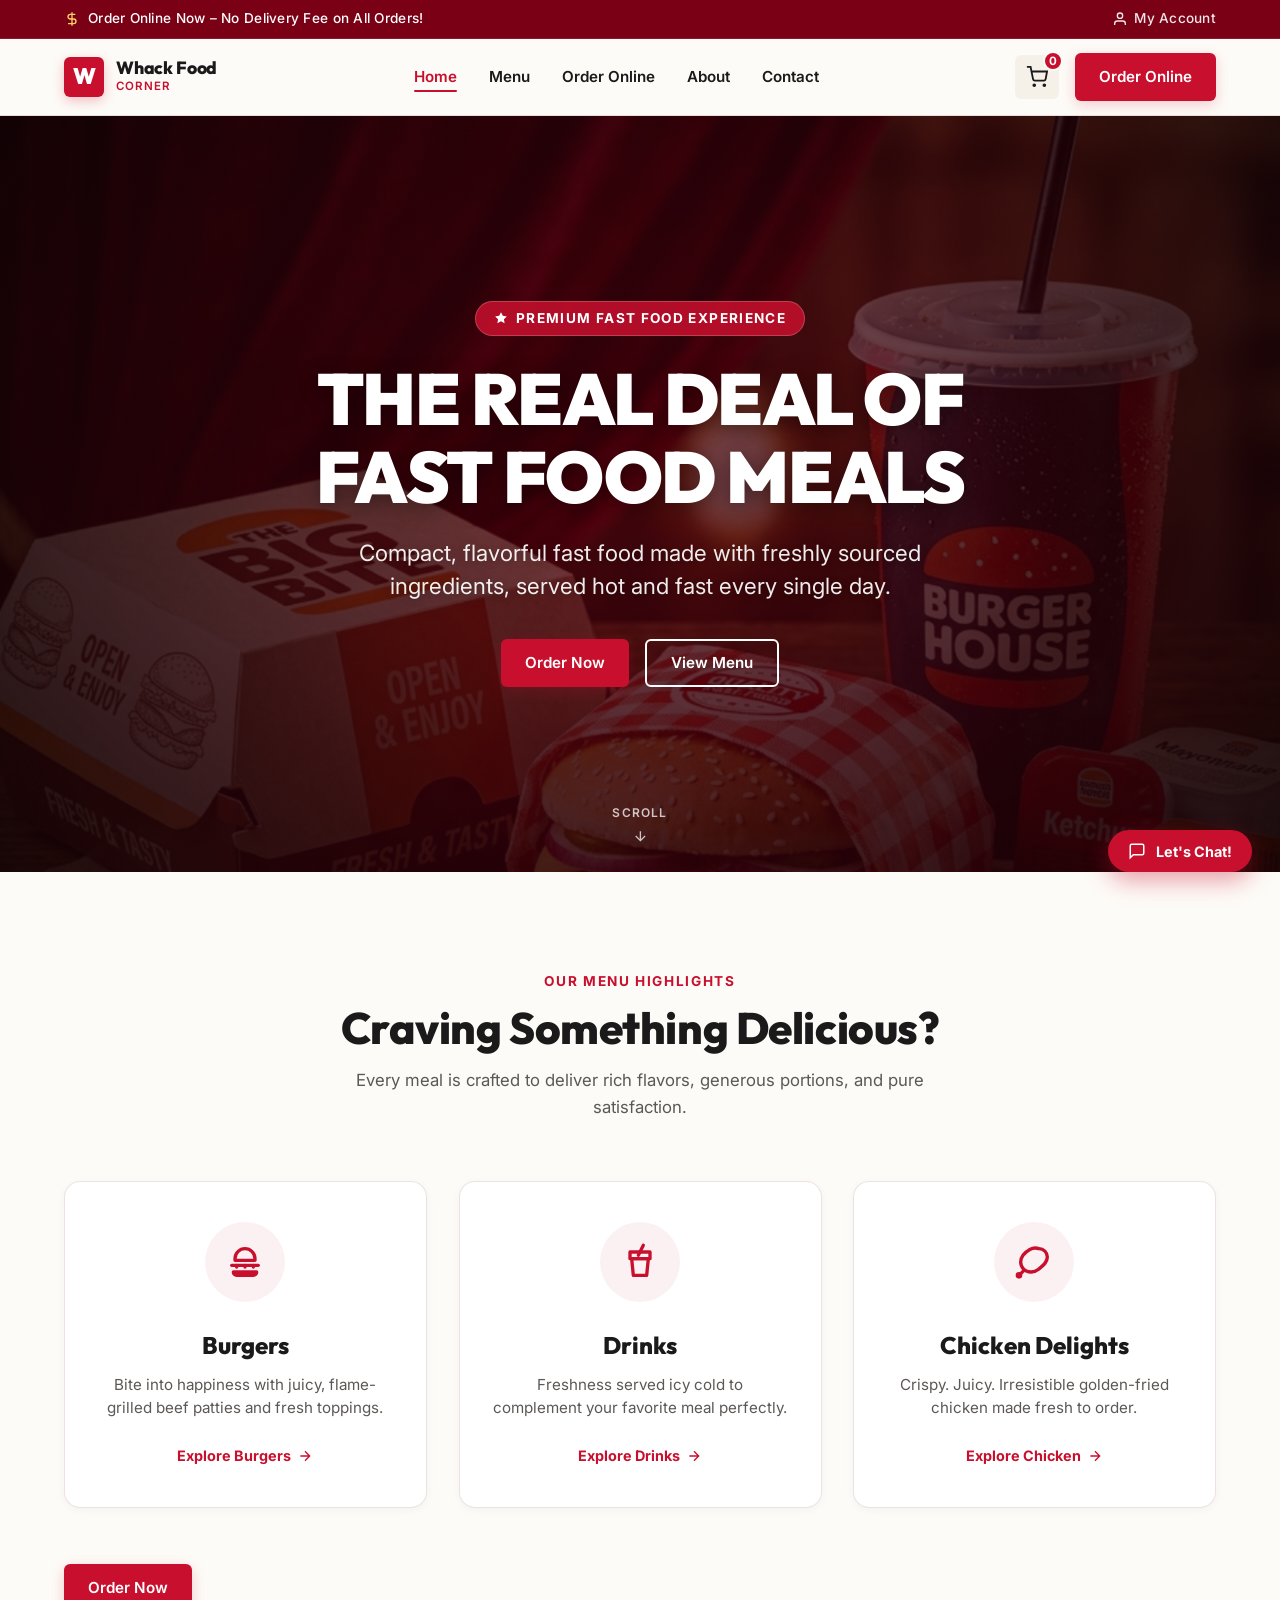
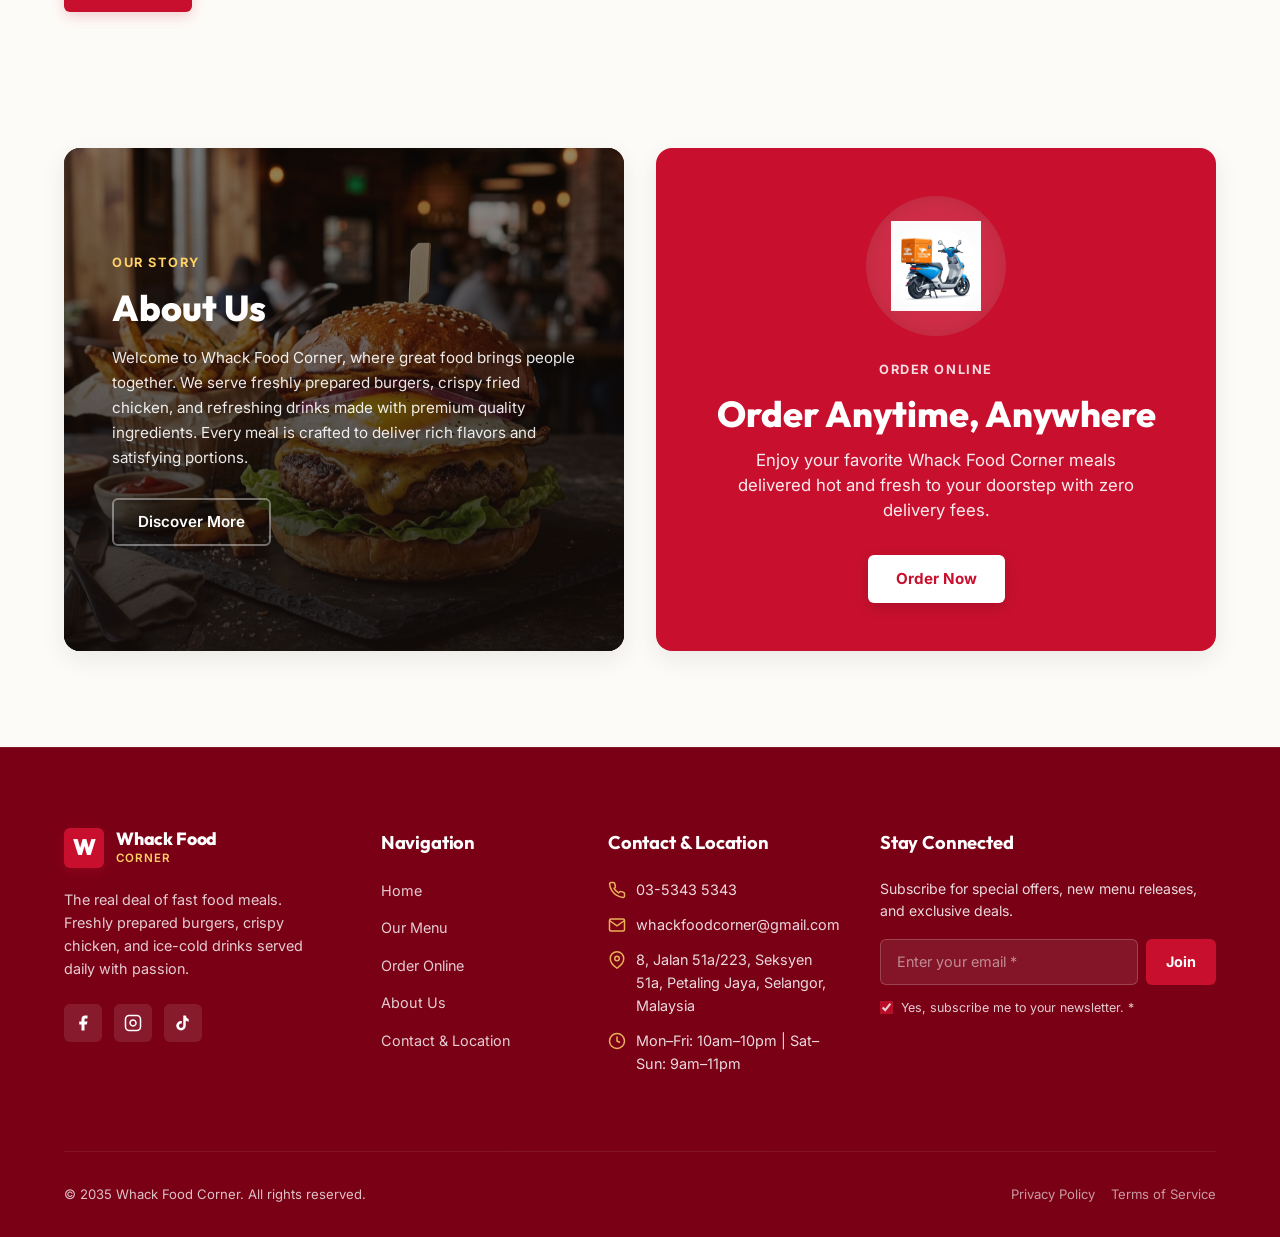
<file: Whack Food Corner Project Mockup/index.html>
<!DOCTYPE html>
<html lang="en">
<head>
  <meta charset="UTF-8">
  <meta name="viewport" content="width=device-width, initial-scale=1.0">
  <title>Whack Food Corner | The Real Deal of Fast Food Meals</title>
  <meta name="description" content="Whack Food Corner serves freshly prepared burgers, crispy fried chicken, and refreshing drinks. Order online for fast delivery with no delivery fee!">
  <link rel="stylesheet" href="style.css">
</head>
<body>

  <!-- TOP ANNOUNCEMENT BAR -->
  <div class="top-bar">
    <div class="container">
      <div class="top-bar-text">
        <svg width="16" height="16" viewBox="0 0 24 24" fill="none" stroke="currentColor" stroke-width="2"><path d="M12 2v20M17 5H9.5a3.5 3.5 0 0 0 0 7h5a3.5 3.5 0 0 1 0 7H6"/></svg>
        <span>Order Online Now – No Delivery Fee on All Orders!</span>
      </div>
      <a href="account.html" class="top-bar-user">
        <svg width="16" height="16" viewBox="0 0 24 24" fill="none" stroke="currentColor" stroke-width="2"><path d="M20 21v-2a4 4 0 0 0-4-4H8a4 4 0 0 0-4 4v2"/><circle cx="12" cy="7" r="4"/></svg>
        <span>My Account</span>
      </a>
    </div>
  </div>

  <!-- MAIN HEADER & NAVIGATION -->
  <header class="site-header">
    <div class="container nav-wrapper">
      <a href="index.html" class="brand-logo">
        <div class="logo-badge">W</div>
        <div class="logo-text">
          <span class="logo-title">Whack Food</span>
          <span class="logo-subtitle">Corner</span>
        </div>
      </a>

      <nav>
        <ul class="nav-links">
          <li><a href="index.html" class="nav-link active">Home</a></li>
          <li><a href="menu.html" class="nav-link">Menu</a></li>
          <li><a href="order.html" class="nav-link">Order Online</a></li>
          <li><a href="about.html" class="nav-link">About</a></li>
          <li><a href="contact.html" class="nav-link">Contact</a></li>
        </ul>
      </nav>

      <div class="nav-actions">
        <a href="cart.html" class="cart-trigger" aria-label="Shopping Cart">
          <svg width="22" height="22" viewBox="0 0 24 24" fill="none" stroke="currentColor" stroke-width="2"><circle cx="9" cy="21" r="1"/><circle cx="20" cy="21" r="1"/><path d="M1 1h4l2.68 13.39a2 2 0 0 0 2 1.61h9.72a2 2 0 0 0 2-1.61L23 6H6"/></svg>
          <span class="cart-badge">0</span>
        </a>
        <a href="order.html" class="btn-primary">Order Online</a>
        <button class="mobile-toggle" aria-label="Toggle navigation menu">
          <span></span>
          <span></span>
          <span></span>
        </button>
      </div>
    </div>
  </header>

  <!-- HERO SECTION -->
  <section class="hero-section">
    <div class="parallax-container">
      <img src="assets/hero-bg.png" alt="Whack Food Corner Feast Background" class="parallax-bg hero-bg">
    </div>
    <div class="hero-overlay"></div>
    <div class="container hero-content">
      <div class="hero-tagline">
        <svg width="14" height="14" viewBox="0 0 24 24" fill="currentColor"><polygon points="12 2 15.09 8.26 22 9.27 17 14.14 18.18 21.02 12 17.77 5.82 21.02 7 14.14 2 9.27 8.91 8.26 12 2"/></svg>
        Premium Fast Food Experience
      </div>
      <h1 class="hero-title">The Real Deal of Fast Food Meals</h1>
      <p class="hero-subtitle">Compact, flavorful fast food made with freshly sourced ingredients, served hot and fast every single day.</p>
      <div class="hero-ctas">
        <a href="order.html" class="btn-primary">Order Now</a>
        <a href="menu.html" class="btn-secondary" style="color: #ffffff; border-color: #ffffff;">View Menu</a>
      </div>
    </div>
    <div class="scroll-indicator">
      <span>Scroll</span>
      <svg width="16" height="16" viewBox="0 0 24 24" fill="none" stroke="currentColor" stroke-width="2"><path d="M12 5v14M19 12l-7 7-7-7"/></svg>
    </div>
  </section>

  <!-- CATEGORIES FEATURE SECTION -->
  <section id="categories" class="categories-section">
    <div class="container">
      <div class="section-header reveal-on-scroll">
        <span class="section-badge">Our Menu Highlights</span>
        <h2 class="section-title">Craving Something Delicious?</h2>
        <p class="section-description">Every meal is crafted to deliver rich flavors, generous portions, and pure satisfaction.</p>
      </div>

      <div class="category-grid">
        <div class="category-card reveal-on-scroll">
          <div class="category-icon-wrapper">
            <svg width="40" height="40" viewBox="0 0 24 24" fill="none" stroke="currentColor" stroke-width="2" stroke-linecap="round" stroke-linejoin="round">
              <path d="M6 10a6 6 0 0 1 12 0v1H6v-1z"/>
              <path d="M4 14h16"/>
              <path d="M5 18h14a2 2 0 0 1-2 2H7a2 2 0 0 1-2-2z"/>
              <line x1="7" y1="14" x2="7" y2="15"/>
              <line x1="12" y1="14" x2="12" y2="15"/>
              <line x1="17" y1="14" x2="17" y2="15"/>
            </svg>
          </div>
          <h3 class="category-title">Burgers</h3>
          <p class="category-subtitle">Bite into happiness with juicy, flame-grilled beef patties and fresh toppings.</p>
          <a href="order.html" class="category-link">
            <span>Explore Burgers</span>
            <svg width="16" height="16" viewBox="0 0 24 24" fill="none" stroke="currentColor" stroke-width="2"><path d="M5 12h14M12 5l7 7-7 7"/></svg>
          </a>
        </div>

        <div class="category-card reveal-on-scroll">
          <div class="category-icon-wrapper">
            <svg width="40" height="40" viewBox="0 0 24 24" fill="none" stroke="currentColor" stroke-width="2" stroke-linecap="round" stroke-linejoin="round">
              <path d="M7 10h10l-1 10H8L7 10z"/>
              <path d="M6 6h12v4H6z"/>
              <line x1="14" y1="2" x2="11" y2="8"/>
            </svg>
          </div>
          <h3 class="category-title">Drinks</h3>
          <p class="category-subtitle">Freshness served icy cold to complement your favorite meal perfectly.</p>
          <a href="order.html" class="category-link">
            <span>Explore Drinks</span>
            <svg width="16" height="16" viewBox="0 0 24 24" fill="none" stroke="currentColor" stroke-width="2"><path d="M5 12h14M12 5l7 7-7 7"/></svg>
          </a>
        </div>

        <div class="category-card reveal-on-scroll">
          <div class="category-icon-wrapper">
            <svg width="40" height="40" viewBox="0 0 24 24" fill="none" stroke="currentColor" stroke-width="2" stroke-linecap="round" stroke-linejoin="round">
              <path d="M15 4a5 5 0 0 1 5 5c0 3.5-3 5.5-5.5 7.5a6.5 6.5 0 0 1-4.5 1.5 6 6 0 0 1-6-6c0-2.5 2-5.5 5.5-7.5A6.5 6.5 0 0 1 15 4z"/>
              <path d="M6 17l-3 3"/>
              <circle cx="3" cy="20" r="1"/>
            </svg>
          </div>
          <h3 class="category-title">Chicken Delights</h3>
          <p class="category-subtitle">Crispy. Juicy. Irresistible golden-fried chicken made fresh to order.</p>
          <a href="order.html" class="category-link">
            <span>Explore Chicken</span>
            <svg width="16" height="16" viewBox="0 0 24 24" fill="none" stroke="currentColor" stroke-width="2"><path d="M5 12h14M12 5l7 7-7 7"/></svg>
          </a>
        </div>
      </div>

      <div class="category-cta-wrapper reveal-on-scroll">
        <a href="order.html" class="btn-primary">Order Now</a>
      </div>
    </div>
  </section>

  <!-- ABOUT & ORDER SPLIT SECTION -->
  <section id="about" class="about-order-split">
    <div class="container">
      <div class="split-grid">
        <div class="split-card about-card reveal-on-scroll">
          <div class="parallax-container">
            <img src="assets/about-bg.png" alt="Delicious Burger Close-up" class="parallax-bg about-bg">
          </div>
          <div class="about-overlay"></div>
          <div class="about-content">
            <span class="card-tagline">Our Story</span>
            <h2 class="about-title">About Us</h2>
            <p class="about-text">
              Welcome to Whack Food Corner, where great food brings people together. We serve freshly prepared burgers, crispy fried chicken, and refreshing drinks made with premium quality ingredients. Every meal is crafted to deliver rich flavors and satisfying portions.
            </p>
            <div>
              <a href="about.html" class="btn-secondary" style="color: #ffffff; border-color: rgba(255,255,255,0.4);">Discover More</a>
            </div>
          </div>
        </div>

        <div id="order" class="split-card order-card reveal-on-scroll">
          <div class="order-graphic-wrapper">
            <img src="assets/delivery-scooter.png" alt="Fast Delivery Scooter" style="max-height: 90px; object-fit: contain;">
          </div>
          <span class="card-tagline" style="color: rgba(255,255,255,0.85);">Order Online</span>
          <h2 class="order-title">Order Anytime, Anywhere</h2>
          <p class="order-subtitle">Enjoy your favorite Whack Food Corner meals delivered hot and fresh to your doorstep with zero delivery fees.</p>
          <a href="order.html" class="btn-inverse">Order Now</a>
        </div>
      </div>
    </div>
  </section>

  <!-- FLOATING CHAT WIDGET -->
  <div class="floating-chat-container">
    <div class="chat-window-modal">
      <div class="chat-modal-header">
        <div style="display:flex; align-items:center; gap:8px;">
          <div style="width:8px; height:8px; background:#2E7D32; border-radius:50%;"></div>
          <span style="font-weight:700; font-size:0.9rem;">Whack Live Support</span>
        </div>
        <button class="chat-close-btn" style="color:#fff; font-size:1.2rem;">&times;</button>
      </div>
      <div class="chat-modal-body">
        <div class="chat-msg chat-msg-bot">
          👋 Hi there! Welcome to Whack Food Corner. Need help with online ordering or opening hours?
        </div>
      </div>
      <div class="chat-modal-footer">
        <input type="text" class="chat-input" placeholder="Type your message...">
        <button class="btn-primary chat-send-btn" style="height:38px; padding:0 14px; border-radius:9999px;">Send</button>
      </div>
    </div>
    <button class="chat-trigger-btn">
      <svg width="18" height="18" viewBox="0 0 24 24" fill="none" stroke="currentColor" stroke-width="2"><path d="M21 15a2 2 0 0 1-2 2H7l-4 4V5a2 2 0 0 1 2-2h14a2 2 0 0 1 2 2z"/></svg>
      <span>Let's Chat!</span>
    </button>
  </div>

  <!-- FOOTER SECTION -->
  <footer class="site-footer">
    <div class="container">
      <div class="footer-grid">
        <div class="footer-col-brand">
          <a href="index.html" class="brand-logo">
            <div class="logo-badge">W</div>
            <div class="logo-text">
              <span class="logo-title">Whack Food</span>
              <span class="logo-subtitle">Corner</span>
            </div>
          </a>
          <p class="footer-brand-desc">The real deal of fast food meals. Freshly prepared burgers, crispy chicken, and ice-cold drinks served daily with passion.</p>
          <div class="social-links">
            <a href="#" class="social-icon" aria-label="Facebook">
              <svg width="18" height="18" viewBox="0 0 24 24" fill="currentColor"><path d="M18 2h-3a5 5 0 0 0-5 5v3H7v4h3v8h4v-8h3l1-4h-4V7a1 1 0 0 1 1-1h3z"/></svg>
            </a>
            <a href="#" class="social-icon" aria-label="Instagram">
              <svg width="18" height="18" viewBox="0 0 24 24" fill="none" stroke="currentColor" stroke-width="2"><rect x="2" y="2" width="20" height="20" rx="5" ry="5"/><path d="M16 11.37A4 4 0 1 1 12.63 8 4 4 0 0 1 16 11.37z"/><line x1="17.5" y1="6.5" x2="17.51" y2="6.5"/></svg>
            </a>
            <a href="#" class="social-icon" aria-label="TikTok">
              <svg width="18" height="18" viewBox="0 0 24 24" fill="currentColor"><path d="M19.59 6.69a4.83 4.83 0 0 1-3.77-4.25V2h-3.45v13.67a2.89 2.89 0 0 1-5.2 1.74 2.89 2.89 0 0 1 2.31-4.64 2.93 2.93 0 0 1 .88.13V9.4a6.84 6.84 0 0 0-1-.05A6.33 6.33 0 0 0 3 15.68 6.34 6.34 0 0 0 9.34 22a6.33 6.33 0 0 0 6.33-6.33V9.05a8.16 8.16 0 0 0 3.92 1.15V6.69z"/></svg>
            </a>
          </div>
        </div>

        <div>
          <h4 class="footer-col-title">Navigation</h4>
          <ul class="footer-links">
            <li><a href="index.html" class="footer-link">Home</a></li>
            <li><a href="menu.html" class="footer-link">Our Menu</a></li>
            <li><a href="order.html" class="footer-link">Order Online</a></li>
            <li><a href="about.html" class="footer-link">About Us</a></li>
            <li><a href="contact.html" class="footer-link">Contact & Location</a></li>
          </ul>
        </div>

        <div>
          <h4 class="footer-col-title">Contact & Location</h4>
          <div class="footer-info-item">
            <svg width="18" height="18" viewBox="0 0 24 24" fill="none" stroke="#FFD166" stroke-width="2"><path d="M22 16.92v3a2 2 0 0 1-2.18 2 19.79 19.79 0 0 1-8.63-3.07 19.5 19.5 0 0 1-6-6 19.79 19.79 0 0 1-3.07-8.67A2 2 0 0 1 4.11 2h3a2 2 0 0 1 2 1.72 12.84 12.84 0 0 0 .7 2.81 2 2 0 0 1-.45 2.11L8.09 9.91a16 16 0 0 0 6 6l1.27-1.27a2 2 0 0 1 2.11-.45 12.84 12.84 0 0 0 2.81.7A2 2 0 0 1 22 16.92z"/></svg>
            <span>03-5343 5343</span>
          </div>
          <div class="footer-info-item">
            <svg width="18" height="18" viewBox="0 0 24 24" fill="none" stroke="#FFD166" stroke-width="2"><path d="M4 4h16c1.1 0 2 .9 2 2v12c0 1.1-.9 2-2 2H4c-1.1 0-2-.9-2-2V6c0-1.1.9-2 2-2z"/><polyline points="22,6 12,13 2,6"/></svg>
            <span>whackfoodcorner@gmail.com</span>
          </div>
          <div class="footer-info-item">
            <svg width="18" height="18" viewBox="0 0 24 24" fill="none" stroke="#FFD166" stroke-width="2"><path d="M21 10c0 7-9 13-9 13s-9-6-9-13a9 9 0 0 1 18 0z"/><circle cx="12" cy="10" r="3"/></svg>
            <span>8, Jalan 51a/223, Seksyen 51a, Petaling Jaya, Selangor, Malaysia</span>
          </div>
          <div class="footer-info-item" style="margin-top: 10px;">
            <svg width="18" height="18" viewBox="0 0 24 24" fill="none" stroke="#FFD166" stroke-width="2"><circle cx="12" cy="12" r="10"/><polyline points="12 6 12 12 16 14"/></svg>
            <span>Mon–Fri: 10am–10pm | Sat–Sun: 9am–11pm</span>
          </div>
        </div>

        <div>
          <h4 class="footer-col-title">Stay Connected</h4>
          <p style="font-size: 0.88rem; opacity: 0.85; margin-bottom: 16px;">Subscribe for special offers, new menu releases, and exclusive deals.</p>
          <form class="newsletter-form" onsubmit="event.preventDefault(); alert('Thank you for subscribing to Whack Food Corner!');">
            <div class="newsletter-input-group">
              <input type="email" class="newsletter-input" placeholder="Enter your email *" required>
              <button type="submit" class="btn-newsletter">Join</button>
            </div>
            <label class="checkbox-label">
              <input type="checkbox" required checked>
              <span>Yes, subscribe me to your newsletter. *</span>
            </label>
          </form>
        </div>
      </div>

      <div class="footer-bottom">
        <div>© 2035 Whack Food Corner. All rights reserved.</div>
        <div style="display: flex; gap: 16px;">
          <a href="#" style="opacity: 0.8;">Privacy Policy</a>
          <a href="#" style="opacity: 0.8;">Terms of Service</a>
        </div>
      </div>
    </div>
  </footer>

  <script src="main.js"></script>
</body>
</html>
</file>
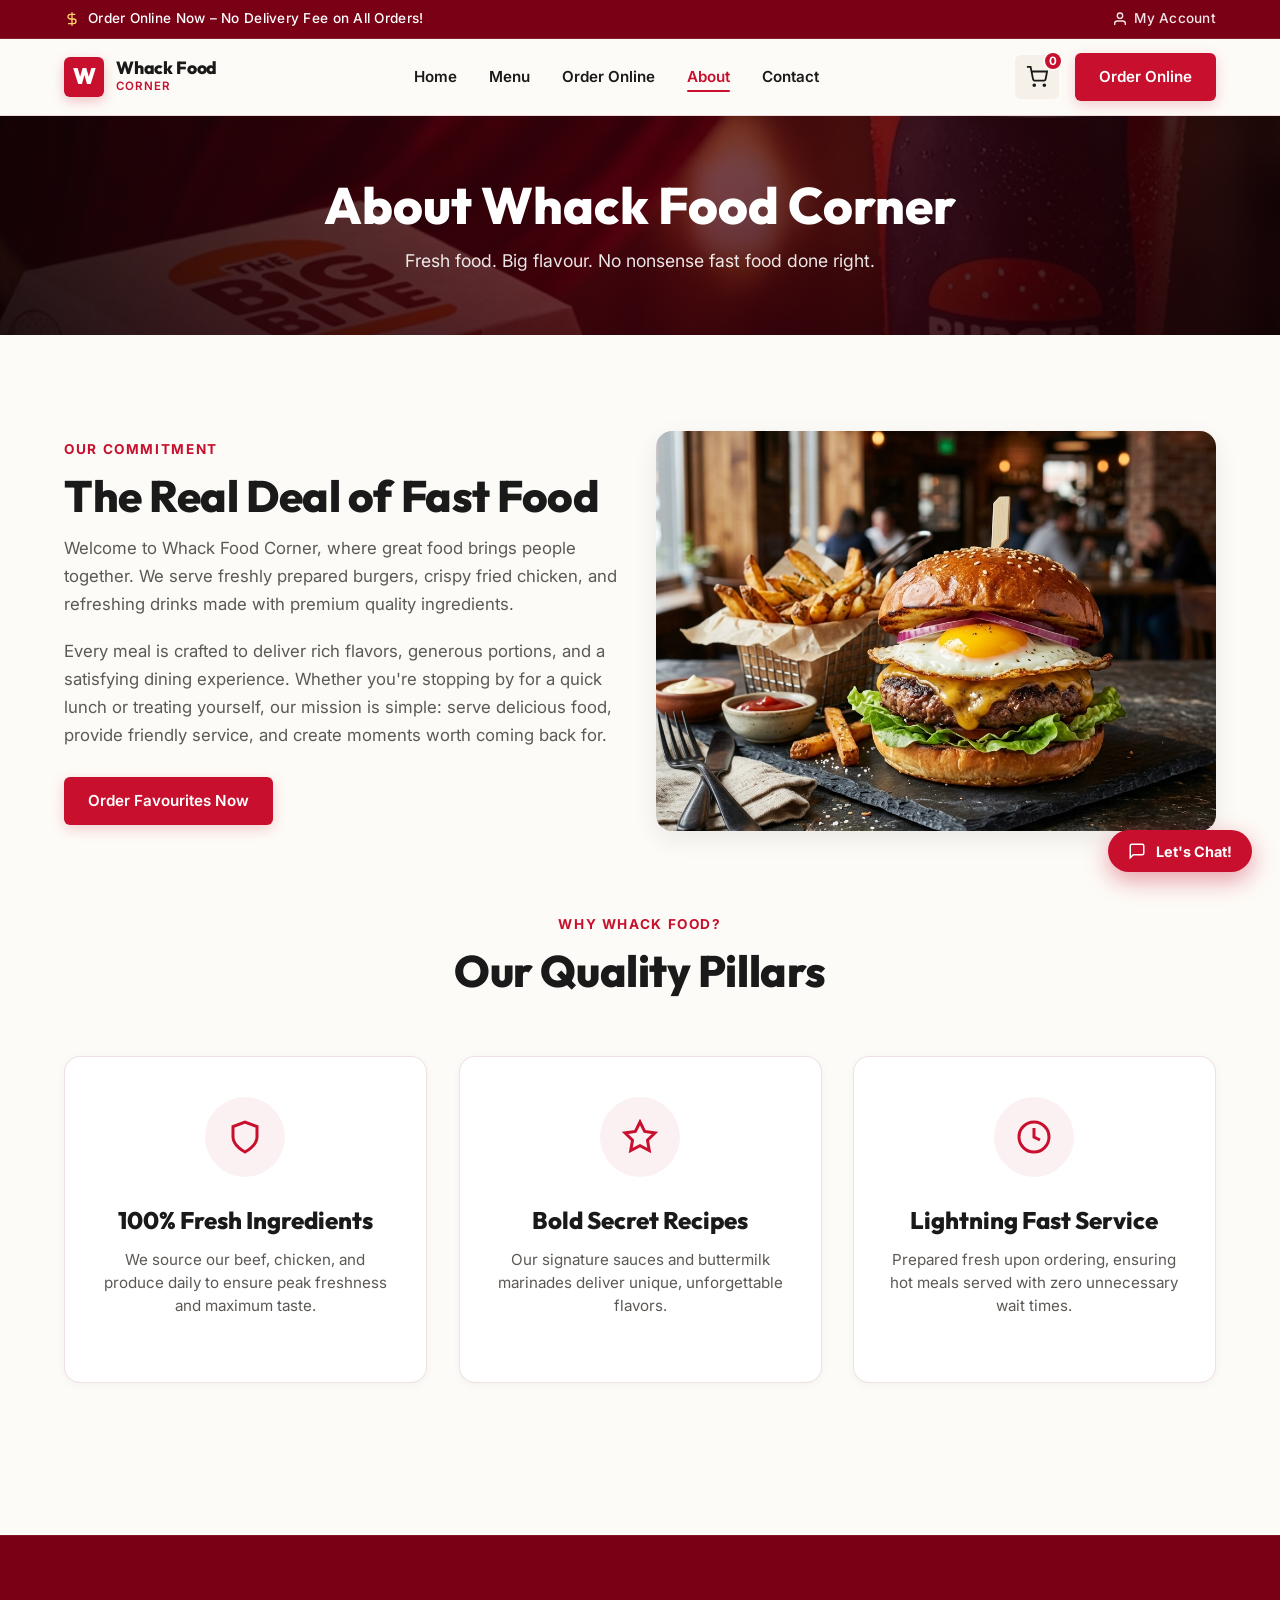
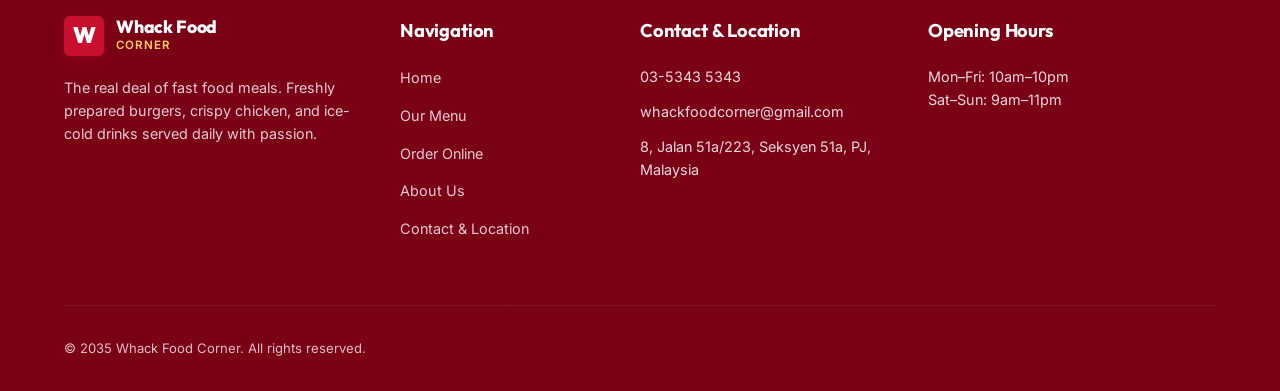
<file: Whack Food Corner Project Mockup/about.html>
<!DOCTYPE html>
<html lang="en">
<head>
  <meta charset="UTF-8">
  <meta name="viewport" content="width=device-width, initial-scale=1.0">
  <title>About Us | Whack Food Corner</title>
  <meta name="description" content="Learn about Whack Food Corner: Fresh food, big flavour, and no nonsense fast food experience in Petaling Jaya.">
  <link rel="stylesheet" href="style.css">
</head>
<body>

  <!-- TOP ANNOUNCEMENT BAR -->
  <div class="top-bar">
    <div class="container">
      <div class="top-bar-text">
        <svg width="16" height="16" viewBox="0 0 24 24" fill="none" stroke="currentColor" stroke-width="2"><path d="M12 2v20M17 5H9.5a3.5 3.5 0 0 0 0 7h5a3.5 3.5 0 0 1 0 7H6"/></svg>
        <span>Order Online Now – No Delivery Fee on All Orders!</span>
      </div>
      <a href="account.html" class="top-bar-user">
        <svg width="16" height="16" viewBox="0 0 24 24" fill="none" stroke="currentColor" stroke-width="2"><path d="M20 21v-2a4 4 0 0 0-4-4H8a4 4 0 0 0-4 4v2"/><circle cx="12" cy="7" r="4"/></svg>
        <span>My Account</span>
      </a>
    </div>
  </div>

  <!-- HEADER NAVIGATION -->
  <header class="site-header">
    <div class="container nav-wrapper">
      <a href="index.html" class="brand-logo">
        <div class="logo-badge">W</div>
        <div class="logo-text">
          <span class="logo-title">Whack Food</span>
          <span class="logo-subtitle">Corner</span>
        </div>
      </a>

      <nav>
        <ul class="nav-links">
          <li><a href="index.html" class="nav-link">Home</a></li>
          <li><a href="menu.html" class="nav-link">Menu</a></li>
          <li><a href="order.html" class="nav-link">Order Online</a></li>
          <li><a href="about.html" class="nav-link active">About</a></li>
          <li><a href="contact.html" class="nav-link">Contact</a></li>
        </ul>
      </nav>

      <div class="nav-actions">
        <a href="cart.html" class="cart-trigger" aria-label="Shopping Cart">
          <svg width="22" height="22" viewBox="0 0 24 24" fill="none" stroke="currentColor" stroke-width="2"><circle cx="9" cy="21" r="1"/><circle cx="20" cy="21" r="1"/><path d="M1 1h4l2.68 13.39a2 2 0 0 0 2 1.61h9.72a2 2 0 0 0 2-1.61L23 6H6"/></svg>
          <span class="cart-badge">0</span>
        </a>
        <a href="order.html" class="btn-primary">Order Online</a>
      </div>
    </div>
  </header>

  <!-- PAGE HERO -->
  <section class="page-hero">
    <div class="parallax-container">
      <img src="assets/hero-bg.png" alt="Whack Food Feast" class="parallax-bg">
    </div>
    <div class="hero-overlay"></div>
    <div class="container page-hero-content">
      <h1 class="page-hero-title">About Whack Food Corner</h1>
      <p class="page-hero-subtitle">Fresh food. Big flavour. No nonsense fast food done right.</p>
    </div>
  </section>

  <!-- ABOUT CONTENT SECTION -->
  <main class="categories-section">
    <div class="container">
      <!-- 2-COLUMN SPLIT -->
      <div class="split-grid" style="align-items:center; margin-bottom:80px;">
        <div class="reveal-on-scroll">
          <span class="section-badge">Our Commitment</span>
          <h2 class="section-title">The Real Deal of Fast Food</h2>
          <p style="color:var(--color-text-muted); font-size:1.05rem; margin-bottom:20px; line-height:1.65;">
            Welcome to Whack Food Corner, where great food brings people together. We serve freshly prepared burgers, crispy fried chicken, and refreshing drinks made with premium quality ingredients.
          </p>
          <p style="color:var(--color-text-muted); font-size:1.05rem; margin-bottom:28px; line-height:1.65;">
            Every meal is crafted to deliver rich flavors, generous portions, and a satisfying dining experience. Whether you're stopping by for a quick lunch or treating yourself, our mission is simple: serve delicious food, provide friendly service, and create moments worth coming back for.
          </p>
          <a href="order.html" class="btn-primary">Order Favourites Now</a>
        </div>

        <div class="reveal-on-scroll" style="border-radius:var(--radius-lg); overflow:hidden; box-shadow:var(--shadow-md);">
          <img src="assets/about-bg.png" alt="Gourmet Burger Close up" style="width:100%; height:400px; object-fit:cover;">
        </div>
      </div>

      <!-- 3 PILLARS GRID -->
      <div class="section-header reveal-on-scroll">
        <span class="section-badge">Why Whack Food?</span>
        <h2 class="section-title">Our Quality Pillars</h2>
      </div>

      <div class="category-grid">
        <div class="category-card reveal-on-scroll">
          <div class="category-icon-wrapper">
            <svg width="36" height="36" viewBox="0 0 24 24" fill="none" stroke="currentColor" stroke-width="2"><path d="M12 22s8-4 8-10V5l-8-3-8 3v7c0 6 8 10 8 10z"/></svg>
          </div>
          <h3 class="category-title">100% Fresh Ingredients</h3>
          <p class="category-subtitle">We source our beef, chicken, and produce daily to ensure peak freshness and maximum taste.</p>
        </div>

        <div class="category-card reveal-on-scroll">
          <div class="category-icon-wrapper">
            <svg width="36" height="36" viewBox="0 0 24 24" fill="none" stroke="currentColor" stroke-width="2"><polygon points="12 2 15.09 8.26 22 9.27 17 14.14 18.18 21.02 12 17.77 5.82 21.02 7 14.14 2 9.27 8.91 8.26 12 2"/></svg>
          </div>
          <h3 class="category-title">Bold Secret Recipes</h3>
          <p class="category-subtitle">Our signature sauces and buttermilk marinades deliver unique, unforgettable flavors.</p>
        </div>

        <div class="category-card reveal-on-scroll">
          <div class="category-icon-wrapper">
            <svg width="36" height="36" viewBox="0 0 24 24" fill="none" stroke="currentColor" stroke-width="2"><circle cx="12" cy="12" r="10"/><polyline points="12 6 12 12 16 14"/></svg>
          </div>
          <h3 class="category-title">Lightning Fast Service</h3>
          <p class="category-subtitle">Prepared fresh upon ordering, ensuring hot meals served with zero unnecessary wait times.</p>
        </div>
      </div>
    </div>
  </main>

  <!-- FLOATING CHAT WIDGET -->
  <div class="floating-chat-container">
    <div class="chat-window-modal">
      <div class="chat-modal-header">
        <div style="display:flex; align-items:center; gap:8px;">
          <div style="width:8px; height:8px; background:#2E7D32; border-radius:50%;"></div>
          <span style="font-weight:700; font-size:0.9rem;">Whack Live Support</span>
        </div>
        <button class="chat-close-btn" style="color:#fff; font-size:1.2rem;">&times;</button>
      </div>
      <div class="chat-modal-body">
        <div class="chat-msg chat-msg-bot">
          Want to know more about our story or food sourcing? Let's chat!
        </div>
      </div>
      <div class="chat-modal-footer">
        <input type="text" class="chat-input" placeholder="Type your message...">
        <button class="btn-primary chat-send-btn" style="height:38px; padding:0 14px; border-radius:9999px;">Send</button>
      </div>
    </div>
    <button class="chat-trigger-btn">
      <svg width="18" height="18" viewBox="0 0 24 24" fill="none" stroke="currentColor" stroke-width="2"><path d="M21 15a2 2 0 0 1-2 2H7l-4 4V5a2 2 0 0 1 2-2h14a2 2 0 0 1 2 2z"/></svg>
      <span>Let's Chat!</span>
    </button>
  </div>

  <!-- FOOTER -->
  <footer class="site-footer">
    <div class="container">
      <div class="footer-grid">
        <div class="footer-col-brand">
          <a href="index.html" class="brand-logo">
            <div class="logo-badge">W</div>
            <div class="logo-text">
              <span class="logo-title">Whack Food</span>
              <span class="logo-subtitle">Corner</span>
            </div>
          </a>
          <p class="footer-brand-desc">The real deal of fast food meals. Freshly prepared burgers, crispy chicken, and ice-cold drinks served daily with passion.</p>
        </div>
        <div>
          <h4 class="footer-col-title">Navigation</h4>
          <ul class="footer-links">
            <li><a href="index.html" class="footer-link">Home</a></li>
            <li><a href="menu.html" class="footer-link">Our Menu</a></li>
            <li><a href="order.html" class="footer-link">Order Online</a></li>
            <li><a href="about.html" class="footer-link">About Us</a></li>
            <li><a href="contact.html" class="footer-link">Contact & Location</a></li>
          </ul>
        </div>
        <div>
          <h4 class="footer-col-title">Contact & Location</h4>
          <div class="footer-info-item"><span>03-5343 5343</span></div>
          <div class="footer-info-item"><span>whackfoodcorner@gmail.com</span></div>
          <div class="footer-info-item"><span>8, Jalan 51a/223, Seksyen 51a, PJ, Malaysia</span></div>
        </div>
        <div>
          <h4 class="footer-col-title">Opening Hours</h4>
          <p style="font-size: 0.9rem; opacity: 0.85;">Mon–Fri: 10am–10pm<br>Sat–Sun: 9am–11pm</p>
        </div>
      </div>
      <div class="footer-bottom">
        <div>© 2035 Whack Food Corner. All rights reserved.</div>
      </div>
    </div>
  </footer>

  <script src="main.js"></script>
</body>
</html>
</file>
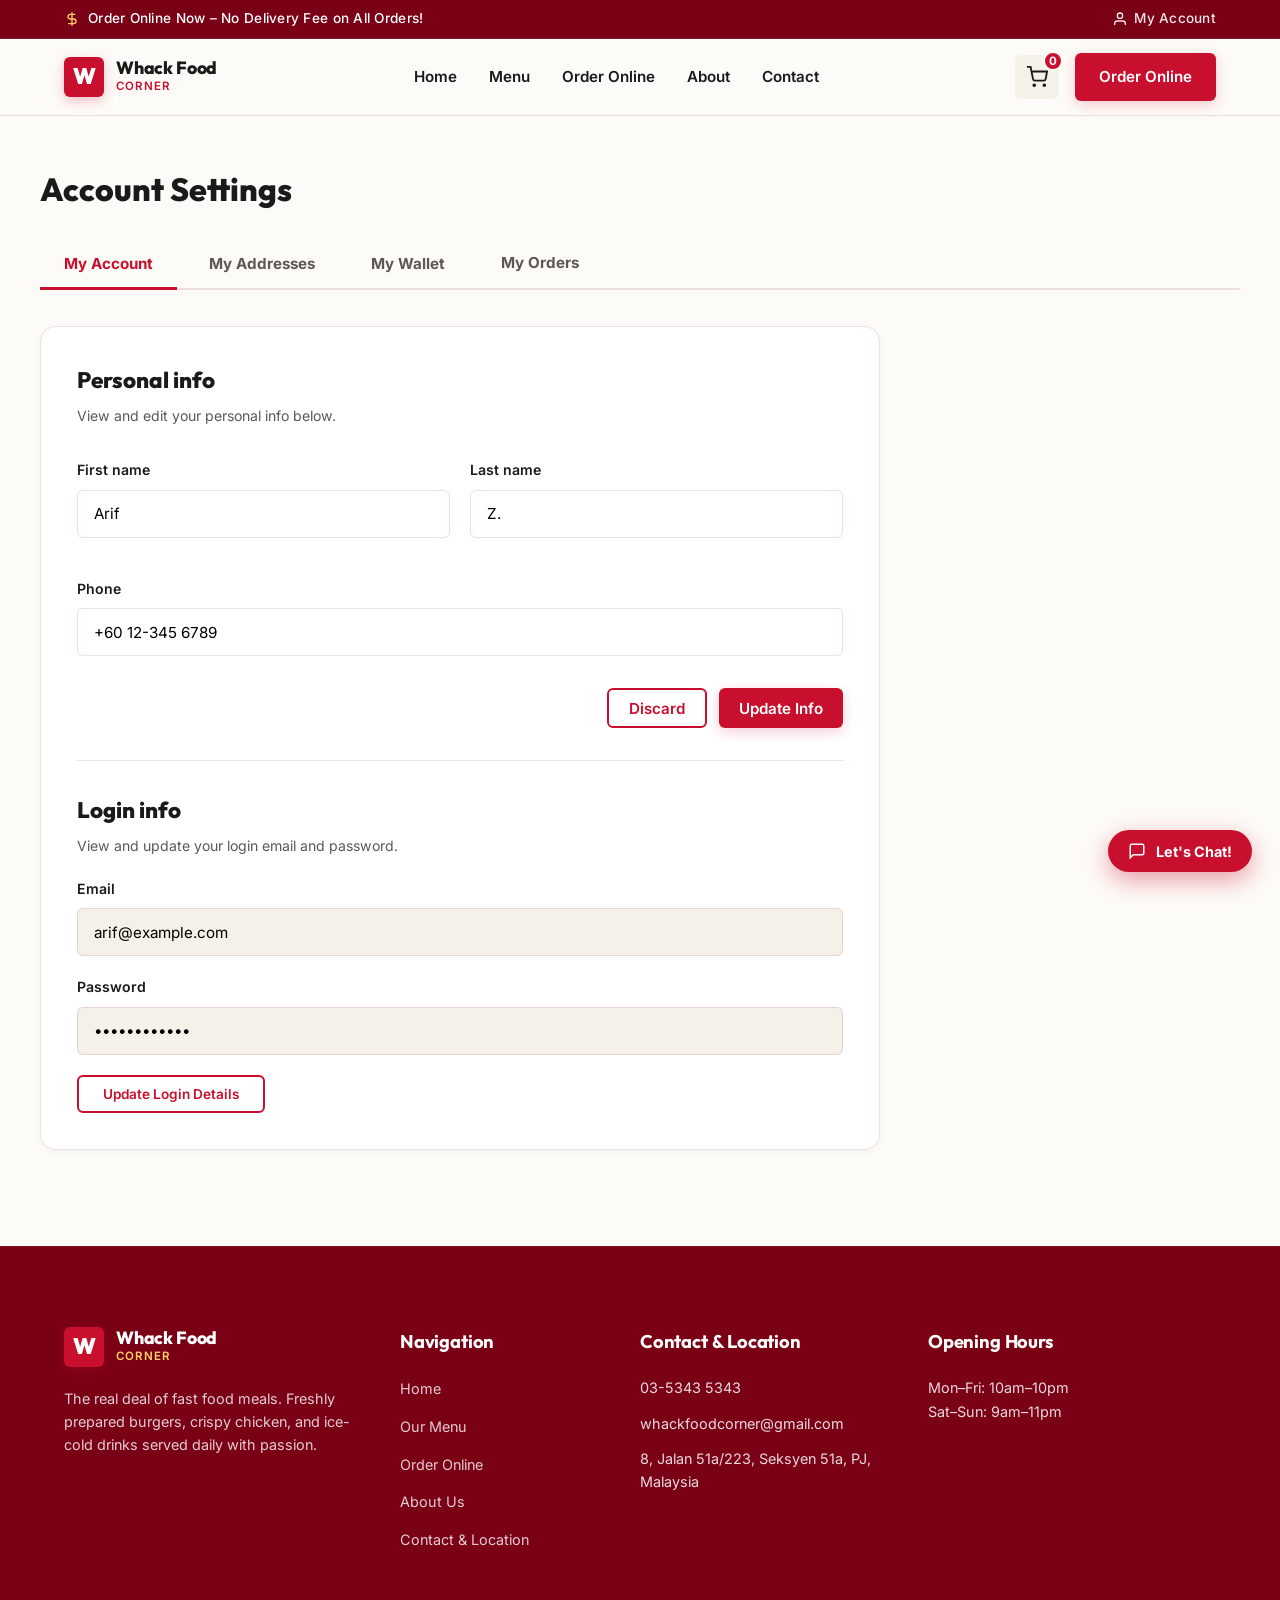
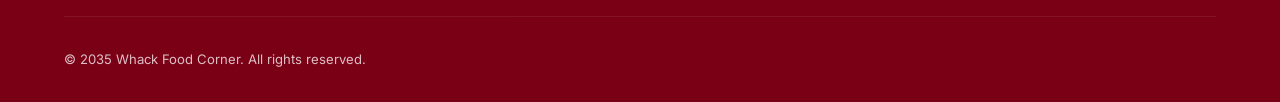
<file: Whack Food Corner Project Mockup/account.html>
<!DOCTYPE html>
<html lang="en">
<head>
  <meta charset="UTF-8">
  <meta name="viewport" content="width=device-width, initial-scale=1.0">
  <title>Account Settings | Whack Food Corner</title>
  <meta name="description" content="Manage your Whack Food Corner account details, addresses, and payment methods.">
  <link rel="stylesheet" href="style.css">
</head>
<body>

  <!-- TOP ANNOUNCEMENT BAR -->
  <div class="top-bar">
    <div class="container">
      <div class="top-bar-text">
        <svg width="16" height="16" viewBox="0 0 24 24" fill="none" stroke="currentColor" stroke-width="2"><path d="M12 2v20M17 5H9.5a3.5 3.5 0 0 0 0 7h5a3.5 3.5 0 0 1 0 7H6"/></svg>
        <span>Order Online Now – No Delivery Fee on All Orders!</span>
      </div>
      <a href="account.html" class="top-bar-user">
        <svg width="16" height="16" viewBox="0 0 24 24" fill="none" stroke="currentColor" stroke-width="2"><path d="M20 21v-2a4 4 0 0 0-4-4H8a4 4 0 0 0-4 4v2"/><circle cx="12" cy="7" r="4"/></svg>
        <span>My Account</span>
      </a>
    </div>
  </div>

  <!-- HEADER NAVIGATION -->
  <header class="site-header">
    <div class="container nav-wrapper">
      <a href="index.html" class="brand-logo">
        <div class="logo-badge">W</div>
        <div class="logo-text">
          <span class="logo-title">Whack Food</span>
          <span class="logo-subtitle">Corner</span>
        </div>
      </a>

      <nav>
        <ul class="nav-links">
          <li><a href="index.html" class="nav-link">Home</a></li>
          <li><a href="menu.html" class="nav-link">Menu</a></li>
          <li><a href="order.html" class="nav-link">Order Online</a></li>
          <li><a href="about.html" class="nav-link">About</a></li>
          <li><a href="contact.html" class="nav-link">Contact</a></li>
        </ul>
      </nav>

      <div class="nav-actions">
        <a href="cart.html" class="cart-trigger" aria-label="Shopping Cart">
          <svg width="22" height="22" viewBox="0 0 24 24" fill="none" stroke="currentColor" stroke-width="2"><circle cx="9" cy="21" r="1"/><circle cx="20" cy="21" r="1"/><path d="M1 1h4l2.68 13.39a2 2 0 0 0 2 1.61h9.72a2 2 0 0 0 2-1.61L23 6H6"/></svg>
          <span class="cart-badge">0</span>
        </a>
        <a href="order.html" class="btn-primary">Order Online</a>
      </div>
    </div>
  </header>

  <!-- ACCOUNT SETTINGS PORTAL CONTAINER -->
  <main class="portal-wrapper container">
    <h1 style="font-family:var(--font-heading); font-size:2rem; font-weight:800; margin-bottom:24px;">Account Settings</h1>

    <!-- WIX MEMBERS TABS CONCEPT -->
    <div class="portal-tabs">
      <button class="portal-tab active">My Account</button>
      <button class="portal-tab">My Addresses</button>
      <button class="portal-tab">My Wallet</button>
      <a href="orders.html" class="portal-tab">My Orders</a>
    </div>

    <!-- MAIN FORM CARD -->
    <div class="cart-card-main reveal-on-scroll" style="max-width:840px;">
      <div style="margin-bottom:32px;">
        <h2 style="font-family:var(--font-heading); font-size:1.4rem; font-weight:800; margin-bottom:6px;">Personal info</h2>
        <p style="font-size:0.88rem; color:var(--color-text-muted);">View and edit your personal info below.</p>
      </div>

      <form onsubmit="event.preventDefault(); alert('Account information updated successfully!');">
        <div style="display:grid; grid-template-columns:1fr 1fr; gap:20px; margin-bottom:20px;">
          <div class="form-group">
            <label class="form-label">First name</label>
            <input type="text" class="form-input" value="Arif">
          </div>
          <div class="form-group">
            <label class="form-label">Last name</label>
            <input type="text" class="form-input" value="Z.">
          </div>
        </div>

        <div class="form-group" style="margin-bottom:32px;">
          <label class="form-label">Phone</label>
          <input type="tel" class="form-input" value="+60 12-345 6789">
        </div>

        <div style="display:flex; justify-content:flex-end; gap:12px; padding-bottom:32px; border-bottom:1px solid var(--color-border); margin-bottom:32px;">
          <button type="button" class="btn-secondary" style="height:40px; padding:0 20px;">Discard</button>
          <button type="submit" class="btn-primary" style="height:40px; padding:0 20px;">Update Info</button>
        </div>

        <!-- LOGIN INFO SECTION -->
        <div>
          <h2 style="font-family:var(--font-heading); font-size:1.4rem; font-weight:800; margin-bottom:6px;">Login info</h2>
          <p style="font-size:0.88rem; color:var(--color-text-muted); margin-bottom:20px;">View and update your login email and password.</p>

          <div class="form-group">
            <label class="form-label">Email</label>
            <input type="email" class="form-input" value="arif@example.com" readonly style="background-color:var(--color-bg-subtle);">
          </div>
          <div class="form-group">
            <label class="form-label">Password</label>
            <input type="password" class="form-input" value="••••••••••••" readonly style="background-color:var(--color-bg-subtle);">
          </div>
          <button type="button" class="btn-secondary" style="height:38px; font-size:0.85rem;">Update Login Details</button>
        </div>
      </form>
    </div>
  </main>

  <!-- FLOATING CHAT WIDGET -->
  <div class="floating-chat-container">
    <div class="chat-window-modal">
      <div class="chat-modal-header">
        <div style="display:flex; align-items:center; gap:8px;">
          <div style="width:8px; height:8px; background:#2E7D32; border-radius:50%;"></div>
          <span style="font-weight:700; font-size:0.9rem;">Whack Live Support</span>
        </div>
        <button class="chat-close-btn" style="color:#fff; font-size:1.2rem;">&times;</button>
      </div>
      <div class="chat-modal-body">
        <div class="chat-msg chat-msg-bot">
          Need help updating your profile or saved addresses? Chat with us!
        </div>
      </div>
      <div class="chat-modal-footer">
        <input type="text" class="chat-input" placeholder="Type your message...">
        <button class="btn-primary chat-send-btn" style="height:38px; padding:0 14px; border-radius:9999px;">Send</button>
      </div>
    </div>
    <button class="chat-trigger-btn">
      <svg width="18" height="18" viewBox="0 0 24 24" fill="none" stroke="currentColor" stroke-width="2"><path d="M21 15a2 2 0 0 1-2 2H7l-4 4V5a2 2 0 0 1 2-2h14a2 2 0 0 1 2 2z"/></svg>
      <span>Let's Chat!</span>
    </button>
  </div>

  <!-- FOOTER -->
  <footer class="site-footer">
    <div class="container">
      <div class="footer-grid">
        <div class="footer-col-brand">
          <a href="index.html" class="brand-logo">
            <div class="logo-badge">W</div>
            <div class="logo-text">
              <span class="logo-title">Whack Food</span>
              <span class="logo-subtitle">Corner</span>
            </div>
          </a>
          <p class="footer-brand-desc">The real deal of fast food meals. Freshly prepared burgers, crispy chicken, and ice-cold drinks served daily with passion.</p>
        </div>
        <div>
          <h4 class="footer-col-title">Navigation</h4>
          <ul class="footer-links">
            <li><a href="index.html" class="footer-link">Home</a></li>
            <li><a href="menu.html" class="footer-link">Our Menu</a></li>
            <li><a href="order.html" class="footer-link">Order Online</a></li>
            <li><a href="about.html" class="footer-link">About Us</a></li>
            <li><a href="contact.html" class="footer-link">Contact & Location</a></li>
          </ul>
        </div>
        <div>
          <h4 class="footer-col-title">Contact & Location</h4>
          <div class="footer-info-item"><span>03-5343 5343</span></div>
          <div class="footer-info-item"><span>whackfoodcorner@gmail.com</span></div>
          <div class="footer-info-item"><span>8, Jalan 51a/223, Seksyen 51a, PJ, Malaysia</span></div>
        </div>
        <div>
          <h4 class="footer-col-title">Opening Hours</h4>
          <p style="font-size: 0.9rem; opacity: 0.85;">Mon–Fri: 10am–10pm<br>Sat–Sun: 9am–11pm</p>
        </div>
      </div>
      <div class="footer-bottom">
        <div>© 2035 Whack Food Corner. All rights reserved.</div>
      </div>
    </div>
  </footer>

  <script src="main.js"></script>
</body>
</html>
</file>
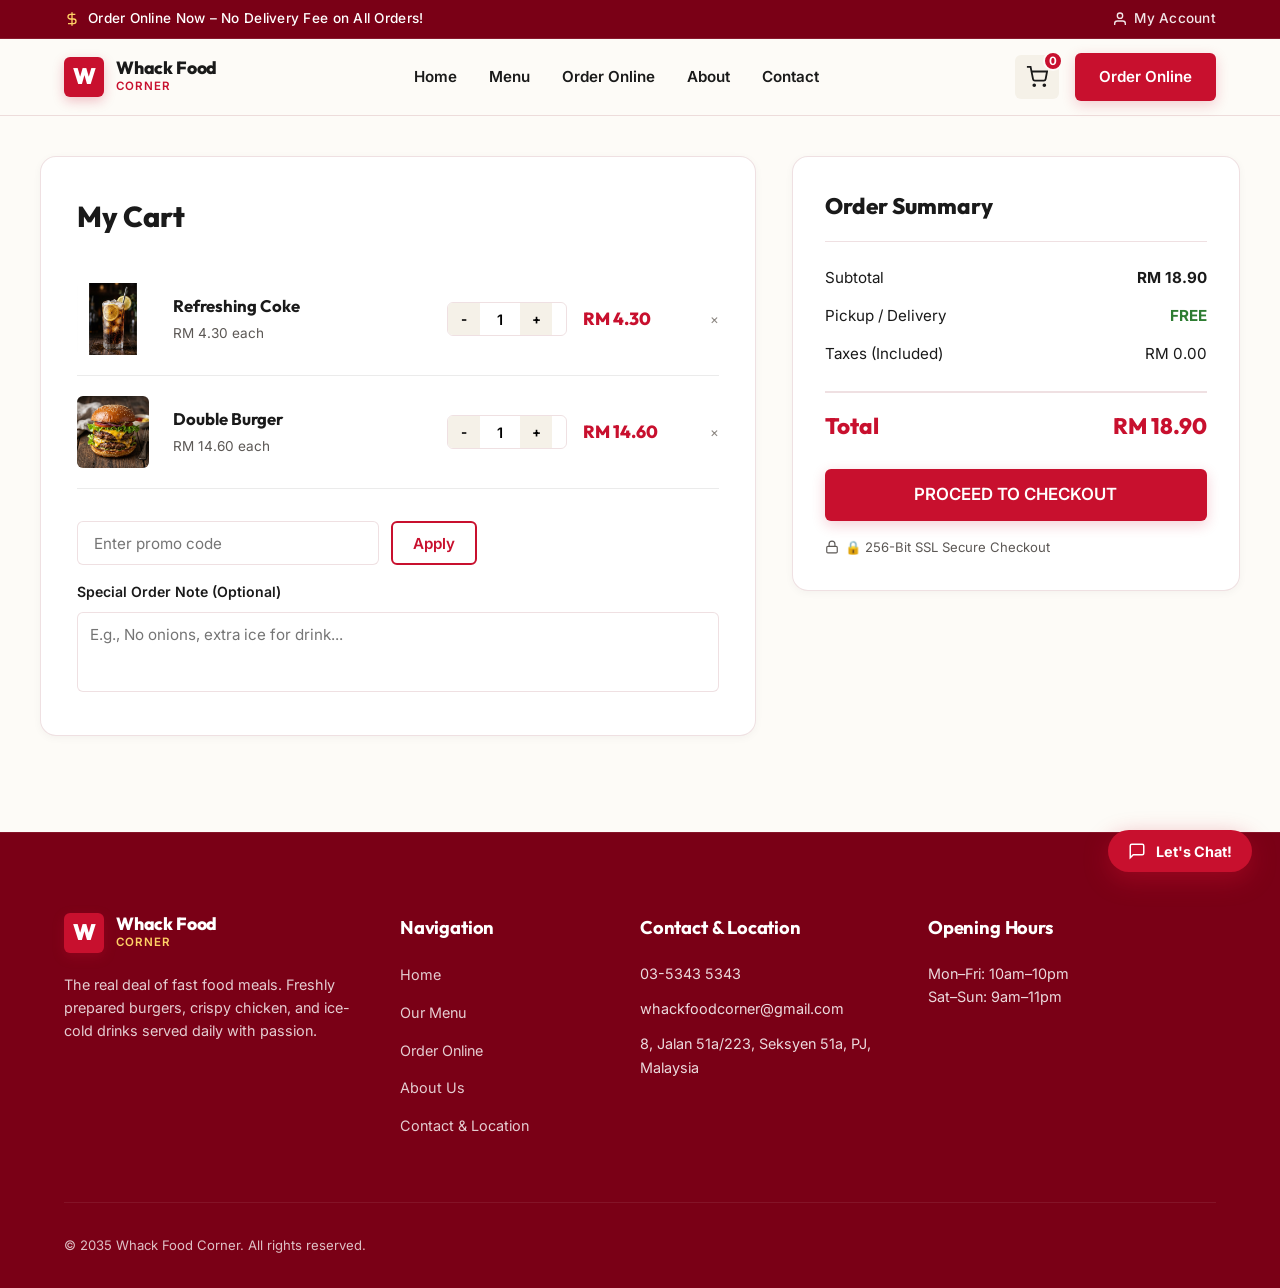
<file: Whack Food Corner Project Mockup/cart.html>
<!DOCTYPE html>
<html lang="en">
<head>
  <meta charset="UTF-8">
  <meta name="viewport" content="width=device-width, initial-scale=1.0">
  <title>My Cart | Whack Food Corner</title>
  <meta name="description" content="Review your food order cart, apply promo codes, and proceed to checkout.">
  <link rel="stylesheet" href="style.css">
</head>
<body>

  <!-- TOP ANNOUNCEMENT BAR -->
  <div class="top-bar">
    <div class="container">
      <div class="top-bar-text">
        <svg width="16" height="16" viewBox="0 0 24 24" fill="none" stroke="currentColor" stroke-width="2"><path d="M12 2v20M17 5H9.5a3.5 3.5 0 0 0 0 7h5a3.5 3.5 0 0 1 0 7H6"/></svg>
        <span>Order Online Now – No Delivery Fee on All Orders!</span>
      </div>
      <a href="account.html" class="top-bar-user">
        <svg width="16" height="16" viewBox="0 0 24 24" fill="none" stroke="currentColor" stroke-width="2"><path d="M20 21v-2a4 4 0 0 0-4-4H8a4 4 0 0 0-4 4v2"/><circle cx="12" cy="7" r="4"/></svg>
        <span>My Account</span>
      </a>
    </div>
  </div>

  <!-- HEADER NAVIGATION -->
  <header class="site-header">
    <div class="container nav-wrapper">
      <a href="index.html" class="brand-logo">
        <div class="logo-badge">W</div>
        <div class="logo-text">
          <span class="logo-title">Whack Food</span>
          <span class="logo-subtitle">Corner</span>
        </div>
      </a>

      <nav>
        <ul class="nav-links">
          <li><a href="index.html" class="nav-link">Home</a></li>
          <li><a href="menu.html" class="nav-link">Menu</a></li>
          <li><a href="order.html" class="nav-link">Order Online</a></li>
          <li><a href="about.html" class="nav-link">About</a></li>
          <li><a href="contact.html" class="nav-link">Contact</a></li>
        </ul>
      </nav>

      <div class="nav-actions">
        <a href="cart.html" class="cart-trigger active" aria-label="Shopping Cart">
          <svg width="22" height="22" viewBox="0 0 24 24" fill="none" stroke="currentColor" stroke-width="2"><circle cx="9" cy="21" r="1"/><circle cx="20" cy="21" r="1"/><path d="M1 1h4l2.68 13.39a2 2 0 0 0 2 1.61h9.72a2 2 0 0 0 2-1.61L23 6H6"/></svg>
          <span class="cart-badge">2</span>
        </a>
        <a href="order.html" class="btn-primary">Order Online</a>
      </div>
    </div>
  </header>

  <!-- CART MAIN SECTION -->
  <main class="cart-grid container">
    <!-- LEFT: ITEMS LIST & PROMO -->
    <div class="cart-card-main reveal-on-scroll">
      <h1 style="font-family:var(--font-heading); font-size:1.8rem; font-weight:800; margin-bottom:24px;">My Cart</h1>

      <div class="cart-items-container">
        <!-- Cart Item 1 -->
        <div class="cart-table-row">
          <img src="assets/coke-thumb.png" alt="Refreshing Coke" class="cart-item-thumb">
          <div>
            <h4 style="font-family:var(--font-heading); font-weight:700; font-size:1.05rem;">Refreshing Coke</h4>
            <span style="font-size:0.85rem; color:var(--color-text-muted);">RM 4.30 each</span>
          </div>
          <div class="qty-control">
            <button class="qty-btn">-</button>
            <input type="text" class="qty-input" value="1" readonly>
            <button class="qty-btn">+</button>
          </div>
          <span style="font-family:var(--font-heading); font-weight:800; font-size:1.1rem; color:var(--color-primary-red);">RM 4.30</span>
          <button style="color:var(--color-text-light); text-align:right;" title="Remove Item">&times;</button>
        </div>

        <!-- Cart Item 2 -->
        <div class="cart-table-row">
          <img src="assets/burger-thumb.png" alt="Double Burger" class="cart-item-thumb">
          <div>
            <h4 style="font-family:var(--font-heading); font-weight:700; font-size:1.05rem;">Double Burger</h4>
            <span style="font-size:0.85rem; color:var(--color-text-muted);">RM 14.60 each</span>
          </div>
          <div class="qty-control">
            <button class="qty-btn">-</button>
            <input type="text" class="qty-input" value="1" readonly>
            <button class="qty-btn">+</button>
          </div>
          <span style="font-family:var(--font-heading); font-weight:800; font-size:1.1rem; color:var(--color-primary-red);">RM 14.60</span>
          <button style="color:var(--color-text-light); text-align:right;" title="Remove Item">&times;</button>
        </div>
      </div>

      <!-- PROMO & NOTE FIELDS -->
      <div style="margin-top: 32px; display: flex; flex-direction: column; gap: 16px;">
        <div style="display:flex; gap:12px; max-width:400px;">
          <input type="text" class="form-input" placeholder="Enter promo code" style="height:44px;">
          <button class="btn-secondary" style="height:44px; padding:0 20px;">Apply</button>
        </div>
        <div>
          <label class="form-label">Special Order Note (Optional)</label>
          <textarea class="form-input" style="height:80px; padding:12px; resize:none;" placeholder="E.g., No onions, extra ice for drink..."></textarea>
        </div>
      </div>
    </div>

    <!-- RIGHT: ORDER SUMMARY -->
    <div>
      <div class="order-summary-card reveal-on-scroll">
        <h2 class="summary-title">Order Summary</h2>

        <div class="summary-row">
          <span>Subtotal</span>
          <span style="font-weight:700;">RM 18.90</span>
        </div>
        <div class="summary-row">
          <span>Pickup / Delivery</span>
          <span style="font-weight:700; color:var(--color-success);">FREE</span>
        </div>
        <div class="summary-row">
          <span>Taxes (Included)</span>
          <span>RM 0.00</span>
        </div>

        <div class="summary-total-row">
          <span>Total</span>
          <span>RM 18.90</span>
        </div>

        <a href="checkout.html" class="btn-primary" style="width:100%; height:52px; font-size:1.05rem;">PROCEED TO CHECKOUT</a>

        <div style="text-align:center; margin-top:16px; font-size:0.82rem; color:var(--color-text-muted); display:flex; align-items:center; justify-center; gap:6px;">
          <svg width="14" height="14" viewBox="0 0 24 24" fill="none" stroke="currentColor" stroke-width="2"><rect x="3" y="11" width="18" height="11" rx="2" ry="2"/><path d="M7 11V7a5 5 0 0 1 10 0v4"/></svg>
          <span>🔒 256-Bit SSL Secure Checkout</span>
        </div>
      </div>
    </div>
  </main>

  <!-- FLOATING CHAT WIDGET -->
  <div class="floating-chat-container">
    <div class="chat-window-modal">
      <div class="chat-modal-header">
        <div style="display:flex; align-items:center; gap:8px;">
          <div style="width:8px; height:8px; background:#2E7D32; border-radius:50%;"></div>
          <span style="font-weight:700; font-size:0.9rem;">Whack Live Support</span>
        </div>
        <button class="chat-close-btn" style="color:#fff; font-size:1.2rem;">&times;</button>
      </div>
      <div class="chat-modal-body">
        <div class="chat-msg chat-msg-bot">
          Need help modifying items in your cart? Chat with us!
        </div>
      </div>
      <div class="chat-modal-footer">
        <input type="text" class="chat-input" placeholder="Type your message...">
        <button class="btn-primary chat-send-btn" style="height:38px; padding:0 14px; border-radius:9999px;">Send</button>
      </div>
    </div>
    <button class="chat-trigger-btn">
      <svg width="18" height="18" viewBox="0 0 24 24" fill="none" stroke="currentColor" stroke-width="2"><path d="M21 15a2 2 0 0 1-2 2H7l-4 4V5a2 2 0 0 1 2-2h14a2 2 0 0 1 2 2z"/></svg>
      <span>Let's Chat!</span>
    </button>
  </div>

  <!-- FOOTER -->
  <footer class="site-footer">
    <div class="container">
      <div class="footer-grid">
        <div class="footer-col-brand">
          <a href="index.html" class="brand-logo">
            <div class="logo-badge">W</div>
            <div class="logo-text">
              <span class="logo-title">Whack Food</span>
              <span class="logo-subtitle">Corner</span>
            </div>
          </a>
          <p class="footer-brand-desc">The real deal of fast food meals. Freshly prepared burgers, crispy chicken, and ice-cold drinks served daily with passion.</p>
        </div>
        <div>
          <h4 class="footer-col-title">Navigation</h4>
          <ul class="footer-links">
            <li><a href="index.html" class="footer-link">Home</a></li>
            <li><a href="menu.html" class="footer-link">Our Menu</a></li>
            <li><a href="order.html" class="footer-link">Order Online</a></li>
            <li><a href="about.html" class="footer-link">About Us</a></li>
            <li><a href="contact.html" class="footer-link">Contact & Location</a></li>
          </ul>
        </div>
        <div>
          <h4 class="footer-col-title">Contact & Location</h4>
          <div class="footer-info-item"><span>03-5343 5343</span></div>
          <div class="footer-info-item"><span>whackfoodcorner@gmail.com</span></div>
          <div class="footer-info-item"><span>8, Jalan 51a/223, Seksyen 51a, PJ, Malaysia</span></div>
        </div>
        <div>
          <h4 class="footer-col-title">Opening Hours</h4>
          <p style="font-size: 0.9rem; opacity: 0.85;">Mon–Fri: 10am–10pm<br>Sat–Sun: 9am–11pm</p>
        </div>
      </div>
      <div class="footer-bottom">
        <div>© 2035 Whack Food Corner. All rights reserved.</div>
      </div>
    </div>
  </footer>

  <script src="main.js"></script>
</body>
</html>
</file>
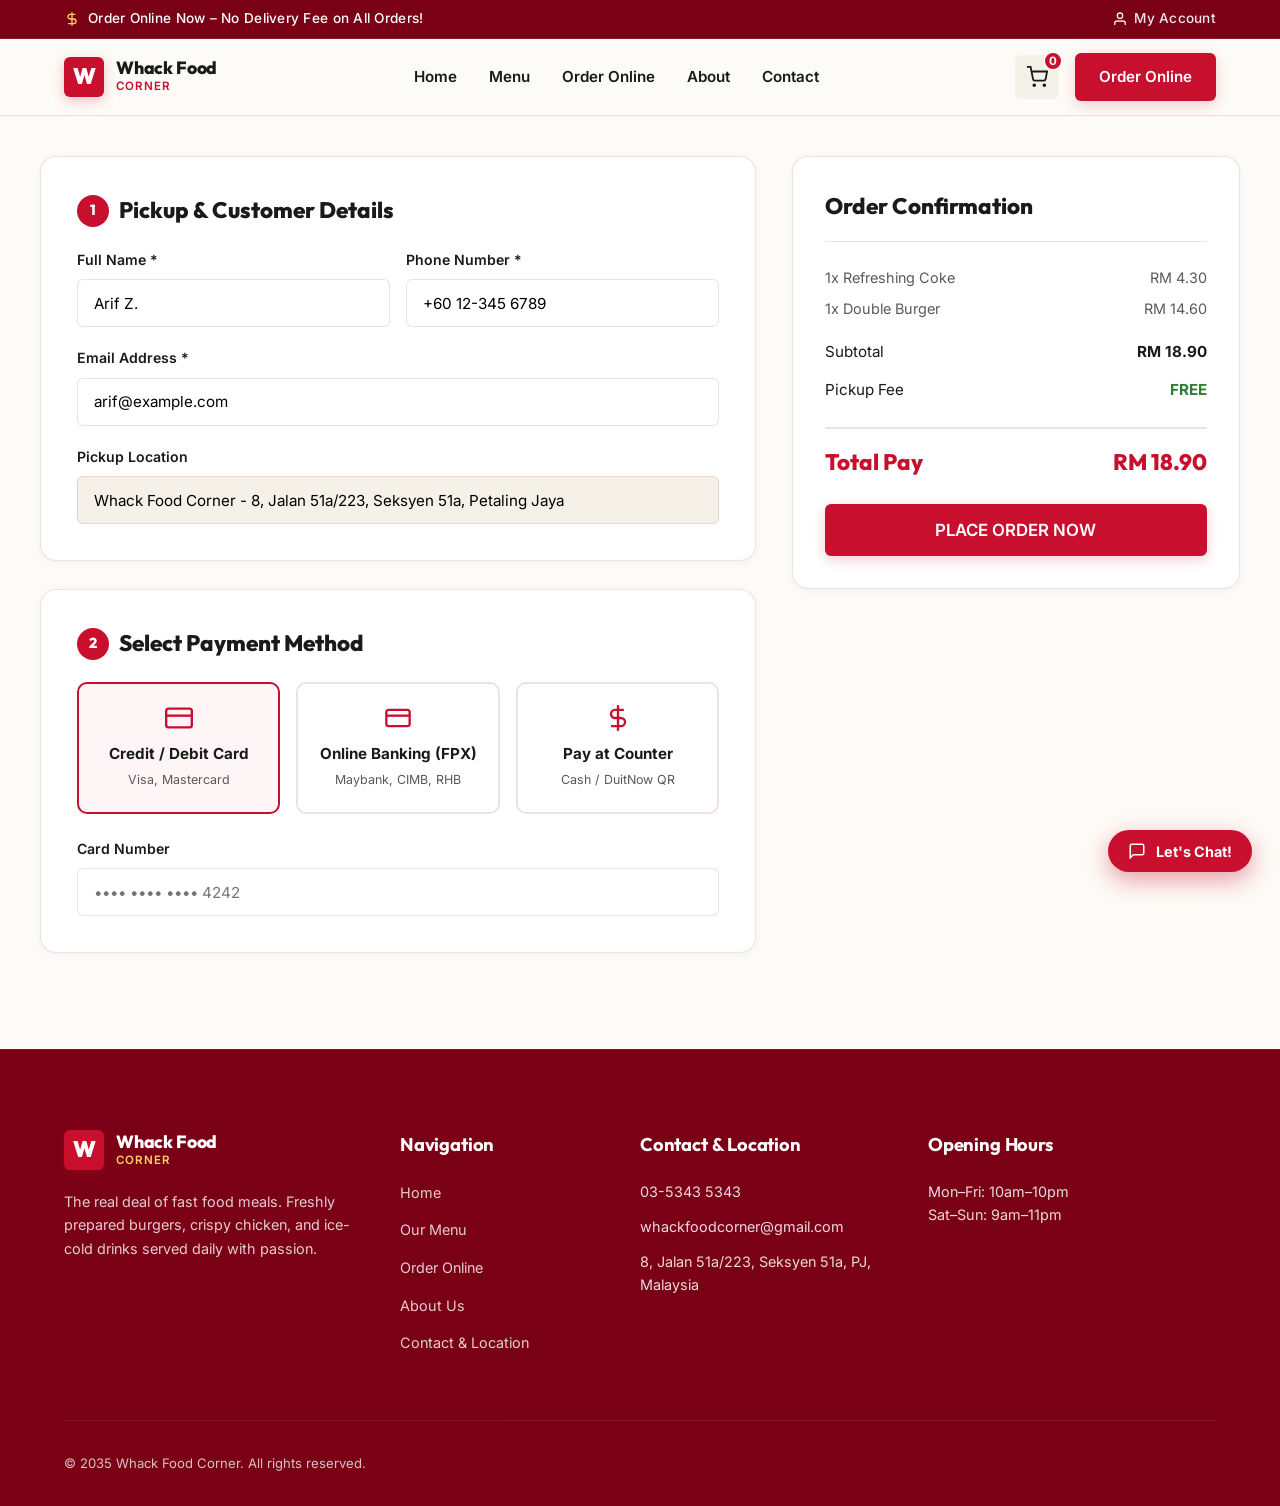
<file: Whack Food Corner Project Mockup/checkout.html>
<!DOCTYPE html>
<html lang="en">
<head>
  <meta charset="UTF-8">
  <meta name="viewport" content="width=device-width, initial-scale=1.0">
  <title>Checkout & Payment | Whack Food Corner</title>
  <meta name="description" content="Complete your order checkout securely with Whack Food Corner. Select payment options and review order summary.">
  <link rel="stylesheet" href="style.css">
</head>
<body>

  <!-- TOP ANNOUNCEMENT BAR -->
  <div class="top-bar">
    <div class="container">
      <div class="top-bar-text">
        <svg width="16" height="16" viewBox="0 0 24 24" fill="none" stroke="currentColor" stroke-width="2"><path d="M12 2v20M17 5H9.5a3.5 3.5 0 0 0 0 7h5a3.5 3.5 0 0 1 0 7H6"/></svg>
        <span>Order Online Now – No Delivery Fee on All Orders!</span>
      </div>
      <a href="account.html" class="top-bar-user">
        <svg width="16" height="16" viewBox="0 0 24 24" fill="none" stroke="currentColor" stroke-width="2"><path d="M20 21v-2a4 4 0 0 0-4-4H8a4 4 0 0 0-4 4v2"/><circle cx="12" cy="7" r="4"/></svg>
        <span>My Account</span>
      </a>
    </div>
  </div>

  <!-- HEADER NAVIGATION -->
  <header class="site-header">
    <div class="container nav-wrapper">
      <a href="index.html" class="brand-logo">
        <div class="logo-badge">W</div>
        <div class="logo-text">
          <span class="logo-title">Whack Food</span>
          <span class="logo-subtitle">Corner</span>
        </div>
      </a>

      <nav>
        <ul class="nav-links">
          <li><a href="index.html" class="nav-link">Home</a></li>
          <li><a href="menu.html" class="nav-link">Menu</a></li>
          <li><a href="order.html" class="nav-link">Order Online</a></li>
          <li><a href="about.html" class="nav-link">About</a></li>
          <li><a href="contact.html" class="nav-link">Contact</a></li>
        </ul>
      </nav>

      <div class="nav-actions">
        <a href="cart.html" class="cart-trigger" aria-label="Shopping Cart">
          <svg width="22" height="22" viewBox="0 0 24 24" fill="none" stroke="currentColor" stroke-width="2"><circle cx="9" cy="21" r="1"/><circle cx="20" cy="21" r="1"/><path d="M1 1h4l2.68 13.39a2 2 0 0 0 2 1.61h9.72a2 2 0 0 0 2-1.61L23 6H6"/></svg>
          <span class="cart-badge">2</span>
        </a>
        <a href="order.html" class="btn-primary">Order Online</a>
      </div>
    </div>
  </header>

  <!-- CHECKOUT SECTION -->
  <main class="cart-grid container">
    <!-- LEFT: CHECKOUT STEPS -->
    <div style="display:flex; flex-direction:column; gap:28px;">
      <!-- STEP 1: CUSTOMER DETAILS -->
      <div class="cart-card-main reveal-on-scroll">
        <h2 style="font-family:var(--font-heading); font-size:1.4rem; font-weight:800; margin-bottom:20px; display:flex; align-items:center; gap:10px;">
          <span style="width:32px; height:32px; background:var(--color-primary-red); color:#fff; border-radius:50%; display:inline-flex; align-items:center; justify-content:center; font-size:0.9rem;">1</span>
          Pickup & Customer Details
        </h2>

        <div style="display:grid; grid-template-columns:1fr 1fr; gap:16px;">
          <div class="form-group">
            <label class="form-label">Full Name *</label>
            <input type="text" class="form-input" value="Arif Z." required>
          </div>
          <div class="form-group">
            <label class="form-label">Phone Number *</label>
            <input type="tel" class="form-input" value="+60 12-345 6789" required>
          </div>
        </div>

        <div class="form-group">
          <label class="form-label">Email Address *</label>
          <input type="email" class="form-input" value="arif@example.com" required>
        </div>

        <div class="form-group" style="margin-bottom:0;">
          <label class="form-label">Pickup Location</label>
          <input type="text" class="form-input" value="Whack Food Corner - 8, Jalan 51a/223, Seksyen 51a, Petaling Jaya" readonly style="background-color:var(--color-bg-subtle);">
        </div>
      </div>

      <!-- STEP 2: PAYMENT METHOD CONCEPT -->
      <div class="cart-card-main reveal-on-scroll">
        <h2 style="font-family:var(--font-heading); font-size:1.4rem; font-weight:800; margin-bottom:20px; display:flex; align-items:center; gap:10px;">
          <span style="width:32px; height:32px; background:var(--color-primary-red); color:#fff; border-radius:50%; display:inline-flex; align-items:center; justify-content:center; font-size:0.9rem;">2</span>
          Select Payment Method
        </h2>

        <div class="payment-grid">
          <div class="payment-option-card selected">
            <svg width="28" height="28" viewBox="0 0 24 24" fill="none" stroke="currentColor" stroke-width="2"><rect x="1" y="4" width="22" height="16" rx="2" ry="2"/><line x1="1" y1="10" x2="23" y2="10"/></svg>
            <div style="font-weight:700; font-size:0.95rem;">Credit / Debit Card</div>
            <span style="font-size:0.78rem; color:var(--color-text-muted);">Visa, Mastercard</span>
          </div>

          <div class="payment-option-card">
            <svg width="28" height="28" viewBox="0 0 24 24" fill="none" stroke="currentColor" stroke-width="2"><rect x="2" y="5" width="20" height="14" rx="2"/><line x1="2" y1="10" x2="22" y2="10"/></svg>
            <div style="font-weight:700; font-size:0.95rem;">Online Banking (FPX)</div>
            <span style="font-size:0.78rem; color:var(--color-text-muted);">Maybank, CIMB, RHB</span>
          </div>

          <div class="payment-option-card">
            <svg width="28" height="28" viewBox="0 0 24 24" fill="none" stroke="currentColor" stroke-width="2"><line x1="12" y1="1" x2="12" y2="23"/><path d="M17 5H9.5a3.5 3.5 0 0 0 0 7h5a3.5 3.5 0 0 1 0 7H6"/></svg>
            <div style="font-weight:700; font-size:0.95rem;">Pay at Counter</div>
            <span style="font-size:0.78rem; color:var(--color-text-muted);">Cash / DuitNow QR</span>
          </div>
        </div>

        <div class="form-group" style="margin-bottom:0;">
          <label class="form-label">Card Number</label>
          <input type="text" class="form-input" placeholder="•••• •••• •••• 4242">
        </div>
      </div>
    </div>

    <!-- RIGHT: ORDER SUMMARY & PLACE ORDER -->
    <div>
      <div class="order-summary-card reveal-on-scroll">
        <h2 class="summary-title">Order Confirmation</h2>

        <div style="margin-bottom:20px; font-size:0.9rem; color:var(--color-text-muted);">
          <div style="display:flex; justify-content:space-between; margin-bottom:8px;">
            <span>1x Refreshing Coke</span>
            <span>RM 4.30</span>
          </div>
          <div style="display:flex; justify-content:space-between;">
            <span>1x Double Burger</span>
            <span>RM 14.60</span>
          </div>
        </div>

        <div class="summary-row">
          <span>Subtotal</span>
          <span style="font-weight:700;">RM 18.90</span>
        </div>
        <div class="summary-row">
          <span>Pickup Fee</span>
          <span style="font-weight:700; color:var(--color-success);">FREE</span>
        </div>

        <div class="summary-total-row">
          <span>Total Pay</span>
          <span>RM 18.90</span>
        </div>

        <a href="orders.html" class="btn-primary" style="width:100%; height:52px; font-size:1.05rem;" onclick="localStorage.setItem('wfc_last_order', 'WFC-89241');">PLACE ORDER NOW</a>
      </div>
    </div>
  </main>

  <!-- FLOATING CHAT WIDGET -->
  <div class="floating-chat-container">
    <div class="chat-window-modal">
      <div class="chat-modal-header">
        <div style="display:flex; align-items:center; gap:8px;">
          <div style="width:8px; height:8px; background:#2E7D32; border-radius:50%;"></div>
          <span style="font-weight:700; font-size:0.9rem;">Whack Live Support</span>
        </div>
        <button class="chat-close-btn" style="color:#fff; font-size:1.2rem;">&times;</button>
      </div>
      <div class="chat-modal-body">
        <div class="chat-msg chat-msg-bot">
          Having trouble completing payment? We are here to help!
        </div>
      </div>
      <div class="chat-modal-footer">
        <input type="text" class="chat-input" placeholder="Type your message...">
        <button class="btn-primary chat-send-btn" style="height:38px; padding:0 14px; border-radius:9999px;">Send</button>
      </div>
    </div>
    <button class="chat-trigger-btn">
      <svg width="18" height="18" viewBox="0 0 24 24" fill="none" stroke="currentColor" stroke-width="2"><path d="M21 15a2 2 0 0 1-2 2H7l-4 4V5a2 2 0 0 1 2-2h14a2 2 0 0 1 2 2z"/></svg>
      <span>Let's Chat!</span>
    </button>
  </div>

  <!-- FOOTER -->
  <footer class="site-footer">
    <div class="container">
      <div class="footer-grid">
        <div class="footer-col-brand">
          <a href="index.html" class="brand-logo">
            <div class="logo-badge">W</div>
            <div class="logo-text">
              <span class="logo-title">Whack Food</span>
              <span class="logo-subtitle">Corner</span>
            </div>
          </a>
          <p class="footer-brand-desc">The real deal of fast food meals. Freshly prepared burgers, crispy chicken, and ice-cold drinks served daily with passion.</p>
        </div>
        <div>
          <h4 class="footer-col-title">Navigation</h4>
          <ul class="footer-links">
            <li><a href="index.html" class="footer-link">Home</a></li>
            <li><a href="menu.html" class="footer-link">Our Menu</a></li>
            <li><a href="order.html" class="footer-link">Order Online</a></li>
            <li><a href="about.html" class="footer-link">About Us</a></li>
            <li><a href="contact.html" class="footer-link">Contact & Location</a></li>
          </ul>
        </div>
        <div>
          <h4 class="footer-col-title">Contact & Location</h4>
          <div class="footer-info-item"><span>03-5343 5343</span></div>
          <div class="footer-info-item"><span>whackfoodcorner@gmail.com</span></div>
          <div class="footer-info-item"><span>8, Jalan 51a/223, Seksyen 51a, PJ, Malaysia</span></div>
        </div>
        <div>
          <h4 class="footer-col-title">Opening Hours</h4>
          <p style="font-size: 0.9rem; opacity: 0.85;">Mon–Fri: 10am–10pm<br>Sat–Sun: 9am–11pm</p>
        </div>
      </div>
      <div class="footer-bottom">
        <div>© 2035 Whack Food Corner. All rights reserved.</div>
      </div>
    </div>
  </footer>

  <script src="main.js"></script>
</body>
</html>
</file>
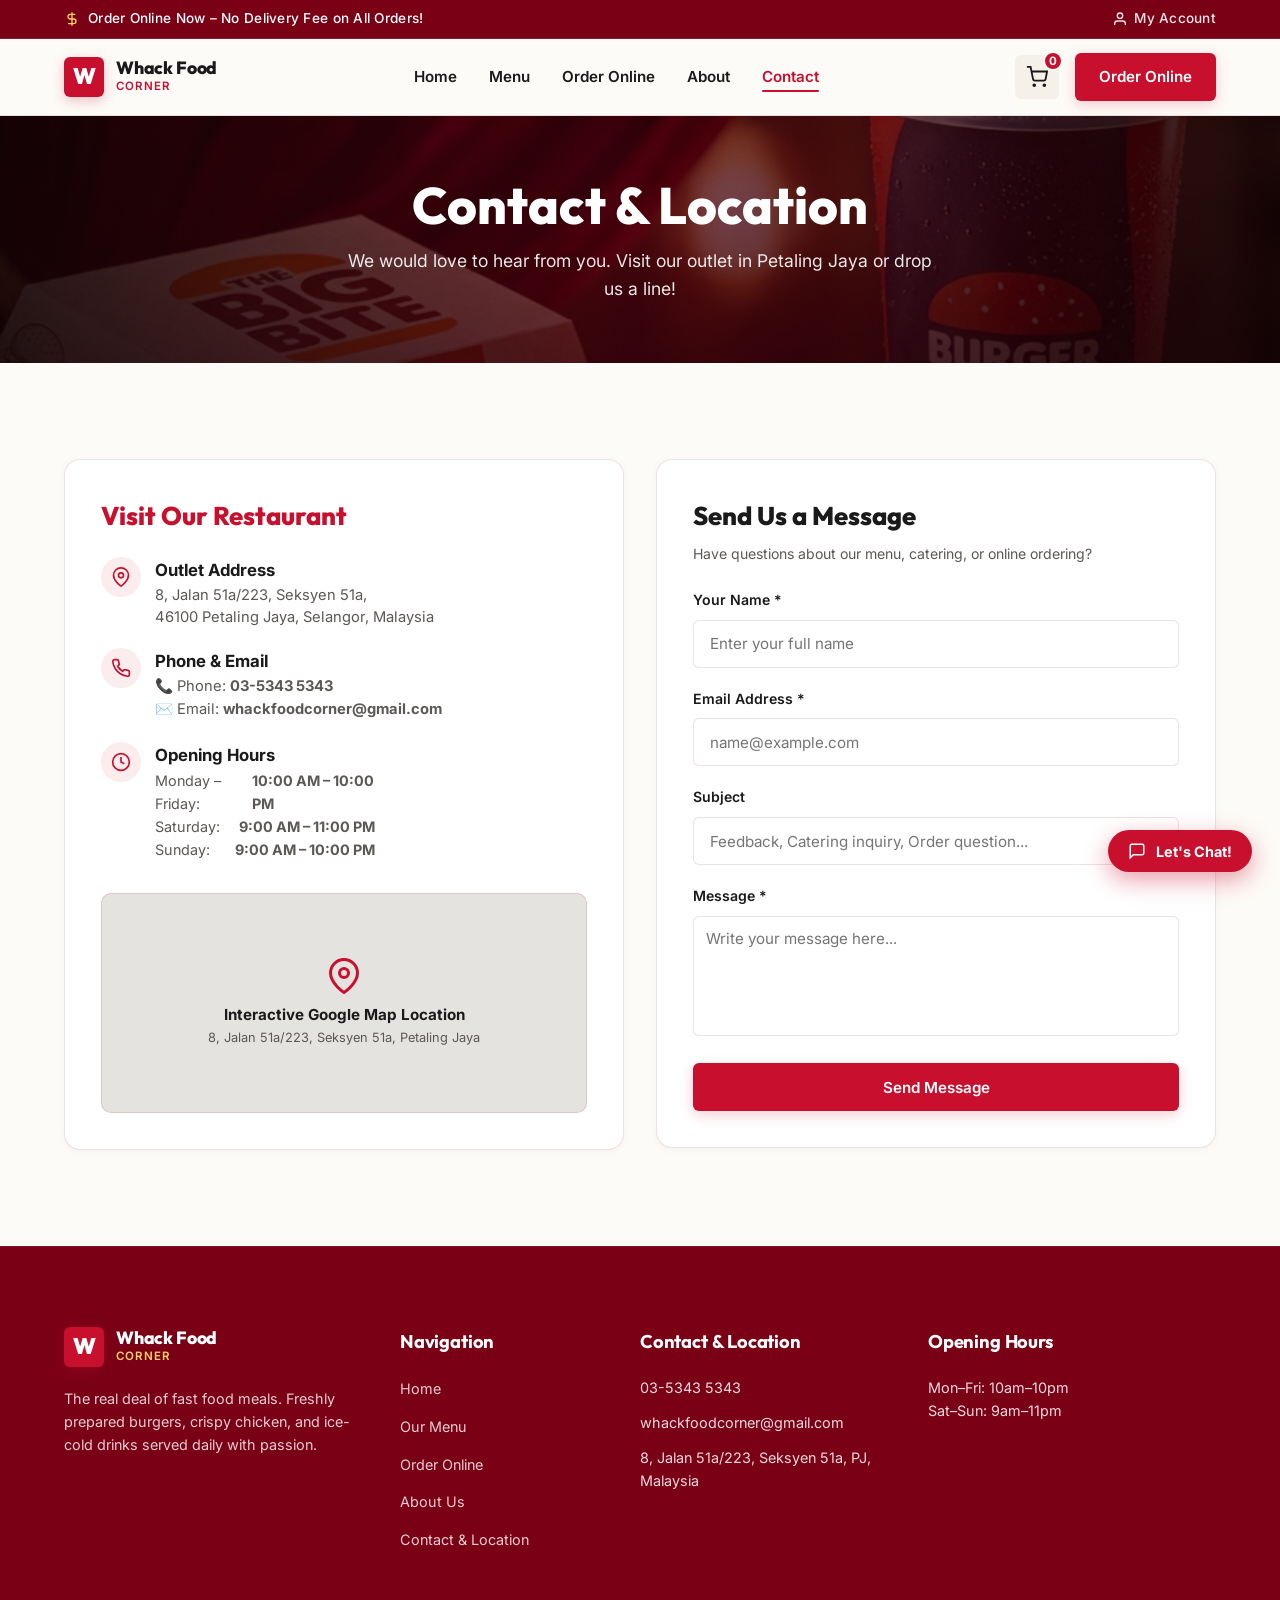
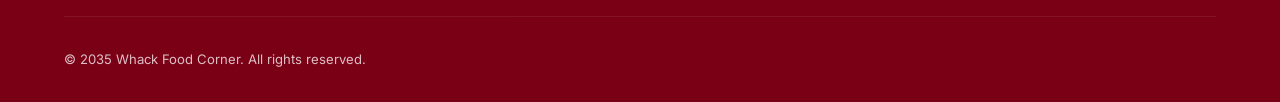
<file: Whack Food Corner Project Mockup/contact.html>
<!DOCTYPE html>
<html lang="en">
<head>
  <meta charset="UTF-8">
  <meta name="viewport" content="width=device-width, initial-scale=1.0">
  <title>Contact & Location | Whack Food Corner</title>
  <meta name="description" content="Find Whack Food Corner location in Petaling Jaya, view opening hours, or contact our customer support.">
  <link rel="stylesheet" href="style.css">
</head>
<body>

  <!-- TOP ANNOUNCEMENT BAR -->
  <div class="top-bar">
    <div class="container">
      <div class="top-bar-text">
        <svg width="16" height="16" viewBox="0 0 24 24" fill="none" stroke="currentColor" stroke-width="2"><path d="M12 2v20M17 5H9.5a3.5 3.5 0 0 0 0 7h5a3.5 3.5 0 0 1 0 7H6"/></svg>
        <span>Order Online Now – No Delivery Fee on All Orders!</span>
      </div>
      <a href="account.html" class="top-bar-user">
        <svg width="16" height="16" viewBox="0 0 24 24" fill="none" stroke="currentColor" stroke-width="2"><path d="M20 21v-2a4 4 0 0 0-4-4H8a4 4 0 0 0-4 4v2"/><circle cx="12" cy="7" r="4"/></svg>
        <span>My Account</span>
      </a>
    </div>
  </div>

  <!-- HEADER NAVIGATION -->
  <header class="site-header">
    <div class="container nav-wrapper">
      <a href="index.html" class="brand-logo">
        <div class="logo-badge">W</div>
        <div class="logo-text">
          <span class="logo-title">Whack Food</span>
          <span class="logo-subtitle">Corner</span>
        </div>
      </a>

      <nav>
        <ul class="nav-links">
          <li><a href="index.html" class="nav-link">Home</a></li>
          <li><a href="menu.html" class="nav-link">Menu</a></li>
          <li><a href="order.html" class="nav-link">Order Online</a></li>
          <li><a href="about.html" class="nav-link">About</a></li>
          <li><a href="contact.html" class="nav-link active">Contact</a></li>
        </ul>
      </nav>

      <div class="nav-actions">
        <a href="cart.html" class="cart-trigger" aria-label="Shopping Cart">
          <svg width="22" height="22" viewBox="0 0 24 24" fill="none" stroke="currentColor" stroke-width="2"><circle cx="9" cy="21" r="1"/><circle cx="20" cy="21" r="1"/><path d="M1 1h4l2.68 13.39a2 2 0 0 0 2 1.61h9.72a2 2 0 0 0 2-1.61L23 6H6"/></svg>
          <span class="cart-badge">0</span>
        </a>
        <a href="order.html" class="btn-primary">Order Online</a>
      </div>
    </div>
  </header>

  <!-- PAGE HERO -->
  <section class="page-hero">
    <div class="parallax-container">
      <img src="assets/hero-bg.png" alt="Restaurant Interior" class="parallax-bg">
    </div>
    <div class="hero-overlay"></div>
    <div class="container page-hero-content">
      <h1 class="page-hero-title">Contact & Location</h1>
      <p class="page-hero-subtitle">We would love to hear from you. Visit our outlet in Petaling Jaya or drop us a line!</p>
    </div>
  </section>

  <!-- CONTACT & LOCATION MAIN SECTION -->
  <main class="categories-section">
    <div class="container">
      <div class="split-grid" style="align-items:start;">
        <!-- LEFT: OUTLET INFO & HOURS -->
        <div class="cart-card-main reveal-on-scroll">
          <h2 style="font-family:var(--font-heading); font-size:1.6rem; font-weight:800; margin-bottom:20px; color:var(--color-primary-red);">Visit Our Restaurant</h2>

          <div style="display:flex; flex-direction:column; gap:20px; margin-bottom:32px;">
            <div style="display:flex; gap:14px; align-items:flex-start;">
              <div style="width:40px; height:40px; background:rgba(200,16,46,0.08); border-radius:50%; display:flex; align-items:center; justify-content:center; color:var(--color-primary-red); flex-shrink:0;">
                <svg width="20" height="20" viewBox="0 0 24 24" fill="none" stroke="currentColor" stroke-width="2"><path d="M21 10c0 7-9 13-9 13s-9-6-9-13a9 9 0 0 1 18 0z"/><circle cx="12" cy="10" r="3"/></svg>
              </div>
              <div>
                <h4 style="font-weight:700; font-size:1.05rem;">Outlet Address</h4>
                <p style="font-size:0.92rem; color:var(--color-text-muted); line-height:1.5;">
                  8, Jalan 51a/223, Seksyen 51a,<br>
                  46100 Petaling Jaya, Selangor, Malaysia
                </p>
              </div>
            </div>

            <div style="display:flex; gap:14px; align-items:flex-start;">
              <div style="width:40px; height:40px; background:rgba(200,16,46,0.08); border-radius:50%; display:flex; align-items:center; justify-content:center; color:var(--color-primary-red); flex-shrink:0;">
                <svg width="20" height="20" viewBox="0 0 24 24" fill="none" stroke="currentColor" stroke-width="2"><path d="M22 16.92v3a2 2 0 0 1-2.18 2 19.79 19.79 0 0 1-8.63-3.07 19.5 19.5 0 0 1-6-6 19.79 19.79 0 0 1-3.07-8.67A2 2 0 0 1 4.11 2h3a2 2 0 0 1 2 1.72 12.84 12.84 0 0 0 .7 2.81 2 2 0 0 1-.45 2.11L8.09 9.91a16 16 0 0 0 6 6l1.27-1.27a2 2 0 0 1 2.11-.45 12.84 12.84 0 0 0 2.81.7A2 2 0 0 1 22 16.92z"/></svg>
              </div>
              <div>
                <h4 style="font-weight:700; font-size:1.05rem;">Phone & Email</h4>
                <p style="font-size:0.92rem; color:var(--color-text-muted);">
                  📞 Phone: <strong>03-5343 5343</strong><br>
                  ✉️ Email: <strong>whackfoodcorner@gmail.com</strong>
                </p>
              </div>
            </div>

            <div style="display:flex; gap:14px; align-items:flex-start;">
              <div style="width:40px; height:40px; background:rgba(200,16,46,0.08); border-radius:50%; display:flex; align-items:center; justify-content:center; color:var(--color-primary-red); flex-shrink:0;">
                <svg width="20" height="20" viewBox="0 0 24 24" fill="none" stroke="currentColor" stroke-width="2"><circle cx="12" cy="12" r="10"/><polyline points="12 6 12 12 16 14"/></svg>
              </div>
              <div>
                <h4 style="font-weight:700; font-size:1.05rem;">Opening Hours</h4>
                <div style="font-size:0.9rem; color:var(--color-text-muted); line-height:1.6;">
                  <div style="display:flex; justify-content:space-between; width:220px;">
                    <span>Monday – Friday:</span>
                    <strong>10:00 AM – 10:00 PM</strong>
                  </div>
                  <div style="display:flex; justify-content:space-between; width:220px;">
                    <span>Saturday:</span>
                    <strong>9:00 AM – 11:00 PM</strong>
                  </div>
                  <div style="display:flex; justify-content:space-between; width:220px;">
                    <span>Sunday:</span>
                    <strong>9:00 AM – 10:00 PM</strong>
                  </div>
                </div>
              </div>
            </div>
          </div>

          <!-- MAP EMBED MOCKUP -->
          <div style="border-radius:var(--radius-md); overflow:hidden; border:1px solid var(--color-border); height:220px; background:#e5e3df; position:relative; display:flex; align-items:center; justify-content:center;">
            <div style="text-align:center;">
              <svg width="36" height="36" viewBox="0 0 24 24" fill="none" stroke="var(--color-primary-red)" stroke-width="2" style="margin:0 auto 8px auto;"><path d="M21 10c0 7-9 13-9 13s-9-6-9-13a9 9 0 0 1 18 0z"/><circle cx="12" cy="10" r="3"/></svg>
              <span style="font-weight:700; font-size:0.95rem;">Interactive Google Map Location</span>
              <p style="font-size:0.8rem; color:var(--color-text-muted);">8, Jalan 51a/223, Seksyen 51a, Petaling Jaya</p>
            </div>
          </div>
        </div>

        <!-- RIGHT: CONTACT FORM -->
        <div class="cart-card-main reveal-on-scroll">
          <h2 style="font-family:var(--font-heading); font-size:1.6rem; font-weight:800; margin-bottom:6px;">Send Us a Message</h2>
          <p style="font-size:0.88rem; color:var(--color-text-muted); margin-bottom:24px;">Have questions about our menu, catering, or online ordering?</p>

          <form onsubmit="event.preventDefault(); alert('Thank you! Your message has been sent to Whack Food Corner.');">
            <div class="form-group">
              <label class="form-label">Your Name *</label>
              <input type="text" class="form-input" placeholder="Enter your full name" required>
            </div>
            <div class="form-group">
              <label class="form-label">Email Address *</label>
              <input type="email" class="form-input" placeholder="name@example.com" required>
            </div>
            <div class="form-group">
              <label class="form-label">Subject</label>
              <input type="text" class="form-input" placeholder="Feedback, Catering inquiry, Order question...">
            </div>
            <div class="form-group">
              <label class="form-label">Message *</label>
              <textarea class="form-input" style="height:120px; padding:12px; resize:none;" placeholder="Write your message here..." required></textarea>
            </div>
            <button type="submit" class="btn-primary" style="width:100%; height:48px; font-size:0.95rem;">Send Message</button>
          </form>
        </div>
      </div>
    </div>
  </main>

  <!-- FLOATING CHAT WIDGET -->
  <div class="floating-chat-container">
    <div class="chat-window-modal">
      <div class="chat-modal-header">
        <div style="display:flex; align-items:center; gap:8px;">
          <div style="width:8px; height:8px; background:#2E7D32; border-radius:50%;"></div>
          <span style="font-weight:700; font-size:0.9rem;">Whack Live Support</span>
        </div>
        <button class="chat-close-btn" style="color:#fff; font-size:1.2rem;">&times;</button>
      </div>
      <div class="chat-modal-body">
        <div class="chat-msg chat-msg-bot">
          Looking for directions to our Petaling Jaya store? Ask us right here!
        </div>
      </div>
      <div class="chat-modal-footer">
        <input type="text" class="chat-input" placeholder="Type your message...">
        <button class="btn-primary chat-send-btn" style="height:38px; padding:0 14px; border-radius:9999px;">Send</button>
      </div>
    </div>
    <button class="chat-trigger-btn">
      <svg width="18" height="18" viewBox="0 0 24 24" fill="none" stroke="currentColor" stroke-width="2"><path d="M21 15a2 2 0 0 1-2 2H7l-4 4V5a2 2 0 0 1 2-2h14a2 2 0 0 1 2 2z"/></svg>
      <span>Let's Chat!</span>
    </button>
  </div>

  <!-- FOOTER -->
  <footer class="site-footer">
    <div class="container">
      <div class="footer-grid">
        <div class="footer-col-brand">
          <a href="index.html" class="brand-logo">
            <div class="logo-badge">W</div>
            <div class="logo-text">
              <span class="logo-title">Whack Food</span>
              <span class="logo-subtitle">Corner</span>
            </div>
          </a>
          <p class="footer-brand-desc">The real deal of fast food meals. Freshly prepared burgers, crispy chicken, and ice-cold drinks served daily with passion.</p>
        </div>
        <div>
          <h4 class="footer-col-title">Navigation</h4>
          <ul class="footer-links">
            <li><a href="index.html" class="footer-link">Home</a></li>
            <li><a href="menu.html" class="footer-link">Our Menu</a></li>
            <li><a href="order.html" class="footer-link">Order Online</a></li>
            <li><a href="about.html" class="footer-link">About Us</a></li>
            <li><a href="contact.html" class="footer-link">Contact & Location</a></li>
          </ul>
        </div>
        <div>
          <h4 class="footer-col-title">Contact & Location</h4>
          <div class="footer-info-item"><span>03-5343 5343</span></div>
          <div class="footer-info-item"><span>whackfoodcorner@gmail.com</span></div>
          <div class="footer-info-item"><span>8, Jalan 51a/223, Seksyen 51a, PJ, Malaysia</span></div>
        </div>
        <div>
          <h4 class="footer-col-title">Opening Hours</h4>
          <p style="font-size: 0.9rem; opacity: 0.85;">Mon–Fri: 10am–10pm<br>Sat–Sun: 9am–11pm</p>
        </div>
      </div>
      <div class="footer-bottom">
        <div>© 2035 Whack Food Corner. All rights reserved.</div>
      </div>
    </div>
  </footer>

  <script src="main.js"></script>
</body>
</html>
</file>
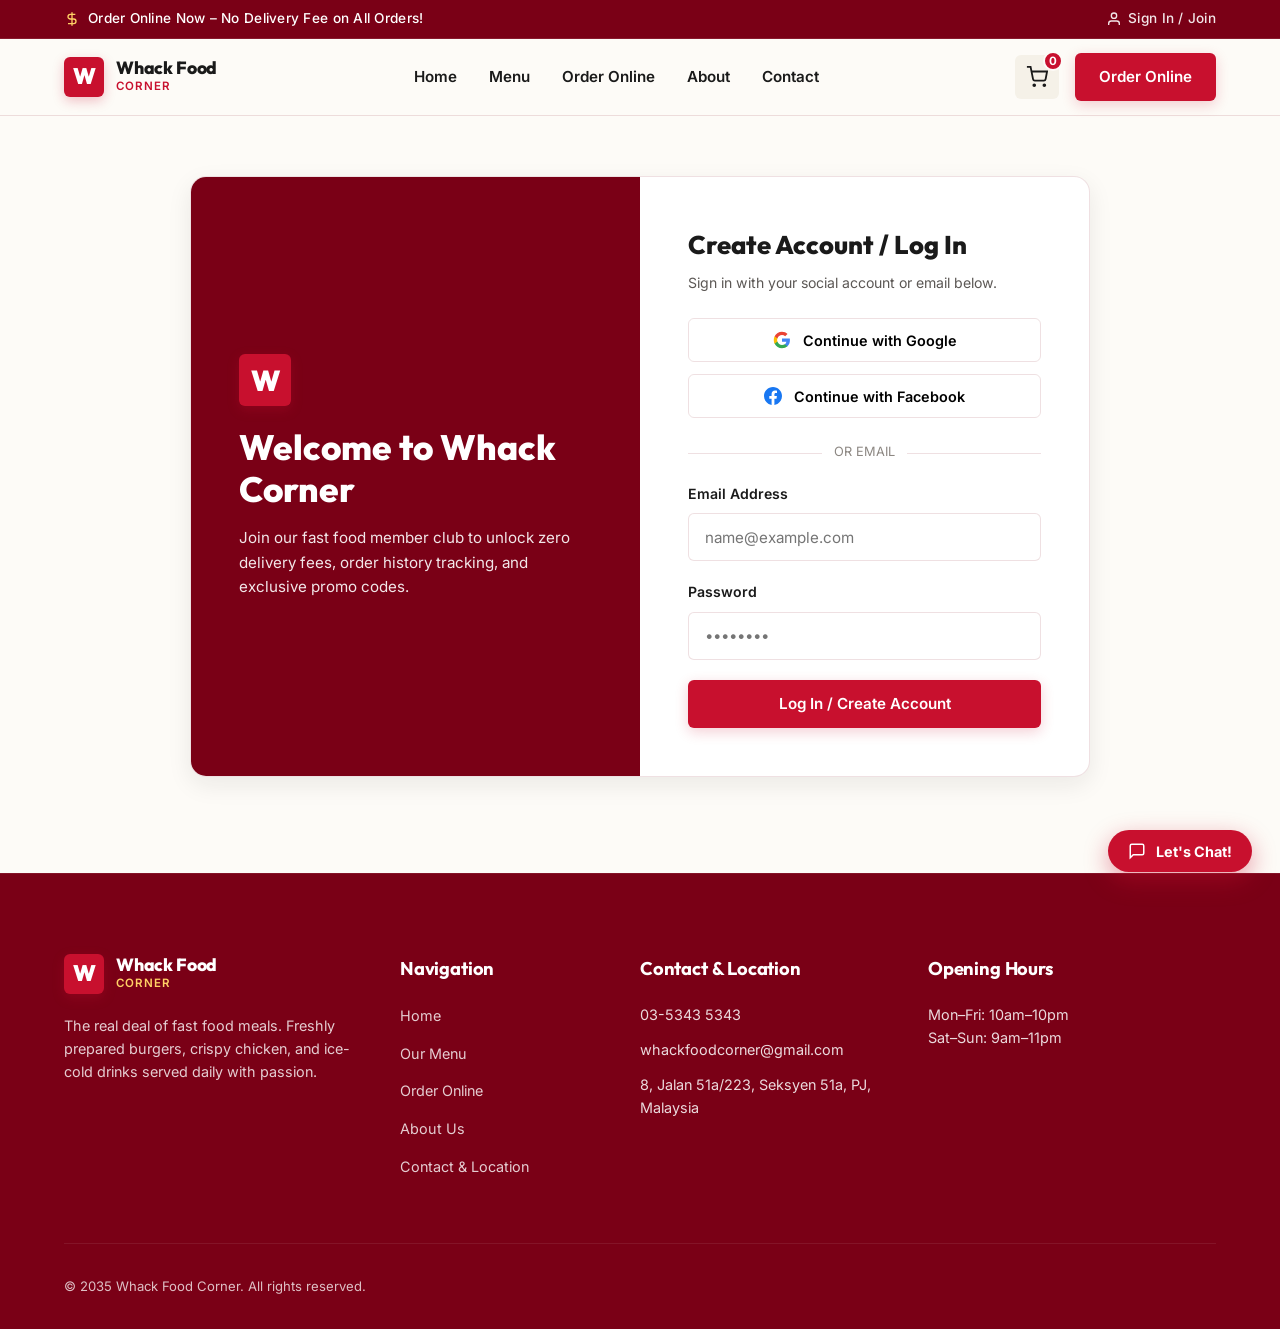
<file: Whack Food Corner Project Mockup/login.html>
<!DOCTYPE html>
<html lang="en">
<head>
  <meta charset="UTF-8">
  <meta name="viewport" content="width=device-width, initial-scale=1.0">
  <title>Member Sign Up & Login | Whack Food Corner</title>
  <meta name="description" content="Sign up or log in to your Whack Food Corner account to manage orders and saved addresses.">
  <link rel="stylesheet" href="style.css">
</head>
<body>

  <!-- TOP ANNOUNCEMENT BAR -->
  <div class="top-bar">
    <div class="container">
      <div class="top-bar-text">
        <svg width="16" height="16" viewBox="0 0 24 24" fill="none" stroke="currentColor" stroke-width="2"><path d="M12 2v20M17 5H9.5a3.5 3.5 0 0 0 0 7h5a3.5 3.5 0 0 1 0 7H6"/></svg>
        <span>Order Online Now – No Delivery Fee on All Orders!</span>
      </div>
      <a href="login.html" class="top-bar-user">
        <svg width="16" height="16" viewBox="0 0 24 24" fill="none" stroke="currentColor" stroke-width="2"><path d="M20 21v-2a4 4 0 0 0-4-4H8a4 4 0 0 0-4 4v2"/><circle cx="12" cy="7" r="4"/></svg>
        <span>Sign In / Join</span>
      </a>
    </div>
  </div>

  <!-- HEADER NAVIGATION -->
  <header class="site-header">
    <div class="container nav-wrapper">
      <a href="index.html" class="brand-logo">
        <div class="logo-badge">W</div>
        <div class="logo-text">
          <span class="logo-title">Whack Food</span>
          <span class="logo-subtitle">Corner</span>
        </div>
      </a>

      <nav>
        <ul class="nav-links">
          <li><a href="index.html" class="nav-link">Home</a></li>
          <li><a href="menu.html" class="nav-link">Menu</a></li>
          <li><a href="order.html" class="nav-link">Order Online</a></li>
          <li><a href="about.html" class="nav-link">About</a></li>
          <li><a href="contact.html" class="nav-link">Contact</a></li>
        </ul>
      </nav>

      <div class="nav-actions">
        <a href="cart.html" class="cart-trigger" aria-label="Shopping Cart">
          <svg width="22" height="22" viewBox="0 0 24 24" fill="none" stroke="currentColor" stroke-width="2"><circle cx="9" cy="21" r="1"/><circle cx="20" cy="21" r="1"/><path d="M1 1h4l2.68 13.39a2 2 0 0 0 2 1.61h9.72a2 2 0 0 0 2-1.61L23 6H6"/></svg>
          <span class="cart-badge">0</span>
        </a>
        <a href="order.html" class="btn-primary">Order Online</a>
      </div>
    </div>
  </header>

  <!-- AUTHENTICATION CARD -->
  <main class="auth-page-wrapper container">
    <div class="auth-card reveal-on-scroll">
      <!-- LEFT VISUAL -->
      <div class="auth-side-visual">
        <div style="position:relative; z-index:2;">
          <div class="logo-badge" style="width:52px; height:52px; font-size:1.8rem; margin-bottom:20px;">W</div>
          <h2 style="font-family:var(--font-heading); font-size:2.2rem; font-weight:800; line-height:1.2; margin-bottom:16px;">Welcome to Whack Corner</h2>
          <p style="font-size:0.95rem; opacity:0.9; line-height:1.6;">Join our fast food member club to unlock zero delivery fees, order history tracking, and exclusive promo codes.</p>
        </div>
      </div>

      <!-- RIGHT FORM -->
      <div class="auth-form-wrapper">
        <h2 style="font-family:var(--font-heading); font-size:1.6rem; font-weight:800; margin-bottom:6px;">Create Account / Log In</h2>
        <p style="font-size:0.88rem; color:var(--color-text-muted); margin-bottom:24px;">Sign in with your social account or email below.</p>

        <!-- SOCIAL BUTTONS (Preserving Wix OAuth concept) -->
        <div class="social-auth-btns">
          <button class="btn-social">
            <svg width="18" height="18" viewBox="0 0 24 24"><path fill="#4285F4" d="M22.56 12.25c0-.78-.07-1.53-.2-2.25H12v4.26h5.92c-.26 1.37-1.04 2.53-2.21 3.31v2.77h3.57c2.08-1.92 3.28-4.74 3.28-8.09z"/><path fill="#34A853" d="M12 23c2.97 0 5.46-.98 7.28-2.66l-3.57-2.77c-.98.66-2.23 1.06-3.71 1.06-2.86 0-5.29-1.93-6.16-4.53H2.18v2.84C3.99 20.53 7.7 23 12 23z"/><path fill="#FBBC05" d="M5.84 14.09c-.22-.66-.35-1.36-.35-2.09s.13-1.43.35-2.09V7.06H2.18C1.43 8.55 1 10.22 1 12s.43 3.45 1.18 4.94l2.85-2.22.81-.63z"/><path fill="#EA4335" d="M12 5.38c1.62 0 3.06.56 4.21 1.64l3.15-3.15C17.45 2.09 14.97 1 12 1 7.7 1 3.99 3.47 2.18 7.06l3.66 2.84c.87-2.6 3.3-4.52 6.16-4.52z"/></svg>
            Continue with Google
          </button>
          <button class="btn-social">
            <svg width="18" height="18" viewBox="0 0 24 24" fill="#1877F2"><path d="M24 12.073c0-6.627-5.373-12-12-12s-12 5.373-12 12c0 5.99 4.388 10.954 10.125 11.854v-8.385H7.078v-3.47h3.047V9.43c0-3.007 1.792-4.669 4.533-4.669 1.312 0 2.686.235 2.686.235v2.953H15.83c-1.491 0-1.956.925-1.956 1.874v2.25h3.328l-.532 3.47h-2.796v8.385C19.612 23.027 24 18.062 24 12.073z"/></svg>
            Continue with Facebook
          </button>
        </div>

        <div style="text-align:center; position:relative; margin:20px 0; font-size:0.8rem; color:var(--color-text-light);">
          <span style="background:#fff; padding:0 12px; position:relative; z-index:2;">OR EMAIL</span>
          <div style="position:absolute; top:50%; left:0; width:100%; height:1px; background:var(--color-border); z-index:1;"></div>
        </div>

        <!-- EMAIL FORM -->
        <form onsubmit="event.preventDefault(); window.location.href='account.html';">
          <div class="form-group">
            <label class="form-label">Email Address</label>
            <input type="email" class="form-input" placeholder="name@example.com" required>
          </div>
          <div class="form-group">
            <label class="form-label">Password</label>
            <input type="password" class="form-input" placeholder="••••••••" required>
          </div>
          <button type="submit" class="btn-primary" style="width:100%; height:48px; font-size:0.95rem;">Log In / Create Account</button>
        </form>
      </div>
    </div>
  </main>

  <!-- FLOATING CHAT WIDGET -->
  <div class="floating-chat-container">
    <div class="chat-window-modal">
      <div class="chat-modal-header">
        <div style="display:flex; align-items:center; gap:8px;">
          <div style="width:8px; height:8px; background:#2E7D32; border-radius:50%;"></div>
          <span style="font-weight:700; font-size:0.9rem;">Whack Live Support</span>
        </div>
        <button class="chat-close-btn" style="color:#fff; font-size:1.2rem;">&times;</button>
      </div>
      <div class="chat-modal-body">
        <div class="chat-msg chat-msg-bot">
          Having trouble creating an account? Ask our support bot!
        </div>
      </div>
      <div class="chat-modal-footer">
        <input type="text" class="chat-input" placeholder="Type your message...">
        <button class="btn-primary chat-send-btn" style="height:38px; padding:0 14px; border-radius:9999px;">Send</button>
      </div>
    </div>
    <button class="chat-trigger-btn">
      <svg width="18" height="18" viewBox="0 0 24 24" fill="none" stroke="currentColor" stroke-width="2"><path d="M21 15a2 2 0 0 1-2 2H7l-4 4V5a2 2 0 0 1 2-2h14a2 2 0 0 1 2 2z"/></svg>
      <span>Let's Chat!</span>
    </button>
  </div>

  <!-- FOOTER -->
  <footer class="site-footer">
    <div class="container">
      <div class="footer-grid">
        <div class="footer-col-brand">
          <a href="index.html" class="brand-logo">
            <div class="logo-badge">W</div>
            <div class="logo-text">
              <span class="logo-title">Whack Food</span>
              <span class="logo-subtitle">Corner</span>
            </div>
          </a>
          <p class="footer-brand-desc">The real deal of fast food meals. Freshly prepared burgers, crispy chicken, and ice-cold drinks served daily with passion.</p>
        </div>
        <div>
          <h4 class="footer-col-title">Navigation</h4>
          <ul class="footer-links">
            <li><a href="index.html" class="footer-link">Home</a></li>
            <li><a href="menu.html" class="footer-link">Our Menu</a></li>
            <li><a href="order.html" class="footer-link">Order Online</a></li>
            <li><a href="about.html" class="footer-link">About Us</a></li>
            <li><a href="contact.html" class="footer-link">Contact & Location</a></li>
          </ul>
        </div>
        <div>
          <h4 class="footer-col-title">Contact & Location</h4>
          <div class="footer-info-item"><span>03-5343 5343</span></div>
          <div class="footer-info-item"><span>whackfoodcorner@gmail.com</span></div>
          <div class="footer-info-item"><span>8, Jalan 51a/223, Seksyen 51a, PJ, Malaysia</span></div>
        </div>
        <div>
          <h4 class="footer-col-title">Opening Hours</h4>
          <p style="font-size: 0.9rem; opacity: 0.85;">Mon–Fri: 10am–10pm<br>Sat–Sun: 9am–11pm</p>
        </div>
      </div>
      <div class="footer-bottom">
        <div>© 2035 Whack Food Corner. All rights reserved.</div>
      </div>
    </div>
  </footer>

  <script src="main.js"></script>
</body>
</html>
</file>
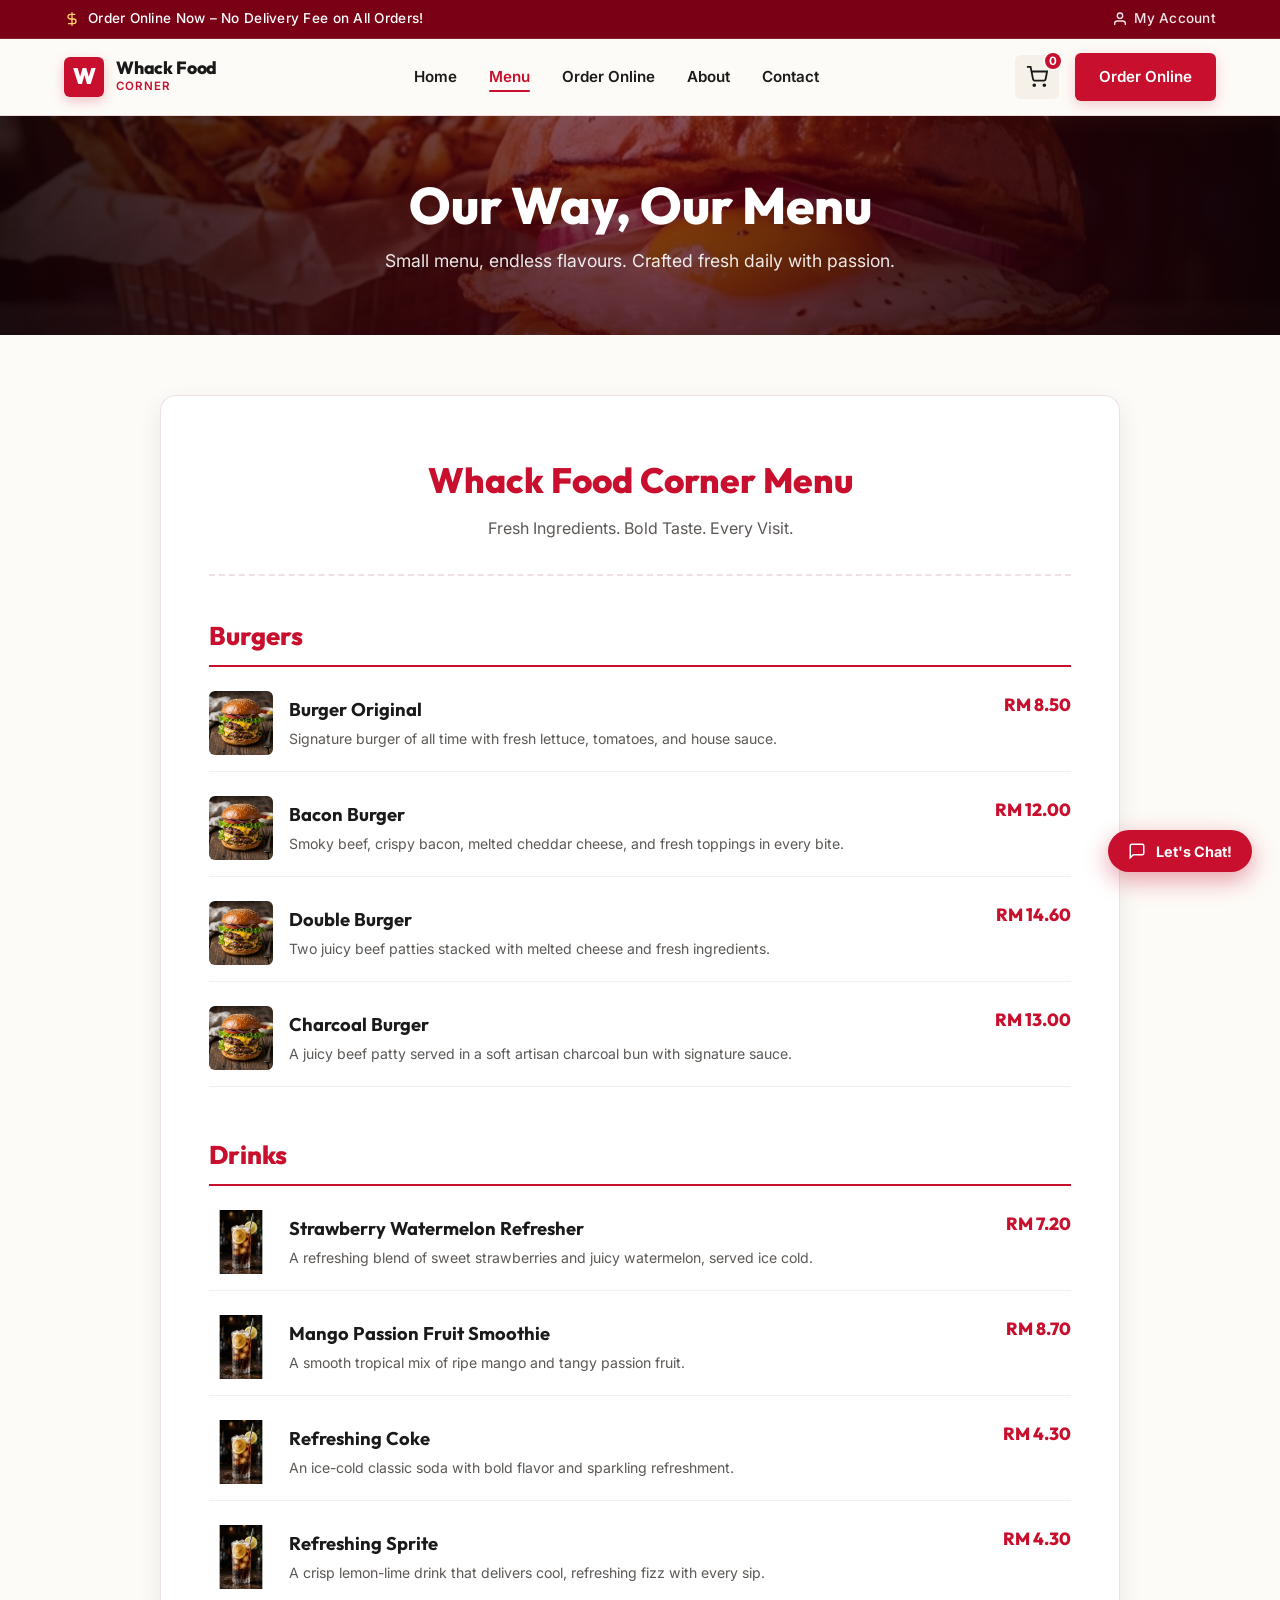
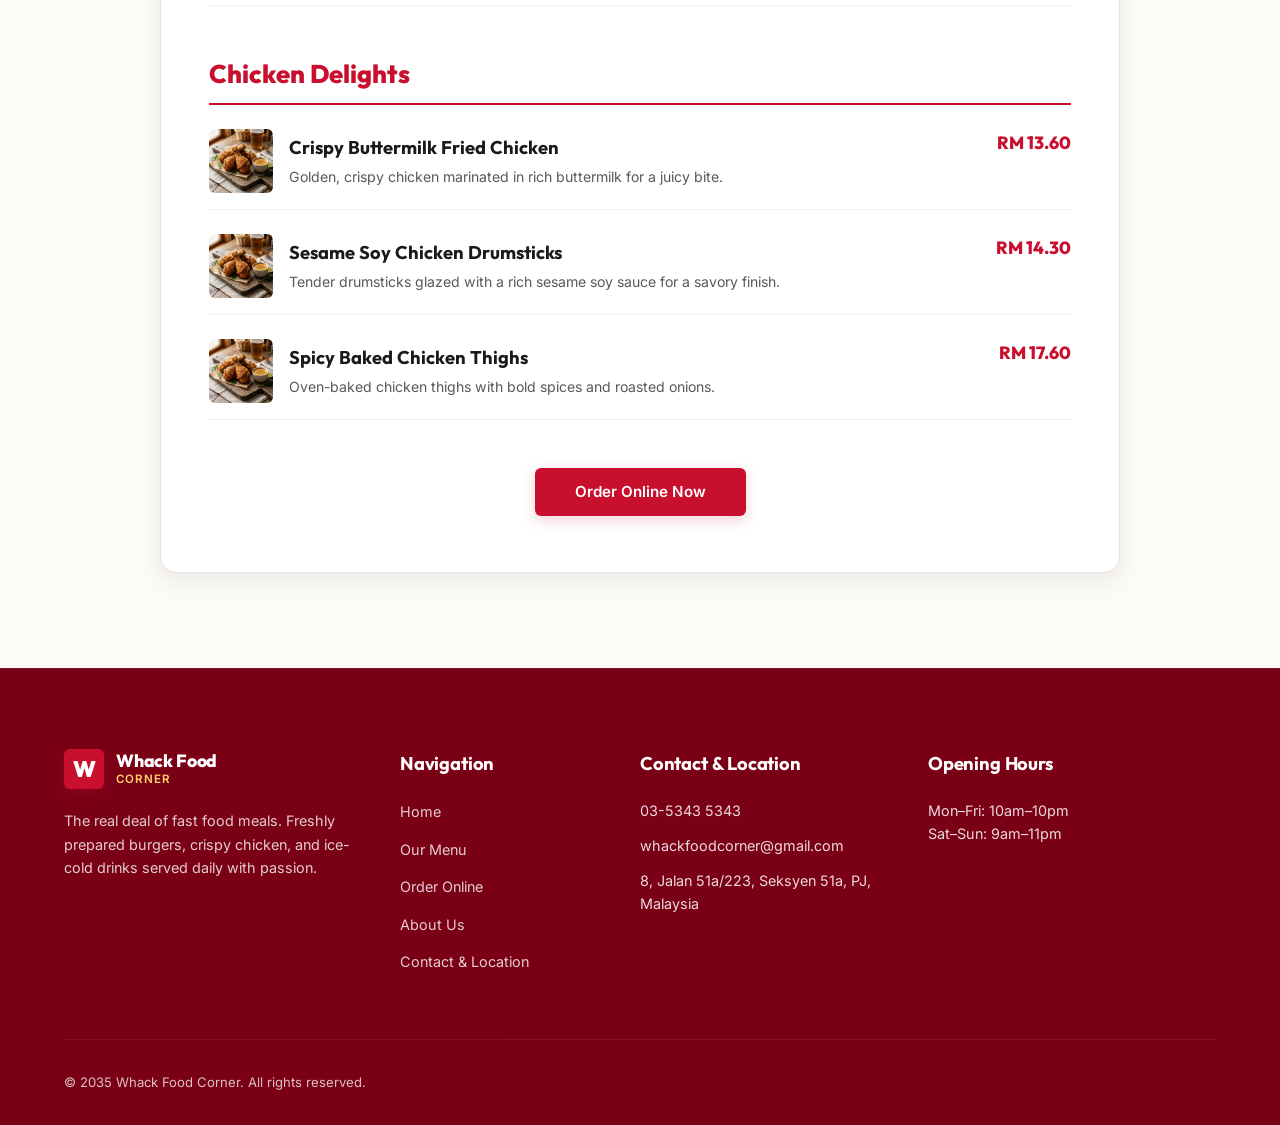
<file: Whack Food Corner Project Mockup/menu.html>
<!DOCTYPE html>
<html lang="en">
<head>
  <meta charset="UTF-8">
  <meta name="viewport" content="width=device-width, initial-scale=1.0">
  <title>Our Menu | Whack Food Corner</title>
  <meta name="description" content="Explore our delicious menu of signature burgers, crispy chicken delights, and ice-cold refreshing drinks.">
  <link rel="stylesheet" href="style.css">
</head>
<body>

  <!-- TOP ANNOUNCEMENT BAR -->
  <div class="top-bar">
    <div class="container">
      <div class="top-bar-text">
        <svg width="16" height="16" viewBox="0 0 24 24" fill="none" stroke="currentColor" stroke-width="2"><path d="M12 2v20M17 5H9.5a3.5 3.5 0 0 0 0 7h5a3.5 3.5 0 0 1 0 7H6"/></svg>
        <span>Order Online Now – No Delivery Fee on All Orders!</span>
      </div>
      <a href="account.html" class="top-bar-user">
        <svg width="16" height="16" viewBox="0 0 24 24" fill="none" stroke="currentColor" stroke-width="2"><path d="M20 21v-2a4 4 0 0 0-4-4H8a4 4 0 0 0-4 4v2"/><circle cx="12" cy="7" r="4"/></svg>
        <span>My Account</span>
      </a>
    </div>
  </div>

  <!-- HEADER NAVIGATION -->
  <header class="site-header">
    <div class="container nav-wrapper">
      <a href="index.html" class="brand-logo">
        <div class="logo-badge">W</div>
        <div class="logo-text">
          <span class="logo-title">Whack Food</span>
          <span class="logo-subtitle">Corner</span>
        </div>
      </a>

      <nav>
        <ul class="nav-links">
          <li><a href="index.html" class="nav-link">Home</a></li>
          <li><a href="menu.html" class="nav-link active">Menu</a></li>
          <li><a href="order.html" class="nav-link">Order Online</a></li>
          <li><a href="about.html" class="nav-link">About</a></li>
          <li><a href="contact.html" class="nav-link">Contact</a></li>
        </ul>
      </nav>

      <div class="nav-actions">
        <a href="cart.html" class="cart-trigger" aria-label="Shopping Cart">
          <svg width="22" height="22" viewBox="0 0 24 24" fill="none" stroke="currentColor" stroke-width="2"><circle cx="9" cy="21" r="1"/><circle cx="20" cy="21" r="1"/><path d="M1 1h4l2.68 13.39a2 2 0 0 0 2 1.61h9.72a2 2 0 0 0 2-1.61L23 6H6"/></svg>
          <span class="cart-badge">0</span>
        </a>
        <a href="order.html" class="btn-primary">Order Online</a>
        <button class="mobile-toggle" aria-label="Toggle navigation menu">
          <span></span><span></span><span></span>
        </button>
      </div>
    </div>
  </header>

  <!-- PAGE HERO WITH PARALLAX BACKGROUND -->
  <section class="page-hero">
    <div class="parallax-container">
      <img src="assets/about-bg.png" alt="Food background" class="parallax-bg">
    </div>
    <div class="hero-overlay"></div>
    <div class="container page-hero-content">
      <h1 class="page-hero-title">Our Way, Our Menu</h1>
      <p class="page-hero-subtitle">Small menu, endless flavours. Crafted fresh daily with passion.</p>
    </div>
  </section>

  <!-- MENU SHEET CONTAINER -->
  <section class="menu-sheet-container">
    <div class="container">
      <div class="menu-sheet-card reveal-on-scroll">
        <div class="menu-sheet-header">
          <h2 class="menu-sheet-title">Whack Food Corner Menu</h2>
          <p style="color: var(--color-text-muted);">Fresh Ingredients. Bold Taste. Every Visit.</p>
        </div>

        <!-- BURGERS -->
        <div class="menu-category-block">
          <h3 class="menu-category-title">Burgers</h3>
          <div class="menu-item-list">
            <div class="menu-item-row">
              <div class="menu-item-main">
                <img src="assets/burger-thumb.png" alt="Burger Original" class="menu-item-thumb">
                <div class="menu-item-info">
                  <span class="menu-item-name">Burger Original</span>
                  <span class="menu-item-desc">Signature burger of all time with fresh lettuce, tomatoes, and house sauce.</span>
                </div>
              </div>
              <span class="menu-item-price">RM 8.50</span>
            </div>

            <div class="menu-item-row">
              <div class="menu-item-main">
                <img src="assets/burger-thumb.png" alt="Bacon Burger" class="menu-item-thumb">
                <div class="menu-item-info">
                  <span class="menu-item-name">Bacon Burger</span>
                  <span class="menu-item-desc">Smoky beef, crispy bacon, melted cheddar cheese, and fresh toppings in every bite.</span>
                </div>
              </div>
              <span class="menu-item-price">RM 12.00</span>
            </div>

            <div class="menu-item-row">
              <div class="menu-item-main">
                <img src="assets/burger-thumb.png" alt="Double Burger" class="menu-item-thumb">
                <div class="menu-item-info">
                  <span class="menu-item-name">Double Burger</span>
                  <span class="menu-item-desc">Two juicy beef patties stacked with melted cheese and fresh ingredients.</span>
                </div>
              </div>
              <span class="menu-item-price">RM 14.60</span>
            </div>

            <div class="menu-item-row">
              <div class="menu-item-main">
                <img src="assets/burger-thumb.png" alt="Charcoal Burger" class="menu-item-thumb">
                <div class="menu-item-info">
                  <span class="menu-item-name">Charcoal Burger</span>
                  <span class="menu-item-desc">A juicy beef patty served in a soft artisan charcoal bun with signature sauce.</span>
                </div>
              </div>
              <span class="menu-item-price">RM 13.00</span>
            </div>
          </div>
        </div>

        <!-- DRINKS -->
        <div class="menu-category-block">
          <h3 class="menu-category-title">Drinks</h3>
          <div class="menu-item-list">
            <div class="menu-item-row">
              <div class="menu-item-main">
                <img src="assets/coke-thumb.png" alt="Strawberry Watermelon Refresher" class="menu-item-thumb">
                <div class="menu-item-info">
                  <span class="menu-item-name">Strawberry Watermelon Refresher</span>
                  <span class="menu-item-desc">A refreshing blend of sweet strawberries and juicy watermelon, served ice cold.</span>
                </div>
              </div>
              <span class="menu-item-price">RM 7.20</span>
            </div>

            <div class="menu-item-row">
              <div class="menu-item-main">
                <img src="assets/coke-thumb.png" alt="Mango Passion Fruit Smoothie" class="menu-item-thumb">
                <div class="menu-item-info">
                  <span class="menu-item-name">Mango Passion Fruit Smoothie</span>
                  <span class="menu-item-desc">A smooth tropical mix of ripe mango and tangy passion fruit.</span>
                </div>
              </div>
              <span class="menu-item-price">RM 8.70</span>
            </div>

            <div class="menu-item-row">
              <div class="menu-item-main">
                <img src="assets/coke-thumb.png" alt="Refreshing Coke" class="menu-item-thumb">
                <div class="menu-item-info">
                  <span class="menu-item-name">Refreshing Coke</span>
                  <span class="menu-item-desc">An ice-cold classic soda with bold flavor and sparkling refreshment.</span>
                </div>
              </div>
              <span class="menu-item-price">RM 4.30</span>
            </div>

            <div class="menu-item-row">
              <div class="menu-item-main">
                <img src="assets/coke-thumb.png" alt="Refreshing Sprite" class="menu-item-thumb">
                <div class="menu-item-info">
                  <span class="menu-item-name">Refreshing Sprite</span>
                  <span class="menu-item-desc">A crisp lemon-lime drink that delivers cool, refreshing fizz with every sip.</span>
                </div>
              </div>
              <span class="menu-item-price">RM 4.30</span>
            </div>
          </div>
        </div>

        <!-- CHICKEN DELIGHTS -->
        <div class="menu-category-block">
          <h3 class="menu-category-title">Chicken Delights</h3>
          <div class="menu-item-list">
            <div class="menu-item-row">
              <div class="menu-item-main">
                <img src="assets/chicken-thumb.png" alt="Crispy Buttermilk Fried Chicken" class="menu-item-thumb">
                <div class="menu-item-info">
                  <span class="menu-item-name">Crispy Buttermilk Fried Chicken</span>
                  <span class="menu-item-desc">Golden, crispy chicken marinated in rich buttermilk for a juicy bite.</span>
                </div>
              </div>
              <span class="menu-item-price">RM 13.60</span>
            </div>

            <div class="menu-item-row">
              <div class="menu-item-main">
                <img src="assets/chicken-thumb.png" alt="Sesame Soy Chicken Drumsticks" class="menu-item-thumb">
                <div class="menu-item-info">
                  <span class="menu-item-name">Sesame Soy Chicken Drumsticks</span>
                  <span class="menu-item-desc">Tender drumsticks glazed with a rich sesame soy sauce for a savory finish.</span>
                </div>
              </div>
              <span class="menu-item-price">RM 14.30</span>
            </div>

            <div class="menu-item-row">
              <div class="menu-item-main">
                <img src="assets/chicken-thumb.png" alt="Spicy Baked Chicken Thighs" class="menu-item-thumb">
                <div class="menu-item-info">
                  <span class="menu-item-name">Spicy Baked Chicken Thighs</span>
                  <span class="menu-item-desc">Oven-baked chicken thighs with bold spices and roasted onions.</span>
                </div>
              </div>
              <span class="menu-item-price">RM 17.60</span>
            </div>
          </div>
        </div>

        <div style="text-align: center; margin-top: 40px;">
          <a href="order.html" class="btn-primary" style="padding: 0 40px;">Order Online Now</a>
        </div>
      </div>
    </div>
  </section>

  <!-- FLOATING CHAT WIDGET -->
  <div class="floating-chat-container">
    <div class="chat-window-modal">
      <div class="chat-modal-header">
        <div style="display:flex; align-items:center; gap:8px;">
          <div style="width:8px; height:8px; background:#2E7D32; border-radius:50%;"></div>
          <span style="font-weight:700; font-size:0.9rem;">Whack Live Support</span>
        </div>
        <button class="chat-close-btn" style="color:#fff; font-size:1.2rem;">&times;</button>
      </div>
      <div class="chat-modal-body">
        <div class="chat-msg chat-msg-bot">
          👋 Need recommendations on our menu items? Ask us anything!
        </div>
      </div>
      <div class="chat-modal-footer">
        <input type="text" class="chat-input" placeholder="Type your message...">
        <button class="btn-primary chat-send-btn" style="height:38px; padding:0 14px; border-radius:9999px;">Send</button>
      </div>
    </div>
    <button class="chat-trigger-btn">
      <svg width="18" height="18" viewBox="0 0 24 24" fill="none" stroke="currentColor" stroke-width="2"><path d="M21 15a2 2 0 0 1-2 2H7l-4 4V5a2 2 0 0 1 2-2h14a2 2 0 0 1 2 2z"/></svg>
      <span>Let's Chat!</span>
    </button>
  </div>

  <!-- FOOTER -->
  <footer class="site-footer">
    <div class="container">
      <div class="footer-grid">
        <div class="footer-col-brand">
          <a href="index.html" class="brand-logo">
            <div class="logo-badge">W</div>
            <div class="logo-text">
              <span class="logo-title">Whack Food</span>
              <span class="logo-subtitle">Corner</span>
            </div>
          </a>
          <p class="footer-brand-desc">The real deal of fast food meals. Freshly prepared burgers, crispy chicken, and ice-cold drinks served daily with passion.</p>
        </div>
        <div>
          <h4 class="footer-col-title">Navigation</h4>
          <ul class="footer-links">
            <li><a href="index.html" class="footer-link">Home</a></li>
            <li><a href="menu.html" class="footer-link">Our Menu</a></li>
            <li><a href="order.html" class="footer-link">Order Online</a></li>
            <li><a href="about.html" class="footer-link">About Us</a></li>
            <li><a href="contact.html" class="footer-link">Contact & Location</a></li>
          </ul>
        </div>
        <div>
          <h4 class="footer-col-title">Contact & Location</h4>
          <div class="footer-info-item"><span>03-5343 5343</span></div>
          <div class="footer-info-item"><span>whackfoodcorner@gmail.com</span></div>
          <div class="footer-info-item"><span>8, Jalan 51a/223, Seksyen 51a, PJ, Malaysia</span></div>
        </div>
        <div>
          <h4 class="footer-col-title">Opening Hours</h4>
          <p style="font-size: 0.9rem; opacity: 0.85;">Mon–Fri: 10am–10pm<br>Sat–Sun: 9am–11pm</p>
        </div>
      </div>
      <div class="footer-bottom">
        <div>© 2035 Whack Food Corner. All rights reserved.</div>
      </div>
    </div>
  </footer>

  <script src="main.js"></script>
</body>
</html>
</file>
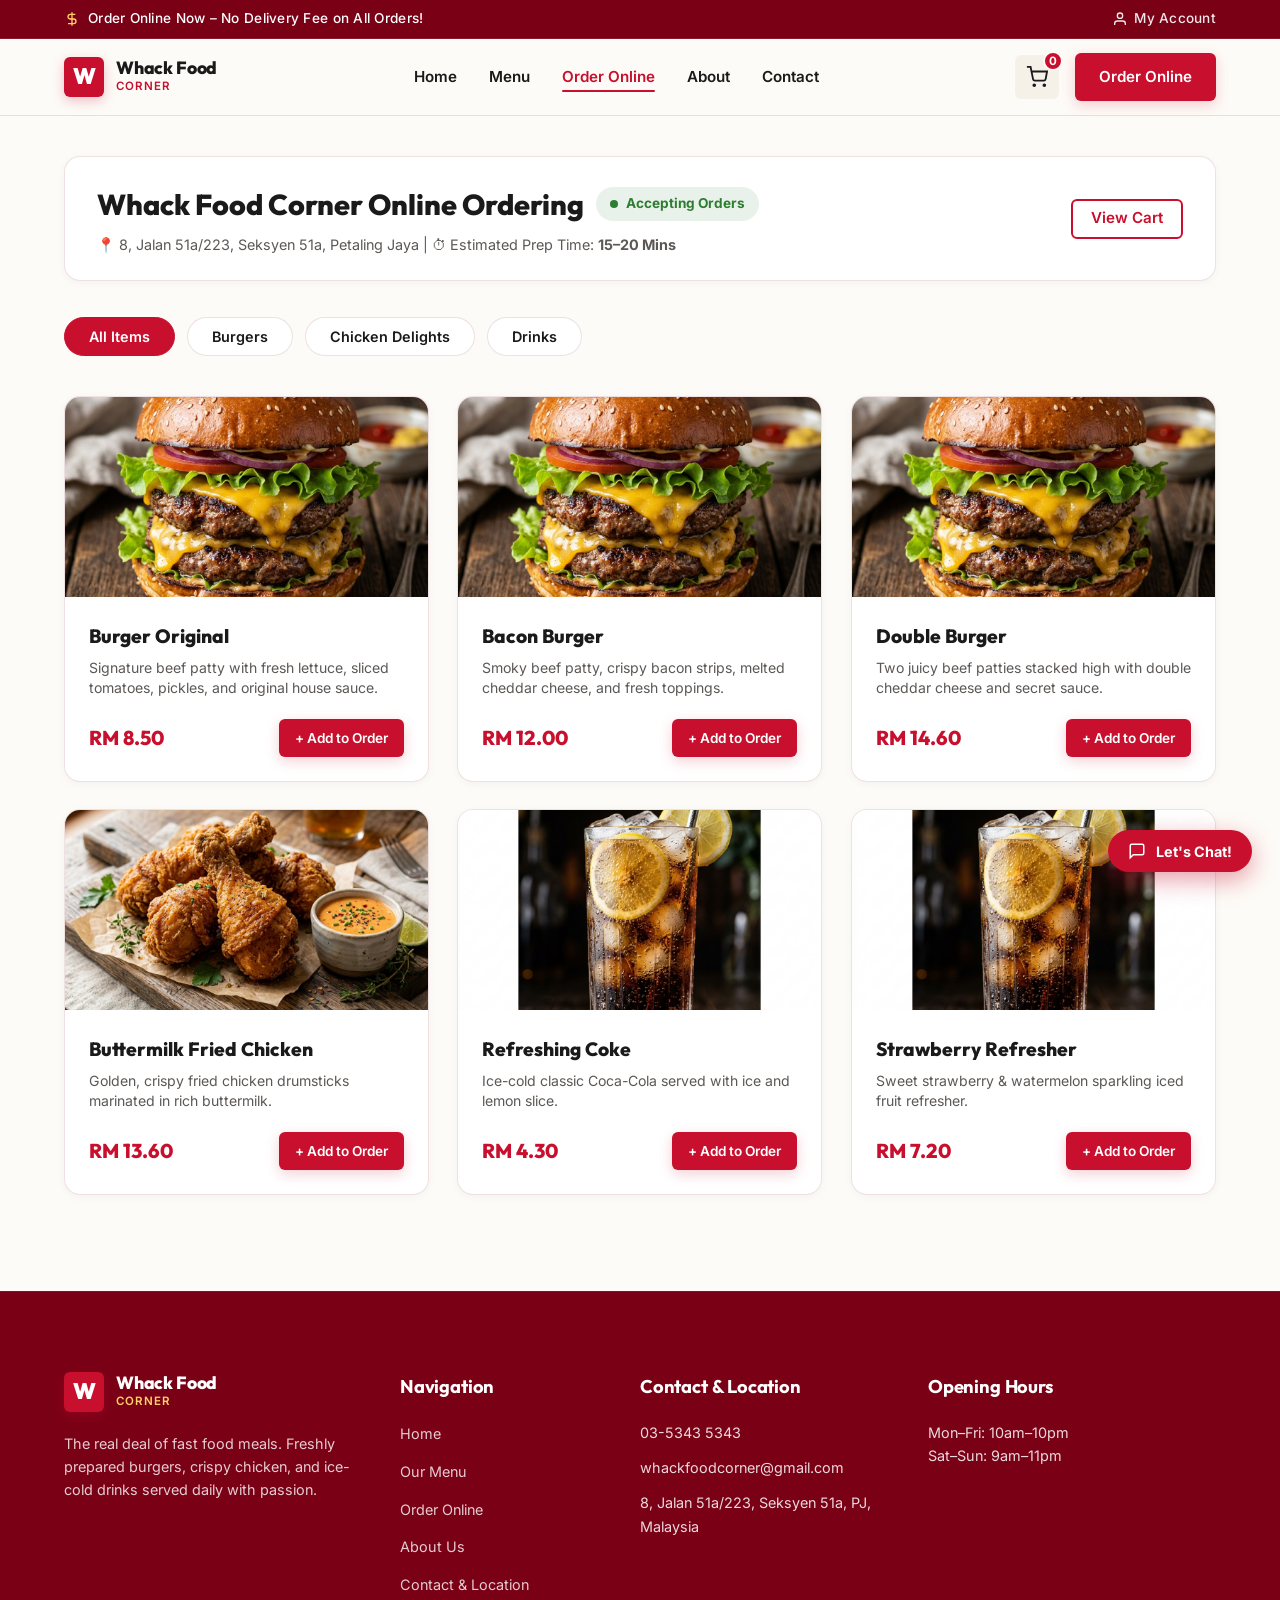
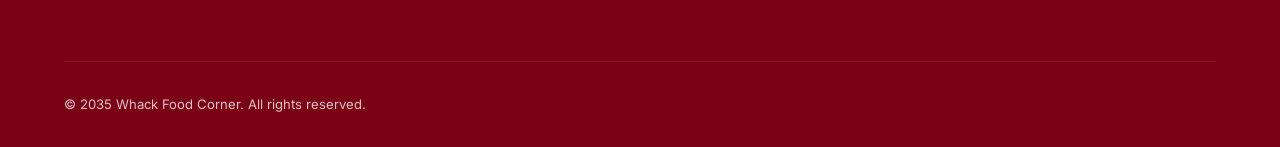
<file: Whack Food Corner Project Mockup/order.html>
<!DOCTYPE html>
<html lang="en">
<head>
  <meta charset="UTF-8">
  <meta name="viewport" content="width=device-width, initial-scale=1.0">
  <title>Online Ordering | Whack Food Corner</title>
  <meta name="description" content="Order online for pickup or delivery with zero delivery fees. Freshly prepared burgers, chicken, and drinks.">
  <link rel="stylesheet" href="style.css">
</head>
<body>

  <!-- TOP ANNOUNCEMENT BAR -->
  <div class="top-bar">
    <div class="container">
      <div class="top-bar-text">
        <svg width="16" height="16" viewBox="0 0 24 24" fill="none" stroke="currentColor" stroke-width="2"><path d="M12 2v20M17 5H9.5a3.5 3.5 0 0 0 0 7h5a3.5 3.5 0 0 1 0 7H6"/></svg>
        <span>Order Online Now – No Delivery Fee on All Orders!</span>
      </div>
      <a href="account.html" class="top-bar-user">
        <svg width="16" height="16" viewBox="0 0 24 24" fill="none" stroke="currentColor" stroke-width="2"><path d="M20 21v-2a4 4 0 0 0-4-4H8a4 4 0 0 0-4 4v2"/><circle cx="12" cy="7" r="4"/></svg>
        <span>My Account</span>
      </a>
    </div>
  </div>

  <!-- HEADER NAVIGATION -->
  <header class="site-header">
    <div class="container nav-wrapper">
      <a href="index.html" class="brand-logo">
        <div class="logo-badge">W</div>
        <div class="logo-text">
          <span class="logo-title">Whack Food</span>
          <span class="logo-subtitle">Corner</span>
        </div>
      </a>

      <nav>
        <ul class="nav-links">
          <li><a href="index.html" class="nav-link">Home</a></li>
          <li><a href="menu.html" class="nav-link">Menu</a></li>
          <li><a href="order.html" class="nav-link active">Order Online</a></li>
          <li><a href="about.html" class="nav-link">About</a></li>
          <li><a href="contact.html" class="nav-link">Contact</a></li>
        </ul>
      </nav>

      <div class="nav-actions">
        <a href="cart.html" class="cart-trigger" aria-label="Shopping Cart">
          <svg width="22" height="22" viewBox="0 0 24 24" fill="none" stroke="currentColor" stroke-width="2"><circle cx="9" cy="21" r="1"/><circle cx="20" cy="21" r="1"/><path d="M1 1h4l2.68 13.39a2 2 0 0 0 2 1.61h9.72a2 2 0 0 0 2-1.61L23 6H6"/></svg>
          <span class="cart-badge">0</span>
        </a>
        <a href="order.html" class="btn-primary">Order Online</a>
      </div>
    </div>
  </header>

  <!-- ORDERING PAGE SECTION -->
  <main class="order-page-wrapper">
    <div class="container">
      <!-- WIX RESTAURANTS STATUS BANNER -->
      <div class="order-top-banner reveal-on-scroll">
        <div>
          <div style="display:flex; align-items:center; gap:12px; margin-bottom:6px;">
            <h1 style="font-family:var(--font-heading); font-size:1.8rem; font-weight:800;">Whack Food Corner Online Ordering</h1>
            <span class="status-indicator-badge">
              <span class="status-dot"></span>
              Accepting Orders
            </span>
          </div>
          <p style="font-size:0.9rem; color:var(--color-text-muted);">
            📍 8, Jalan 51a/223, Seksyen 51a, Petaling Jaya | ⏱ Estimated Prep Time: <strong>15–20 Mins</strong>
          </p>
        </div>

        <div style="display:flex; gap:12px;">
          <a href="cart.html" class="btn-secondary" style="height:40px; padding:0 18px;">View Cart</a>
        </div>
      </div>

      <!-- CATEGORY FILTER PILLS -->
      <div class="order-filter-bar reveal-on-scroll">
        <button class="filter-pill active">All Items</button>
        <button class="filter-pill">Burgers</button>
        <button class="filter-pill">Chicken Delights</button>
        <button class="filter-pill">Drinks</button>
      </div>

      <!-- PRODUCT CARDS GRID -->
      <div class="product-grid">
        <!-- Item 1 -->
        <div class="product-card reveal-on-scroll">
          <div class="product-img-wrapper">
            <img src="assets/burger-thumb.png" alt="Burger Original" class="product-img">
          </div>
          <div class="product-body">
            <div>
              <h3 class="product-title">Burger Original</h3>
              <p class="product-desc">Signature beef patty with fresh lettuce, sliced tomatoes, pickles, and original house sauce.</p>
            </div>
            <div class="product-bottom-row">
              <span class="product-price">RM 8.50</span>
              <button class="btn-primary btn-add-cart" data-name="Burger Original" data-price="8.50" data-img="assets/burger-thumb.png" style="height:38px; padding:0 16px; font-size:0.85rem;">+ Add to Order</button>
            </div>
          </div>
        </div>

        <!-- Item 2 -->
        <div class="product-card reveal-on-scroll">
          <div class="product-img-wrapper">
            <img src="assets/burger-thumb.png" alt="Bacon Burger" class="product-img">
          </div>
          <div class="product-body">
            <div>
              <h3 class="product-title">Bacon Burger</h3>
              <p class="product-desc">Smoky beef patty, crispy bacon strips, melted cheddar cheese, and fresh toppings.</p>
            </div>
            <div class="product-bottom-row">
              <span class="product-price">RM 12.00</span>
              <button class="btn-primary btn-add-cart" data-name="Bacon Burger" data-price="12.00" data-img="assets/burger-thumb.png" style="height:38px; padding:0 16px; font-size:0.85rem;">+ Add to Order</button>
            </div>
          </div>
        </div>

        <!-- Item 3 -->
        <div class="product-card reveal-on-scroll">
          <div class="product-img-wrapper">
            <img src="assets/burger-thumb.png" alt="Double Burger" class="product-img">
          </div>
          <div class="product-body">
            <div>
              <h3 class="product-title">Double Burger</h3>
              <p class="product-desc">Two juicy beef patties stacked high with double cheddar cheese and secret sauce.</p>
            </div>
            <div class="product-bottom-row">
              <span class="product-price">RM 14.60</span>
              <button class="btn-primary btn-add-cart" data-name="Double Burger" data-price="14.60" data-img="assets/burger-thumb.png" style="height:38px; padding:0 16px; font-size:0.85rem;">+ Add to Order</button>
            </div>
          </div>
        </div>

        <!-- Item 4 -->
        <div class="product-card reveal-on-scroll">
          <div class="product-img-wrapper">
            <img src="assets/chicken-thumb.png" alt="Crispy Buttermilk Fried Chicken" class="product-img">
          </div>
          <div class="product-body">
            <div>
              <h3 class="product-title">Buttermilk Fried Chicken</h3>
              <p class="product-desc">Golden, crispy fried chicken drumsticks marinated in rich buttermilk.</p>
            </div>
            <div class="product-bottom-row">
              <span class="product-price">RM 13.60</span>
              <button class="btn-primary btn-add-cart" data-name="Buttermilk Fried Chicken" data-price="13.60" data-img="assets/chicken-thumb.png" style="height:38px; padding:0 16px; font-size:0.85rem;">+ Add to Order</button>
            </div>
          </div>
        </div>

        <!-- Item 5 -->
        <div class="product-card reveal-on-scroll">
          <div class="product-img-wrapper">
            <img src="assets/coke-thumb.png" alt="Refreshing Coke" class="product-img">
          </div>
          <div class="product-body">
            <div>
              <h3 class="product-title">Refreshing Coke</h3>
              <p class="product-desc">Ice-cold classic Coca-Cola served with ice and lemon slice.</p>
            </div>
            <div class="product-bottom-row">
              <span class="product-price">RM 4.30</span>
              <button class="btn-primary btn-add-cart" data-name="Refreshing Coke" data-price="4.30" data-img="assets/coke-thumb.png" style="height:38px; padding:0 16px; font-size:0.85rem;">+ Add to Order</button>
            </div>
          </div>
        </div>

        <!-- Item 6 -->
        <div class="product-card reveal-on-scroll">
          <div class="product-img-wrapper">
            <img src="assets/coke-thumb.png" alt="Strawberry Watermelon Refresher" class="product-img">
          </div>
          <div class="product-body">
            <div>
              <h3 class="product-title">Strawberry Refresher</h3>
              <p class="product-desc">Sweet strawberry & watermelon sparkling iced fruit refresher.</p>
            </div>
            <div class="product-bottom-row">
              <span class="product-price">RM 7.20</span>
              <button class="btn-primary btn-add-cart" data-name="Strawberry Refresher" data-price="7.20" data-img="assets/coke-thumb.png" style="height:38px; padding:0 16px; font-size:0.85rem;">+ Add to Order</button>
            </div>
          </div>
        </div>
      </div>
    </div>
  </main>

  <!-- FLOATING CHAT WIDGET -->
  <div class="floating-chat-container">
    <div class="chat-window-modal">
      <div class="chat-modal-header">
        <div style="display:flex; align-items:center; gap:8px;">
          <div style="width:8px; height:8px; background:#2E7D32; border-radius:50%;"></div>
          <span style="font-weight:700; font-size:0.9rem;">Whack Live Support</span>
        </div>
        <button class="chat-close-btn" style="color:#fff; font-size:1.2rem;">&times;</button>
      </div>
      <div class="chat-modal-body">
        <div class="chat-msg chat-msg-bot">
          👋 Need help customizing your online order? Chat with us!
        </div>
      </div>
      <div class="chat-modal-footer">
        <input type="text" class="chat-input" placeholder="Type your message...">
        <button class="btn-primary chat-send-btn" style="height:38px; padding:0 14px; border-radius:9999px;">Send</button>
      </div>
    </div>
    <button class="chat-trigger-btn">
      <svg width="18" height="18" viewBox="0 0 24 24" fill="none" stroke="currentColor" stroke-width="2"><path d="M21 15a2 2 0 0 1-2 2H7l-4 4V5a2 2 0 0 1 2-2h14a2 2 0 0 1 2 2z"/></svg>
      <span>Let's Chat!</span>
    </button>
  </div>

  <!-- FOOTER -->
  <footer class="site-footer">
    <div class="container">
      <div class="footer-grid">
        <div class="footer-col-brand">
          <a href="index.html" class="brand-logo">
            <div class="logo-badge">W</div>
            <div class="logo-text">
              <span class="logo-title">Whack Food</span>
              <span class="logo-subtitle">Corner</span>
            </div>
          </a>
          <p class="footer-brand-desc">The real deal of fast food meals. Freshly prepared burgers, crispy chicken, and ice-cold drinks served daily with passion.</p>
        </div>
        <div>
          <h4 class="footer-col-title">Navigation</h4>
          <ul class="footer-links">
            <li><a href="index.html" class="footer-link">Home</a></li>
            <li><a href="menu.html" class="footer-link">Our Menu</a></li>
            <li><a href="order.html" class="footer-link">Order Online</a></li>
            <li><a href="about.html" class="footer-link">About Us</a></li>
            <li><a href="contact.html" class="footer-link">Contact & Location</a></li>
          </ul>
        </div>
        <div>
          <h4 class="footer-col-title">Contact & Location</h4>
          <div class="footer-info-item"><span>03-5343 5343</span></div>
          <div class="footer-info-item"><span>whackfoodcorner@gmail.com</span></div>
          <div class="footer-info-item"><span>8, Jalan 51a/223, Seksyen 51a, PJ, Malaysia</span></div>
        </div>
        <div>
          <h4 class="footer-col-title">Opening Hours</h4>
          <p style="font-size: 0.9rem; opacity: 0.85;">Mon–Fri: 10am–10pm<br>Sat–Sun: 9am–11pm</p>
        </div>
      </div>
      <div class="footer-bottom">
        <div>© 2035 Whack Food Corner. All rights reserved.</div>
      </div>
    </div>
  </footer>

  <script src="main.js"></script>
</body>
</html>
</file>
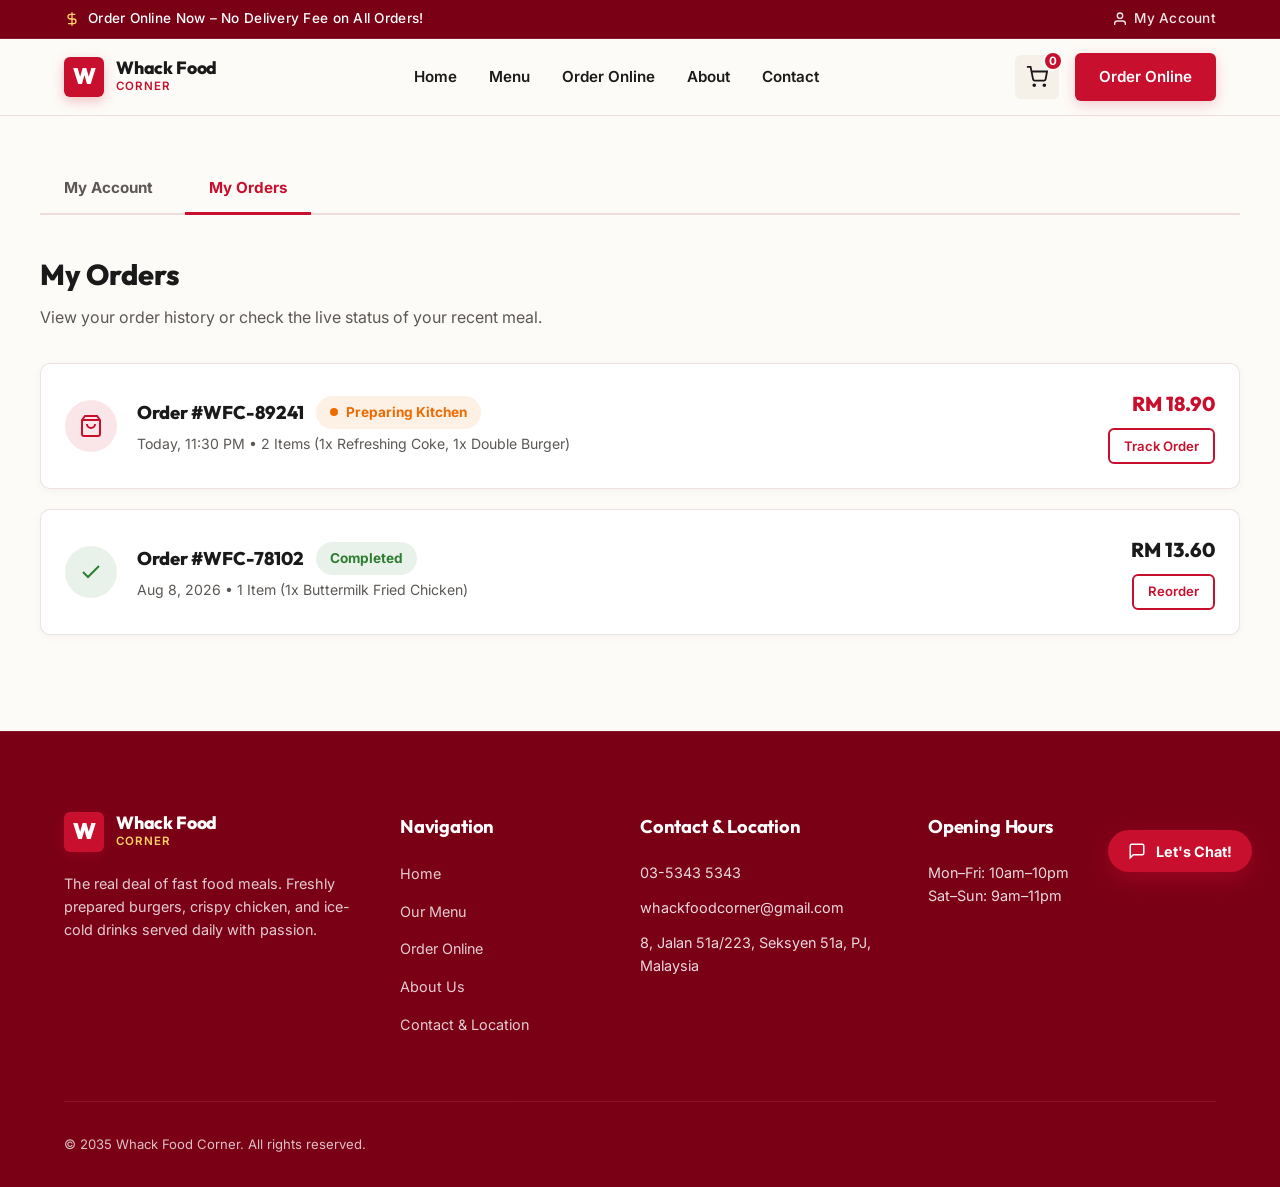
<file: Whack Food Corner Project Mockup/orders.html>
<!DOCTYPE html>
<html lang="en">
<head>
  <meta charset="UTF-8">
  <meta name="viewport" content="width=device-width, initial-scale=1.0">
  <title>My Orders | Whack Food Corner</title>
  <meta name="description" content="View your past order history and real-time order status at Whack Food Corner.">
  <link rel="stylesheet" href="style.css">
</head>
<body>

  <!-- TOP ANNOUNCEMENT BAR -->
  <div class="top-bar">
    <div class="container">
      <div class="top-bar-text">
        <svg width="16" height="16" viewBox="0 0 24 24" fill="none" stroke="currentColor" stroke-width="2"><path d="M12 2v20M17 5H9.5a3.5 3.5 0 0 0 0 7h5a3.5 3.5 0 0 1 0 7H6"/></svg>
        <span>Order Online Now – No Delivery Fee on All Orders!</span>
      </div>
      <a href="account.html" class="top-bar-user">
        <svg width="16" height="16" viewBox="0 0 24 24" fill="none" stroke="currentColor" stroke-width="2"><path d="M20 21v-2a4 4 0 0 0-4-4H8a4 4 0 0 0-4 4v2"/><circle cx="12" cy="7" r="4"/></svg>
        <span>My Account</span>
      </a>
    </div>
  </div>

  <!-- HEADER NAVIGATION -->
  <header class="site-header">
    <div class="container nav-wrapper">
      <a href="index.html" class="brand-logo">
        <div class="logo-badge">W</div>
        <div class="logo-text">
          <span class="logo-title">Whack Food</span>
          <span class="logo-subtitle">Corner</span>
        </div>
      </a>

      <nav>
        <ul class="nav-links">
          <li><a href="index.html" class="nav-link">Home</a></li>
          <li><a href="menu.html" class="nav-link">Menu</a></li>
          <li><a href="order.html" class="nav-link">Order Online</a></li>
          <li><a href="about.html" class="nav-link">About</a></li>
          <li><a href="contact.html" class="nav-link">Contact</a></li>
        </ul>
      </nav>

      <div class="nav-actions">
        <a href="cart.html" class="cart-trigger" aria-label="Shopping Cart">
          <svg width="22" height="22" viewBox="0 0 24 24" fill="none" stroke="currentColor" stroke-width="2"><circle cx="9" cy="21" r="1"/><circle cx="20" cy="21" r="1"/><path d="M1 1h4l2.68 13.39a2 2 0 0 0 2 1.61h9.72a2 2 0 0 0 2-1.61L23 6H6"/></svg>
          <span class="cart-badge">0</span>
        </a>
        <a href="order.html" class="btn-primary">Order Online</a>
      </div>
    </div>
  </header>

  <!-- ORDERS PORTAL CONTAINER -->
  <main class="portal-wrapper container">
    <div class="portal-tabs">
      <a href="account.html" class="portal-tab">My Account</a>
      <a href="orders.html" class="portal-tab active">My Orders</a>
    </div>

    <div class="reveal-on-scroll">
      <h1 style="font-family:var(--font-heading); font-size:1.8rem; font-weight:800; margin-bottom:8px;">My Orders</h1>
      <p style="color:var(--color-text-muted); margin-bottom:32px;">View your order history or check the live status of your recent meal.</p>

      <div class="orders-list">
        <!-- Active Order 1 -->
        <div class="order-item-card">
          <div style="display:flex; gap:20px; align-items:center;">
            <div style="width:52px; height:52px; background:rgba(200,16,46,0.1); border-radius:50%; display:flex; align-items:center; justify-content:center; color:var(--color-primary-red);">
              <svg width="24" height="24" viewBox="0 0 24 24" fill="none" stroke="currentColor" stroke-width="2"><path d="M6 2L3 6v14a2 2 0 0 0 2 2h14a2 2 0 0 0 2-2V6l-3-4z"/><line x1="3" y1="6" x2="21" y2="6"/><path d="M16 10a4 4 0 0 1-8 0"/></svg>
            </div>
            <div>
              <div style="display:flex; align-items:center; gap:12px; margin-bottom:4px;">
                <span style="font-family:var(--font-heading); font-weight:800; font-size:1.15rem;">Order #WFC-89241</span>
                <span class="status-indicator-badge" style="background:rgba(237,108,2,0.1); color:var(--color-warning);">
                  <span class="status-dot" style="background:var(--color-warning);"></span>
                  Preparing Kitchen
                </span>
              </div>
              <p style="font-size:0.88rem; color:var(--color-text-muted);">Today, 11:30 PM • 2 Items (1x Refreshing Coke, 1x Double Burger)</p>
            </div>
          </div>
          <div style="text-align:right;">
            <span style="font-family:var(--font-heading); font-weight:800; font-size:1.25rem; color:var(--color-primary-red); display:block; margin-bottom:8px;">RM 18.90</span>
            <button class="btn-secondary" style="height:36px; padding:0 14px; font-size:0.82rem;">Track Order</button>
          </div>
        </div>

        <!-- Completed Order 2 -->
        <div class="order-item-card">
          <div style="display:flex; gap:20px; align-items:center;">
            <div style="width:52px; height:52px; background:rgba(46,125,50,0.1); border-radius:50%; display:flex; align-items:center; justify-content:center; color:var(--color-success);">
              <svg width="24" height="24" viewBox="0 0 24 24" fill="none" stroke="currentColor" stroke-width="2"><polyline points="20 6 9 17 4 12"/></svg>
            </div>
            <div>
              <div style="display:flex; align-items:center; gap:12px; margin-bottom:4px;">
                <span style="font-family:var(--font-heading); font-weight:800; font-size:1.15rem;">Order #WFC-78102</span>
                <span class="status-indicator-badge" style="background:rgba(46,125,50,0.1); color:var(--color-success);">
                  Completed
                </span>
              </div>
              <p style="font-size:0.88rem; color:var(--color-text-muted);">Aug 8, 2026 • 1 Item (1x Buttermilk Fried Chicken)</p>
            </div>
          </div>
          <div style="text-align:right;">
            <span style="font-family:var(--font-heading); font-weight:800; font-size:1.25rem; color:var(--color-text-main); display:block; margin-bottom:8px;">RM 13.60</span>
            <a href="order.html" class="btn-secondary" style="height:36px; padding:0 14px; font-size:0.82rem;">Reorder</a>
          </div>
        </div>
      </div>
    </div>
  </main>

  <!-- FLOATING CHAT WIDGET -->
  <div class="floating-chat-container">
    <div class="chat-window-modal">
      <div class="chat-modal-header">
        <div style="display:flex; align-items:center; gap:8px;">
          <div style="width:8px; height:8px; background:#2E7D32; border-radius:50%;"></div>
          <span style="font-weight:700; font-size:0.9rem;">Whack Live Support</span>
        </div>
        <button class="chat-close-btn" style="color:#fff; font-size:1.2rem;">&times;</button>
      </div>
      <div class="chat-modal-body">
        <div class="chat-msg chat-msg-bot">
          Checking status for Order #WFC-89241? It's currently being grilled to perfection!
        </div>
      </div>
      <div class="chat-modal-footer">
        <input type="text" class="chat-input" placeholder="Type your message...">
        <button class="btn-primary chat-send-btn" style="height:38px; padding:0 14px; border-radius:9999px;">Send</button>
      </div>
    </div>
    <button class="chat-trigger-btn">
      <svg width="18" height="18" viewBox="0 0 24 24" fill="none" stroke="currentColor" stroke-width="2"><path d="M21 15a2 2 0 0 1-2 2H7l-4 4V5a2 2 0 0 1 2-2h14a2 2 0 0 1 2 2z"/></svg>
      <span>Let's Chat!</span>
    </button>
  </div>

  <!-- FOOTER -->
  <footer class="site-footer">
    <div class="container">
      <div class="footer-grid">
        <div class="footer-col-brand">
          <a href="index.html" class="brand-logo">
            <div class="logo-badge">W</div>
            <div class="logo-text">
              <span class="logo-title">Whack Food</span>
              <span class="logo-subtitle">Corner</span>
            </div>
          </a>
          <p class="footer-brand-desc">The real deal of fast food meals. Freshly prepared burgers, crispy chicken, and ice-cold drinks served daily with passion.</p>
        </div>
        <div>
          <h4 class="footer-col-title">Navigation</h4>
          <ul class="footer-links">
            <li><a href="index.html" class="footer-link">Home</a></li>
            <li><a href="menu.html" class="footer-link">Our Menu</a></li>
            <li><a href="order.html" class="footer-link">Order Online</a></li>
            <li><a href="about.html" class="footer-link">About Us</a></li>
            <li><a href="contact.html" class="footer-link">Contact & Location</a></li>
          </ul>
        </div>
        <div>
          <h4 class="footer-col-title">Contact & Location</h4>
          <div class="footer-info-item"><span>03-5343 5343</span></div>
          <div class="footer-info-item"><span>whackfoodcorner@gmail.com</span></div>
          <div class="footer-info-item"><span>8, Jalan 51a/223, Seksyen 51a, PJ, Malaysia</span></div>
        </div>
        <div>
          <h4 class="footer-col-title">Opening Hours</h4>
          <p style="font-size: 0.9rem; opacity: 0.85;">Mon–Fri: 10am–10pm<br>Sat–Sun: 9am–11pm</p>
        </div>
      </div>
      <div class="footer-bottom">
        <div>© 2035 Whack Food Corner. All rights reserved.</div>
      </div>
    </div>
  </footer>

  <script src="main.js"></script>
</body>
</html>
</file>
<file: Whack Food Corner Project Mockup/style.css>
/* ==========================================================================
   WHACK FOOD CORNER - COMPLETE WEB APP DESIGN SYSTEM & COMPONENT ENGINE
   ========================================================================== */

@import url('https://fonts.googleapis.com/css2?family=Inter:wght@400;500;600;700&family=Outfit:wght@600;700;800;900&display=swap');

:root {
  /* Color System */
  --color-primary-red: #C8102E;
  --color-primary-red-hover: #A30B23;
  --color-dark-red: #7A0016;
  --color-dark-red-hover: #5D0010;
  --color-bg-warm: #FDFBF7;
  --color-bg-card: #FFFFFF;
  --color-bg-subtle: #F5F1E8;
  --color-text-main: #1A1A1A;
  --color-text-muted: #5C5855;
  --color-text-light: #8C8782;
  --color-white: #FFFFFF;
  --color-border: rgba(122, 0, 22, 0.12);
  --color-border-dark: rgba(255, 255, 255, 0.15);
  --color-success: #2E7D32;
  --color-warning: #ED6C02;

  /* Typography Tokens */
  --font-heading: 'Outfit', -apple-system, BlinkMacSystemFont, sans-serif;
  --font-body: 'Inter', -apple-system, BlinkMacSystemFont, sans-serif;

  /* Elevation & Shadows */
  --shadow-sm: 0 2px 8px rgba(26, 26, 26, 0.04);
  --shadow-md: 0 8px 24px rgba(26, 26, 26, 0.08);
  --shadow-lg: 0 16px 36px rgba(122, 0, 22, 0.12);

  /* Layout & Geometry */
  --radius-sm: 6px;
  --radius-md: 10px;
  --radius-lg: 16px;
  --radius-pill: 9999px;
  --button-height: 48px;
  --container-max-width: 1200px;
  --transition-fast: 0.2s cubic-bezier(0.16, 1, 0.3, 1);
  --transition-medium: 0.4s cubic-bezier(0.16, 1, 0.3, 1);
}

/* Reset & Base Setup */
*, *::before, *::after {
  box-sizing: border-box;
  margin: 0;
  padding: 0;
}

html {
  scroll-behavior: smooth;
  font-size: 16px;
}

body {
  font-family: var(--font-body);
  background-color: var(--color-bg-warm);
  color: var(--color-text-main);
  line-height: 1.6;
  -webkit-font-smoothing: antialiased;
  -moz-osx-font-smoothing: grayscale;
  overflow-x: hidden;
  min-height: 100vh;
  display: flex;
  flex-direction: column;
}

main {
  flex: 1;
}

img, svg {
  display: block;
  max-width: 100%;
}

a {
  color: inherit;
  text-decoration: none;
}

button {
  cursor: pointer;
  border: none;
  background: none;
  font-family: inherit;
}

.container {
  width: 100%;
  max-width: var(--container-max-width);
  margin: 0 auto;
  padding: 0 24px;
}

/* ==========================================================================
   TOP ANNOUNCEMENT BAR
   ========================================================================== */
.top-bar {
  background-color: var(--color-dark-red);
  color: var(--color-white);
  font-size: 0.85rem;
  font-weight: 500;
  letter-spacing: 0.02em;
  padding: 8px 0;
  border-bottom: 1px solid rgba(255, 255, 255, 0.1);
}

.top-bar .container {
  display: flex;
  justify-content: space-between;
  align-items: center;
}

.top-bar-text {
  display: flex;
  align-items: center;
  gap: 8px;
}

.top-bar-text svg {
  color: #FFD166;
}

.top-bar-user {
  display: flex;
  align-items: center;
  gap: 6px;
  opacity: 0.9;
  transition: opacity var(--transition-fast);
}

.top-bar-user:hover {
  opacity: 1;
}

/* ==========================================================================
   MAIN NAVIGATION HEADER
   ========================================================================== */
.site-header {
  position: sticky;
  top: 0;
  z-index: 1000;
  background-color: rgba(253, 251, 247, 0.94);
  backdrop-filter: blur(12px);
  -webkit-backdrop-filter: blur(12px);
  border-bottom: 1px solid var(--color-border);
  transition: box-shadow var(--transition-fast);
}

.site-header.is-scrolled {
  box-shadow: var(--shadow-sm);
}

.nav-wrapper {
  display: flex;
  justify-content: space-between;
  align-items: center;
  height: 76px;
}

/* Brand Logo */
.brand-logo {
  display: flex;
  align-items: center;
  gap: 12px;
  text-decoration: none;
}

.logo-badge {
  width: 40px;
  height: 40px;
  background-color: var(--color-primary-red);
  border-radius: var(--radius-sm);
  display: flex;
  align-items: center;
  justify-content: center;
  color: var(--color-white);
  font-family: var(--font-heading);
  font-weight: 900;
  font-size: 1.4rem;
  box-shadow: 0 4px 12px rgba(200, 16, 46, 0.25);
  transition: transform var(--transition-fast);
}

.brand-logo:hover .logo-badge {
  transform: scale(1.05);
}

.logo-text {
  display: flex;
  flex-direction: column;
}

.logo-title {
  font-family: var(--font-heading);
  font-weight: 800;
  font-size: 1.1rem;
  line-height: 1.1;
  color: var(--color-text-main);
  letter-spacing: -0.01em;
}

.logo-subtitle {
  font-size: 0.72rem;
  font-weight: 600;
  color: var(--color-primary-red);
  text-transform: uppercase;
  letter-spacing: 0.08em;
}

/* Nav Links */
.nav-links {
  display: flex;
  align-items: center;
  gap: 32px;
  list-style: none;
}

.nav-link {
  font-weight: 600;
  font-size: 0.95rem;
  color: var(--color-text-main);
  position: relative;
  padding: 4px 0;
  transition: color var(--transition-fast);
}

.nav-link::after {
  content: '';
  position: absolute;
  bottom: -2px;
  left: 0;
  width: 0;
  height: 2px;
  background-color: var(--color-primary-red);
  transition: width var(--transition-fast);
  border-radius: 2px;
}

.nav-link:hover,
.nav-link.active {
  color: var(--color-primary-red);
}

.nav-link.active::after,
.nav-link:hover::after {
  width: 100%;
}

/* Nav Actions */
.nav-actions {
  display: flex;
  align-items: center;
  gap: 16px;
}

.btn-primary {
  display: inline-flex;
  align-items: center;
  justify-content: center;
  gap: 8px;
  height: var(--button-height);
  padding: 0 24px;
  background-color: var(--color-primary-red);
  color: var(--color-white);
  font-family: var(--font-body);
  font-weight: 600;
  font-size: 0.95rem;
  border-radius: var(--radius-sm);
  transition: background-color var(--transition-fast), transform var(--transition-fast), box-shadow var(--transition-fast);
  box-shadow: 0 4px 14px rgba(200, 16, 46, 0.2);
}

.btn-primary:hover {
  background-color: var(--color-primary-red-hover);
  transform: translateY(-2px);
  box-shadow: 0 6px 18px rgba(200, 16, 46, 0.3);
}

.btn-primary:active {
  transform: translateY(0);
}

.btn-secondary {
  display: inline-flex;
  align-items: center;
  justify-content: center;
  gap: 8px;
  height: var(--button-height);
  padding: 0 24px;
  background-color: transparent;
  color: var(--color-primary-red);
  border: 2px solid var(--color-primary-red);
  font-family: var(--font-body);
  font-weight: 600;
  font-size: 0.95rem;
  border-radius: var(--radius-sm);
  transition: all var(--transition-fast);
}

.btn-secondary:hover {
  background-color: var(--color-primary-red);
  color: var(--color-white);
  transform: translateY(-2px);
}

.btn-inverse {
  display: inline-flex;
  align-items: center;
  justify-content: center;
  gap: 8px;
  height: var(--button-height);
  padding: 0 28px;
  background-color: var(--color-white);
  color: var(--color-primary-red);
  font-family: var(--font-body);
  font-weight: 700;
  font-size: 0.95rem;
  border-radius: var(--radius-sm);
  box-shadow: 0 4px 14px rgba(0, 0, 0, 0.15);
  transition: all var(--transition-fast);
}

.btn-inverse:hover {
  background-color: var(--color-bg-warm);
  transform: translateY(-2px);
  box-shadow: 0 6px 20px rgba(0, 0, 0, 0.22);
}

/* Cart Button */
.cart-trigger {
  position: relative;
  width: 44px;
  height: 44px;
  display: flex;
  align-items: center;
  justify-content: center;
  border-radius: var(--radius-sm);
  background-color: var(--color-bg-subtle);
  color: var(--color-text-main);
  transition: background-color var(--transition-fast), color var(--transition-fast);
}

.cart-trigger:hover {
  background-color: rgba(200, 16, 46, 0.1);
  color: var(--color-primary-red);
}

.cart-badge {
  position: absolute;
  top: -4px;
  right: -4px;
  background-color: var(--color-primary-red);
  color: var(--color-white);
  font-size: 0.72rem;
  font-weight: 700;
  width: 20px;
  height: 20px;
  border-radius: 50%;
  display: flex;
  align-items: center;
  justify-content: center;
  border: 2px solid var(--color-bg-warm);
}

/* Mobile Nav Toggle */
.mobile-toggle {
  display: none;
  flex-direction: column;
  justify-content: space-around;
  width: 28px;
  height: 24px;
  background: transparent;
  border: none;
  cursor: pointer;
}

.mobile-toggle span {
  width: 100%;
  height: 3px;
  background-color: var(--color-text-main);
  border-radius: 2px;
  transition: all var(--transition-fast);
}

/* ==========================================================================
   PAGE HERO COMPONENT (Reusable Header for Subpages)
   ========================================================================== */
.page-hero {
  position: relative;
  padding: 60px 0;
  background-color: #1A0507;
  color: var(--color-white);
  text-align: center;
  overflow: hidden;
}

.parallax-container {
  position: absolute;
  top: -5%;
  left: -5%;
  width: 110%;
  height: 110%;
  overflow: hidden;
  z-index: 1;
}

.parallax-bg {
  width: 100%;
  height: 100%;
  object-fit: cover;
  object-position: center;
  transform: scale(1.00);
  will-change: transform;
  transition: transform 0.15s cubic-bezier(0.16, 1, 0.3, 1);
}

.hero-overlay {
  position: absolute;
  top: 0;
  left: 0;
  width: 100%;
  height: 100%;
  background: radial-gradient(circle at center, rgba(122, 0, 22, 0.45) 0%, rgba(20, 3, 6, 0.82) 100%),
              linear-gradient(180deg, rgba(0, 0, 0, 0.3) 0%, rgba(0, 0, 0, 0.65) 100%);
  z-index: 2;
}

.page-hero-content {
  position: relative;
  z-index: 3;
}

.page-hero-title {
  font-family: var(--font-heading);
  font-size: clamp(2.2rem, 4vw, 3.2rem);
  font-weight: 800;
  margin-bottom: 12px;
  line-height: 1.15;
}

.page-hero-subtitle {
  font-size: 1.1rem;
  opacity: 0.9;
  max-width: 600px;
  margin: 0 auto;
}

/* ==========================================================================
   HOMEPAGE SPECIFIC SECTIONS
   ========================================================================== */
.hero-section {
  position: relative;
  min-height: 84vh;
  display: flex;
  align-items: center;
  justify-content: center;
  overflow: hidden;
  color: var(--color-white);
  text-align: center;
  background-color: #1A0507;
}

.hero-content {
  position: relative;
  z-index: 3;
  max-width: 820px;
  padding: 60px 24px;
  display: flex;
  flex-direction: column;
  align-items: center;
}

.hero-tagline {
  display: inline-flex;
  align-items: center;
  gap: 8px;
  padding: 6px 18px;
  background-color: rgba(200, 16, 46, 0.85);
  backdrop-filter: blur(8px);
  border-radius: var(--radius-pill);
  font-size: 0.85rem;
  font-weight: 700;
  text-transform: uppercase;
  letter-spacing: 0.1em;
  color: var(--color-white);
  margin-bottom: 24px;
  border: 1px solid rgba(255, 255, 255, 0.2);
}

.hero-title {
  font-family: var(--font-heading);
  font-weight: 900;
  font-size: clamp(2.5rem, 6vw, 4.5rem);
  line-height: 1.08;
  letter-spacing: -0.02em;
  text-transform: uppercase;
  margin-bottom: 20px;
  text-shadow: 0 4px 20px rgba(0, 0, 0, 0.4);
}

.hero-subtitle {
  font-size: clamp(1.1rem, 2vw, 1.4rem);
  font-weight: 400;
  opacity: 0.92;
  margin-bottom: 36px;
  max-width: 580px;
  line-height: 1.5;
  text-shadow: 0 2px 10px rgba(0, 0, 0, 0.3);
}

.hero-ctas {
  display: flex;
  align-items: center;
  justify-content: center;
  gap: 16px;
  flex-wrap: wrap;
}

.scroll-indicator {
  position: absolute;
  bottom: 28px;
  left: 50%;
  transform: translateX(-50%);
  z-index: 3;
  display: flex;
  flex-direction: column;
  align-items: center;
  gap: 6px;
  color: rgba(255, 255, 255, 0.75);
  font-size: 0.75rem;
  text-transform: uppercase;
  letter-spacing: 0.1em;
  font-weight: 600;
  animation: bounce 2s infinite;
}

@keyframes bounce {
  0%, 20%, 50%, 80%, 100% { transform: translate(-50%, 0); }
  40% { transform: translate(-50%, -8px); }
  60% { transform: translate(-50%, -4px); }
}

/* Categories Grid */
.categories-section {
  padding: 96px 0;
  background-color: var(--color-bg-warm);
}

.section-header {
  text-align: center;
  max-width: 640px;
  margin: 0 auto 60px auto;
}

.section-badge {
  display: inline-block;
  color: var(--color-primary-red);
  font-size: 0.85rem;
  font-weight: 700;
  text-transform: uppercase;
  letter-spacing: 0.12em;
  margin-bottom: 10px;
}

.section-title {
  font-family: var(--font-heading);
  font-size: clamp(2rem, 3.5vw, 2.75rem);
  font-weight: 800;
  color: var(--color-text-main);
  line-height: 1.15;
  letter-spacing: -0.01em;
  margin-bottom: 14px;
}

.section-description {
  color: var(--color-text-muted);
  font-size: 1.05rem;
}

.category-grid {
  display: grid;
  grid-template-columns: repeat(3, 1fr);
  gap: 32px;
  margin-bottom: 56px;
}

.category-card {
  background-color: var(--color-bg-card);
  border-radius: var(--radius-lg);
  padding: 40px 32px;
  text-align: center;
  border: 1px solid var(--color-border);
  box-shadow: var(--shadow-sm);
  transition: transform var(--transition-medium), box-shadow var(--transition-medium), border-color var(--transition-medium);
  display: flex;
  flex-direction: column;
  align-items: center;
}

.category-card:hover {
  transform: translateY(-8px);
  box-shadow: var(--shadow-lg);
  border-color: rgba(200, 16, 46, 0.3);
}

.category-icon-wrapper {
  width: 80px;
  height: 80px;
  border-radius: 50%;
  background-color: rgba(200, 16, 46, 0.06);
  display: flex;
  align-items: center;
  justify-content: center;
  margin-bottom: 24px;
  color: var(--color-primary-red);
  transition: background-color var(--transition-fast), transform var(--transition-fast);
}

.category-card:hover .category-icon-wrapper {
  background-color: var(--color-primary-red);
  color: var(--color-white);
  transform: scale(1.08);
}

.category-title {
  font-family: var(--font-heading);
  font-size: 1.5rem;
  font-weight: 800;
  color: var(--color-text-main);
  margin-bottom: 10px;
}

.category-subtitle {
  color: var(--color-text-muted);
  font-size: 0.95rem;
  line-height: 1.5;
  margin-bottom: 24px;
}

.category-link {
  font-weight: 700;
  font-size: 0.9rem;
  color: var(--color-primary-red);
  display: inline-flex;
  align-items: center;
  gap: 6px;
  transition: gap var(--transition-fast);
}

.category-card:hover .category-link {
  gap: 10px;
}

/* About & Order Split */
.about-order-split {
  padding: 40px 0 96px 0;
}

.split-grid {
  display: grid;
  grid-template-columns: 1fr 1fr;
  gap: 32px;
  align-items: stretch;
}

.split-card {
  position: relative;
  border-radius: var(--radius-lg);
  overflow: hidden;
  display: flex;
  flex-direction: column;
  justify-content: space-between;
  min-height: 480px;
  box-shadow: var(--shadow-md);
}

.about-card {
  color: var(--color-white);
  background-color: #1A0E08;
}

.about-overlay {
  position: absolute;
  top: 0;
  left: 0;
  width: 100%;
  height: 100%;
  background: linear-gradient(180deg, rgba(18, 12, 10, 0.45) 0%, rgba(18, 12, 10, 0.88) 100%);
  z-index: 2;
}

.about-content {
  position: relative;
  z-index: 3;
  padding: 48px;
  display: flex;
  flex-direction: column;
  justify-content: center;
  height: 100%;
}

.card-tagline {
  font-size: 0.8rem;
  font-weight: 700;
  text-transform: uppercase;
  letter-spacing: 0.12em;
  color: #FFD166;
  margin-bottom: 12px;
}

.about-title {
  font-family: var(--font-heading);
  font-size: 2.25rem;
  font-weight: 800;
  margin-bottom: 16px;
  line-height: 1.2;
}

.about-text {
  font-size: 0.95rem;
  line-height: 1.65;
  opacity: 0.9;
  margin-bottom: 28px;
}

.order-card {
  background-color: var(--color-primary-red);
  color: var(--color-white);
  padding: 48px;
  display: flex;
  flex-direction: column;
  align-items: center;
  justify-content: center;
  text-align: center;
  position: relative;
}

.order-graphic-wrapper {
  width: 140px;
  height: 140px;
  margin-bottom: 24px;
  display: flex;
  align-items: center;
  justify-content: center;
  background-color: rgba(255, 255, 255, 0.12);
  border-radius: 50%;
  padding: 16px;
  box-shadow: inset 0 0 20px rgba(0, 0, 0, 0.1);
  transition: transform var(--transition-medium);
}

.order-card:hover .order-graphic-wrapper {
  transform: scale(1.05) rotate(-2deg);
}

.order-title {
  font-family: var(--font-heading);
  font-size: 2.25rem;
  font-weight: 800;
  line-height: 1.2;
  margin-bottom: 12px;
}

.order-subtitle {
  font-size: 1.05rem;
  opacity: 0.92;
  max-width: 400px;
  margin-bottom: 32px;
  line-height: 1.5;
}

/* ==========================================================================
   MENU PAGE COMPONENTS (menu.html)
   ========================================================================== */
.menu-sheet-container {
  padding: 60px 0 96px 0;
}

.menu-sheet-card {
  background-color: var(--color-bg-card);
  border-radius: var(--radius-lg);
  border: 1px solid var(--color-border);
  box-shadow: var(--shadow-md);
  padding: 56px 48px;
  max-width: 960px;
  margin: 0 auto;
}

.menu-sheet-header {
  text-align: center;
  border-bottom: 2px dashed var(--color-border);
  padding-bottom: 32px;
  margin-bottom: 40px;
}

.menu-sheet-title {
  font-family: var(--font-heading);
  font-size: 2.2rem;
  font-weight: 800;
  color: var(--color-primary-red);
  margin-bottom: 8px;
}

.menu-category-block {
  margin-bottom: 48px;
}

.menu-category-title {
  font-family: var(--font-heading);
  font-size: 1.6rem;
  font-weight: 800;
  color: var(--color-primary-red);
  border-bottom: 2px solid var(--color-primary-red);
  padding-bottom: 8px;
  margin-bottom: 24px;
}

.menu-item-list {
  display: flex;
  flex-direction: column;
  gap: 24px;
}

.menu-item-row {
  display: flex;
  justify-content: space-between;
  align-items: flex-start;
  gap: 20px;
  padding-bottom: 16px;
  border-bottom: 1px solid rgba(0, 0, 0, 0.06);
}

.menu-item-main {
  display: flex;
  gap: 16px;
  align-items: center;
}

.menu-item-thumb {
  width: 64px;
  height: 64px;
  border-radius: var(--radius-sm);
  object-fit: cover;
  flex-shrink: 0;
}

.menu-item-info {
  display: flex;
  flex-direction: column;
}

.menu-item-name {
  font-family: var(--font-heading);
  font-weight: 700;
  font-size: 1.15rem;
  color: var(--color-text-main);
  margin-bottom: 4px;
}

.menu-item-desc {
  font-size: 0.88rem;
  color: var(--color-text-muted);
}

.menu-item-price {
  font-family: var(--font-heading);
  font-weight: 800;
  font-size: 1.1rem;
  color: var(--color-primary-red);
  white-space: nowrap;
}

/* ==========================================================================
   ONLINE ORDERING PAGE COMPONENTS (order.html)
   ========================================================================== */
.order-page-wrapper {
  padding: 40px 0 96px 0;
}

.order-top-banner {
  background-color: var(--color-bg-card);
  border-radius: var(--radius-lg);
  border: 1px solid var(--color-border);
  padding: 24px 32px;
  margin-bottom: 36px;
  display: flex;
  justify-content: space-between;
  align-items: center;
  box-shadow: var(--shadow-sm);
}

.status-indicator-badge {
  display: inline-flex;
  align-items: center;
  gap: 8px;
  padding: 6px 14px;
  background-color: rgba(46, 125, 50, 0.1);
  color: var(--color-success);
  font-weight: 700;
  font-size: 0.85rem;
  border-radius: var(--radius-pill);
}

.status-dot {
  width: 8px;
  height: 8px;
  background-color: var(--color-success);
  border-radius: 50%;
  animation: pulse 2s infinite;
}

@keyframes pulse {
  0% { opacity: 1; }
  50% { opacity: 0.4; }
  100% { opacity: 1; }
}

.order-filter-bar {
  display: flex;
  gap: 12px;
  margin-bottom: 32px;
  overflow-x: auto;
  padding-bottom: 8px;
}

.filter-pill {
  padding: 10px 24px;
  border-radius: var(--radius-pill);
  background-color: var(--color-bg-card);
  border: 1px solid var(--color-border);
  font-weight: 600;
  font-size: 0.9rem;
  color: var(--color-text-main);
  cursor: pointer;
  white-space: nowrap;
  transition: all var(--transition-fast);
}

.filter-pill.active,
.filter-pill:hover {
  background-color: var(--color-primary-red);
  color: var(--color-white);
  border-color: var(--color-primary-red);
}

.product-grid {
  display: grid;
  grid-template-columns: repeat(auto-fill, minmax(280px, 1fr));
  gap: 28px;
}

.product-card {
  background-color: var(--color-bg-card);
  border-radius: var(--radius-lg);
  border: 1px solid var(--color-border);
  overflow: hidden;
  box-shadow: var(--shadow-sm);
  display: flex;
  flex-direction: column;
  transition: transform var(--transition-medium), box-shadow var(--transition-medium);
}

.product-card:hover {
  transform: translateY(-6px);
  box-shadow: var(--shadow-md);
}

.product-img-wrapper {
  height: 200px;
  overflow: hidden;
  position: relative;
}

.product-img {
  width: 100%;
  height: 100%;
  object-fit: cover;
  transition: transform var(--transition-medium);
}

.product-card:hover .product-img {
  transform: scale(1.06);
}

.product-body {
  padding: 24px;
  display: flex;
  flex-direction: column;
  flex: 1;
  justify-content: space-between;
}

.product-title {
  font-family: var(--font-heading);
  font-weight: 800;
  font-size: 1.2rem;
  margin-bottom: 6px;
}

.product-desc {
  font-size: 0.88rem;
  color: var(--color-text-muted);
  margin-bottom: 20px;
  line-height: 1.45;
}

.product-bottom-row {
  display: flex;
  justify-content: space-between;
  align-items: center;
  margin-top: auto;
}

.product-price {
  font-family: var(--font-heading);
  font-weight: 800;
  font-size: 1.25rem;
  color: var(--color-primary-red);
}

/* ==========================================================================
   CART & CHECKOUT COMPONENTS (cart.html, checkout.html)
   ========================================================================== */
.cart-grid {
  display: grid;
  grid-template-columns: 1.6fr 1fr;
  gap: 36px;
  padding: 40px 0 96px 0;
}

.cart-card-main {
  background-color: var(--color-bg-card);
  border-radius: var(--radius-lg);
  border: 1px solid var(--color-border);
  padding: 36px;
  box-shadow: var(--shadow-sm);
}

.cart-table-row {
  display: grid;
  grid-template-columns: 80px 1fr 120px 80px 40px;
  align-items: center;
  gap: 16px;
  padding: 20px 0;
  border-bottom: 1px solid rgba(0, 0, 0, 0.08);
}

.cart-item-thumb {
  width: 72px;
  height: 72px;
  border-radius: var(--radius-sm);
  object-fit: cover;
}

.qty-control {
  display: inline-flex;
  align-items: center;
  border: 1px solid var(--color-border);
  border-radius: var(--radius-sm);
  overflow: hidden;
}

.qty-btn {
  width: 32px;
  height: 32px;
  display: flex;
  align-items: center;
  justify-content: center;
  background-color: var(--color-bg-subtle);
  font-weight: 700;
}

.qty-input {
  width: 40px;
  height: 32px;
  text-align: center;
  border: none;
  font-family: var(--font-body);
  font-weight: 600;
  font-size: 0.9rem;
}

.order-summary-card {
  background-color: var(--color-bg-card);
  border-radius: var(--radius-lg);
  border: 1px solid var(--color-border);
  padding: 32px;
  box-shadow: var(--shadow-sm);
}

.summary-title {
  font-family: var(--font-heading);
  font-size: 1.4rem;
  font-weight: 800;
  margin-bottom: 24px;
  padding-bottom: 16px;
  border-bottom: 1px solid var(--color-border);
}

.summary-row {
  display: flex;
  justify-content: space-between;
  margin-bottom: 14px;
  font-size: 0.95rem;
}

.summary-total-row {
  display: flex;
  justify-content: space-between;
  font-family: var(--font-heading);
  font-weight: 800;
  font-size: 1.4rem;
  color: var(--color-primary-red);
  margin: 24px 0;
  padding-top: 16px;
  border-top: 2px solid var(--color-border);
}

/* Payment Method Selectors */
.payment-grid {
  display: grid;
  grid-template-columns: repeat(3, 1fr);
  gap: 16px;
  margin-bottom: 24px;
}

.payment-option-card {
  border: 2px solid var(--color-border);
  border-radius: var(--radius-md);
  padding: 20px 16px;
  text-align: center;
  cursor: pointer;
  transition: all var(--transition-fast);
}

.payment-option-card.selected,
.payment-option-card:hover {
  border-color: var(--color-primary-red);
  background-color: rgba(200, 16, 46, 0.04);
}

.payment-option-card svg {
  margin: 0 auto 10px auto;
  color: var(--color-primary-red);
}

/* ==========================================================================
   LOGIN & SIGN UP (login.html)
   ========================================================================== */
.auth-page-wrapper {
  padding: 60px 0 96px 0;
  display: flex;
  justify-content: center;
  align-items: center;
}

.auth-card {
  display: grid;
  grid-template-columns: 1fr 1fr;
  width: 100%;
  max-width: 900px;
  background-color: var(--color-bg-card);
  border-radius: var(--radius-lg);
  border: 1px solid var(--color-border);
  overflow: hidden;
  box-shadow: var(--shadow-md);
}

.auth-side-visual {
  background-color: var(--color-dark-red);
  position: relative;
  display: flex;
  flex-direction: column;
  justify-content: center;
  padding: 48px;
  color: var(--color-white);
}

.auth-form-wrapper {
  padding: 48px;
}

.form-group {
  margin-bottom: 20px;
}

.form-label {
  display: block;
  font-weight: 600;
  font-size: 0.88rem;
  margin-bottom: 8px;
}

.form-input {
  width: 100%;
  height: 48px;
  padding: 0 16px;
  border-radius: var(--radius-sm);
  border: 1px solid var(--color-border);
  font-family: var(--font-body);
  font-size: 0.95rem;
  outline: none;
  transition: border-color var(--transition-fast);
}

.form-input:focus {
  border-color: var(--color-primary-red);
}

.social-auth-btns {
  display: flex;
  flex-direction: column;
  gap: 12px;
  margin-bottom: 24px;
}

.btn-social {
  height: 44px;
  border: 1px solid var(--color-border);
  border-radius: var(--radius-sm);
  display: flex;
  align-items: center;
  justify-content: center;
  gap: 12px;
  font-weight: 600;
  font-size: 0.9rem;
  transition: background-color var(--transition-fast);
}

.btn-social:hover {
  background-color: var(--color-bg-subtle);
}

/* ==========================================================================
   ACCOUNT & ORDERS PORTAL (account.html, orders.html)
   ========================================================================== */
.portal-wrapper {
  padding: 48px 0 96px 0;
}

.portal-tabs {
  display: flex;
  gap: 8px;
  border-bottom: 2px solid var(--color-border);
  margin-bottom: 36px;
}

.portal-tab {
  padding: 12px 24px;
  font-weight: 700;
  font-size: 0.95rem;
  color: var(--color-text-muted);
  border-bottom: 3px solid transparent;
  margin-bottom: -2px;
  transition: all var(--transition-fast);
}

.portal-tab.active,
.portal-tab:hover {
  color: var(--color-primary-red);
  border-bottom-color: var(--color-primary-red);
}

.orders-list {
  display: flex;
  flex-direction: column;
  gap: 20px;
}

.order-item-card {
  background-color: var(--color-bg-card);
  border-radius: var(--radius-md);
  border: 1px solid var(--color-border);
  padding: 24px;
  display: flex;
  justify-content: space-between;
  align-items: center;
  box-shadow: var(--shadow-sm);
}

/* ==========================================================================
   FLOATING CHAT WIDGET (Preserved & Restyled Wix Chat)
   ========================================================================== */
.floating-chat-container {
  position: fixed;
  bottom: 28px;
  right: 28px;
  z-index: 9999;
}

.chat-trigger-btn {
  display: flex;
  align-items: center;
  gap: 10px;
  padding: 12px 20px;
  background-color: var(--color-primary-red);
  color: var(--color-white);
  font-family: var(--font-body);
  font-weight: 700;
  font-size: 0.9rem;
  border-radius: var(--radius-pill);
  box-shadow: 0 8px 24px rgba(200, 16, 46, 0.4);
  transition: transform var(--transition-fast), background-color var(--transition-fast);
}

.chat-trigger-btn:hover {
  transform: translateY(-4px) scale(1.03);
  background-color: var(--color-primary-red-hover);
}

.chat-window-modal {
  position: fixed;
  bottom: 88px;
  right: 28px;
  width: 360px;
  height: 480px;
  background-color: var(--color-bg-card);
  border-radius: var(--radius-lg);
  border: 1px solid var(--color-border);
  box-shadow: var(--shadow-lg);
  display: none;
  flex-direction: column;
  overflow: hidden;
  z-index: 9999;
  animation: slideUpChat 0.3s cubic-bezier(0.16, 1, 0.3, 1);
}

@keyframes slideUpChat {
  from { opacity: 0; transform: translateY(20px); }
  to { opacity: 1; transform: translateY(0); }
}

.chat-window-modal.is-open {
  display: flex;
}

.chat-modal-header {
  background-color: var(--color-dark-red);
  color: var(--color-white);
  padding: 16px 20px;
  display: flex;
  justify-content: space-between;
  align-items: center;
}

.chat-modal-body {
  flex: 1;
  padding: 20px;
  overflow-y: auto;
  display: flex;
  flex-direction: column;
  gap: 12px;
}

.chat-msg {
  max-width: 80%;
  padding: 10px 14px;
  border-radius: 12px;
  font-size: 0.88rem;
  line-height: 1.4;
}

.chat-msg-bot {
  background-color: var(--color-bg-subtle);
  align-self: flex-start;
  border-bottom-left-radius: 2px;
}

.chat-msg-user {
  background-color: var(--color-primary-red);
  color: var(--color-white);
  align-self: flex-end;
  border-bottom-right-radius: 2px;
}

.chat-modal-footer {
  padding: 12px 16px;
  border-top: 1px solid var(--color-border);
  display: flex;
  gap: 8px;
}

.chat-input {
  flex: 1;
  height: 38px;
  padding: 0 14px;
  border-radius: var(--radius-pill);
  border: 1px solid var(--color-border);
  outline: none;
  font-size: 0.85rem;
}

/* ==========================================================================
   FOOTER SECTION
   ========================================================================== */
.site-footer {
  background-color: var(--color-dark-red);
  color: var(--color-white);
  padding: 80px 0 32px 0;
  border-top: 1px solid rgba(255, 255, 255, 0.08);
  margin-top: auto;
}

.footer-grid {
  display: grid;
  grid-template-columns: 1.2fr 0.8fr 1fr 1.2fr;
  gap: 48px;
  margin-bottom: 64px;
}

.footer-col-brand .brand-logo {
  margin-bottom: 20px;
}

.footer-col-brand .logo-title {
  color: var(--color-white);
}

.footer-col-brand .logo-subtitle {
  color: #FFD166;
}

.footer-brand-desc {
  font-size: 0.9rem;
  opacity: 0.8;
  line-height: 1.6;
  margin-bottom: 24px;
}

.social-links {
  display: flex;
  align-items: center;
  gap: 12px;
}

.social-icon {
  width: 38px;
  height: 38px;
  border-radius: var(--radius-sm);
  background-color: rgba(255, 255, 255, 0.1);
  color: var(--color-white);
  display: flex;
  align-items: center;
  justify-content: center;
  transition: background-color var(--transition-fast), transform var(--transition-fast);
}

.social-icon:hover {
  background-color: var(--color-primary-red);
  transform: translateY(-3px);
}

.footer-col-title {
  font-family: var(--font-heading);
  font-size: 1.15rem;
  font-weight: 700;
  margin-bottom: 20px;
  letter-spacing: -0.01em;
  color: var(--color-white);
}

.footer-links {
  list-style: none;
  display: flex;
  flex-direction: column;
  gap: 12px;
}

.footer-link {
  font-size: 0.9rem;
  opacity: 0.8;
  transition: opacity var(--transition-fast), color var(--transition-fast);
  display: inline-flex;
  align-items: center;
  gap: 8px;
}

.footer-link:hover {
  opacity: 1;
  color: #FFD166;
}

.footer-info-item {
  font-size: 0.9rem;
  opacity: 0.85;
  line-height: 1.6;
  margin-bottom: 12px;
  display: flex;
  gap: 10px;
  align-items: flex-start;
}

.footer-info-item svg {
  flex-shrink: 0;
  margin-top: 3px;
}

/* Newsletter Form */
.newsletter-form {
  display: flex;
  flex-direction: column;
  gap: 14px;
}

.newsletter-input-group {
  display: flex;
  gap: 8px;
}

.newsletter-input {
  flex: 1;
  height: 46px;
  padding: 0 16px;
  border-radius: var(--radius-sm);
  border: 1px solid rgba(255, 255, 255, 0.2);
  background-color: rgba(255, 255, 255, 0.08);
  color: var(--color-white);
  font-family: var(--font-body);
  font-size: 0.9rem;
  outline: none;
  transition: border-color var(--transition-fast), background-color var(--transition-fast);
}

.newsletter-input::placeholder {
  color: rgba(255, 255, 255, 0.5);
}

.newsletter-input:focus {
  border-color: #FFD166;
  background-color: rgba(255, 255, 255, 0.14);
}

.btn-newsletter {
  height: 46px;
  padding: 0 20px;
  background-color: var(--color-primary-red);
  color: var(--color-white);
  font-weight: 700;
  font-size: 0.9rem;
  border-radius: var(--radius-sm);
  transition: background-color var(--transition-fast);
}

.btn-newsletter:hover {
  background-color: var(--color-primary-red-hover);
}

.checkbox-label {
  display: flex;
  align-items: flex-start;
  gap: 8px;
  font-size: 0.78rem;
  opacity: 0.8;
  cursor: pointer;
  line-height: 1.4;
}

.checkbox-label input[type="checkbox"] {
  margin-top: 2px;
  accent-color: var(--color-primary-red);
}

/* Footer Bottom Bar */
.footer-bottom {
  padding-top: 32px;
  border-top: 1px solid rgba(255, 255, 255, 0.1);
  display: flex;
  justify-content: space-between;
  align-items: center;
  font-size: 0.82rem;
  opacity: 0.75;
}

/* ==========================================================================
   VIEWPORT REVEAL ANIMATIONS
   ========================================================================== */
.reveal-on-scroll {
  opacity: 0;
  transform: translateY(28px);
  transition: opacity 0.6s cubic-bezier(0.16, 1, 0.3, 1), transform 0.6s cubic-bezier(0.16, 1, 0.3, 1);
  will-change: opacity, transform;
}

.reveal-on-scroll.is-visible {
  opacity: 1;
  transform: translateY(0);
}

@media (prefers-reduced-motion: reduce) {
  .parallax-bg,
  .reveal-on-scroll {
    transform: none !important;
    transition: none !important;
    opacity: 1 !important;
  }
}

/* ==========================================================================
   RESPONSIVE BREAKPOINTS
   ========================================================================== */
@media (max-width: 1024px) {
  .footer-grid,
  .cart-grid,
  .split-grid,
  .auth-card {
    grid-template-columns: 1fr;
    gap: 32px;
  }
  .payment-grid {
    grid-template-columns: 1fr;
  }
}

@media (max-width: 768px) {
  .nav-links {
    display: none;
  }
  .mobile-toggle {
    display: flex;
  }
  .category-grid {
    grid-template-columns: 1fr;
    gap: 24px;
  }
  .footer-grid {
    grid-template-columns: 1fr;
    gap: 36px;
  }
  .footer-bottom {
    flex-direction: column;
    gap: 12px;
    text-align: center;
  }
}
</file>
